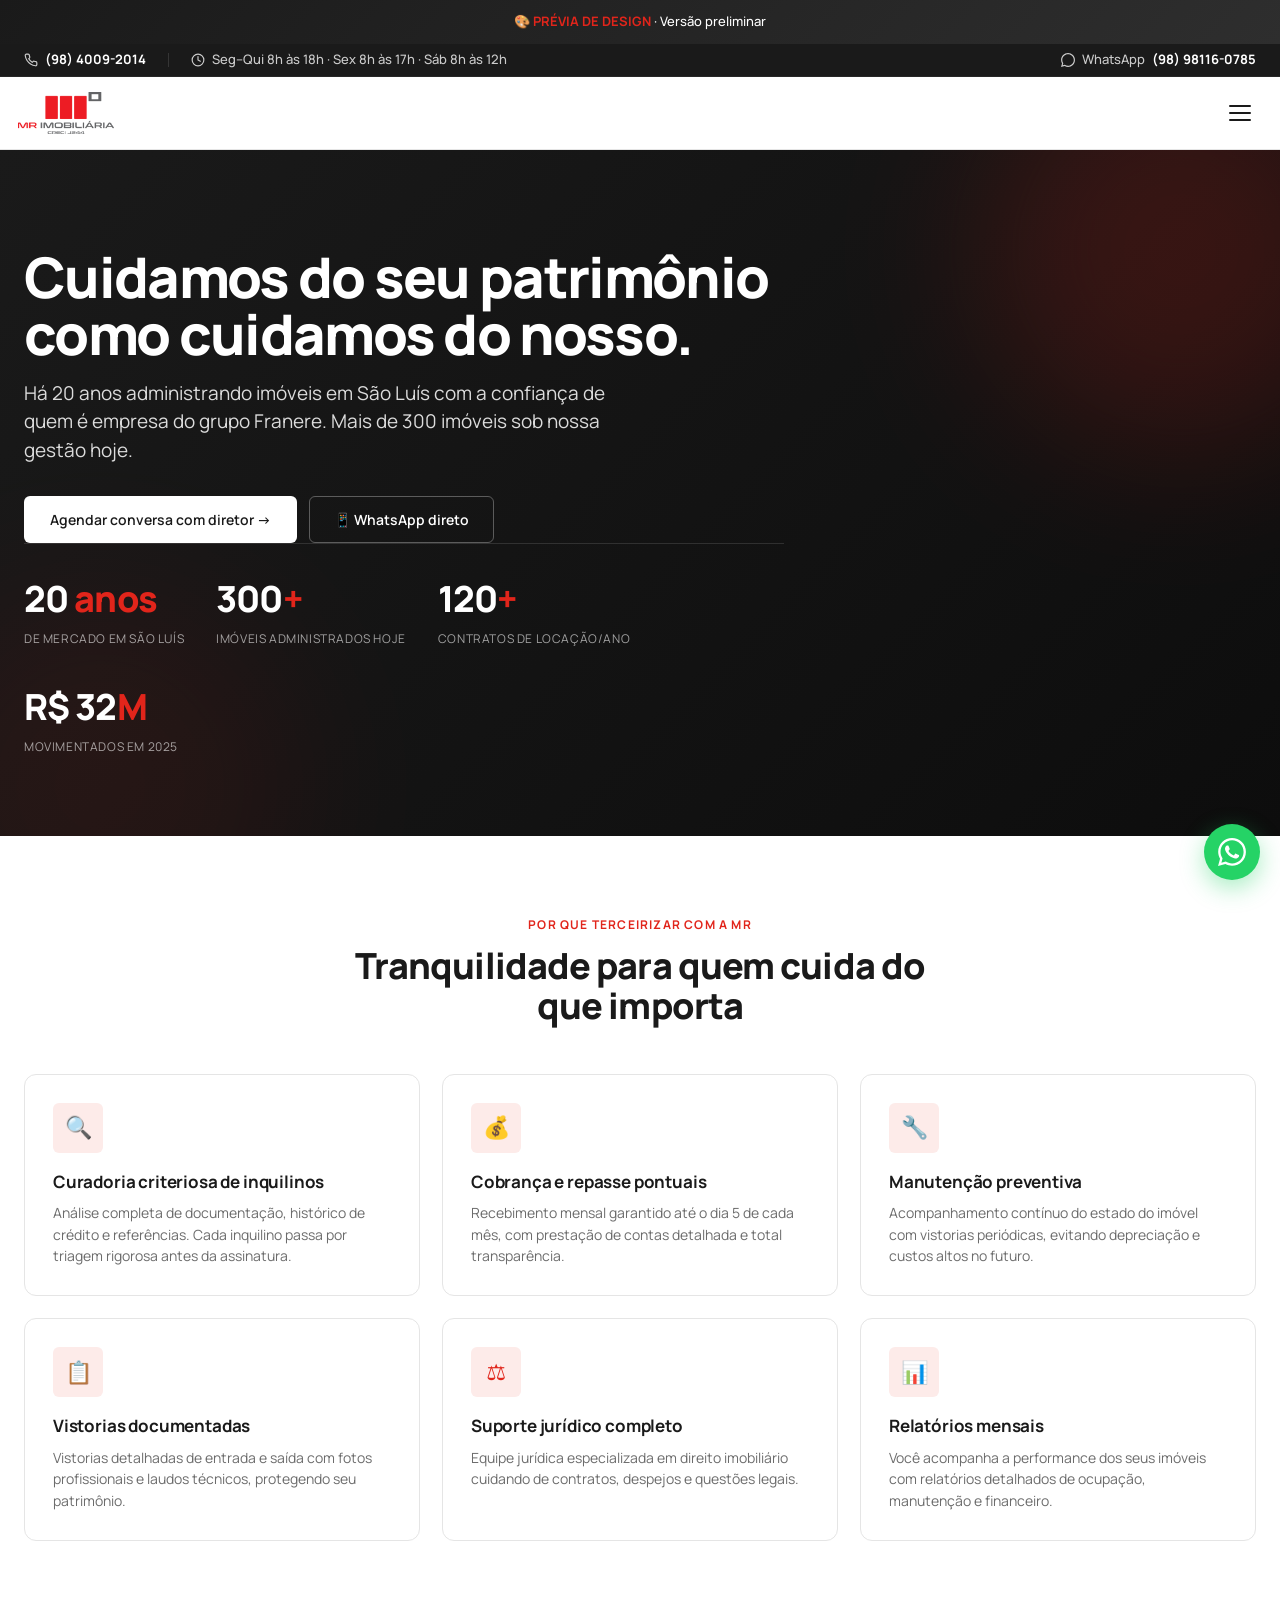
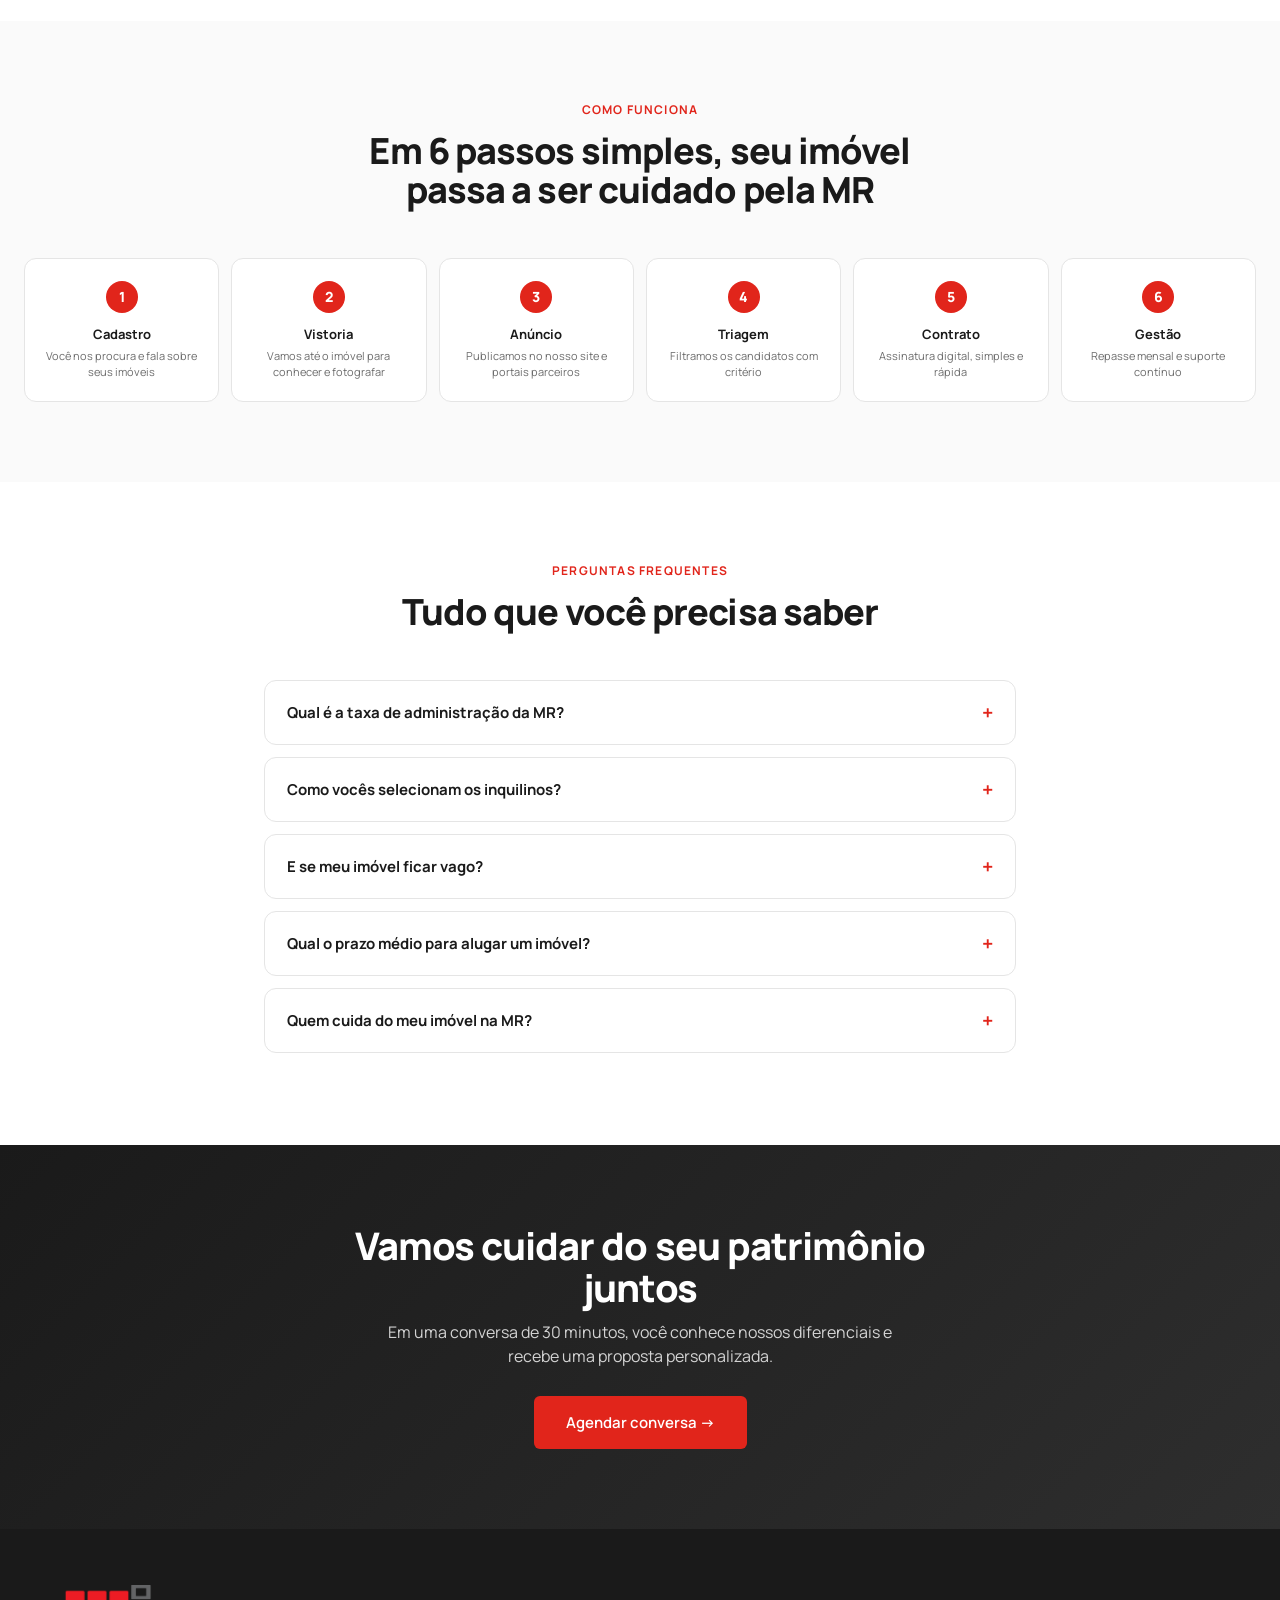
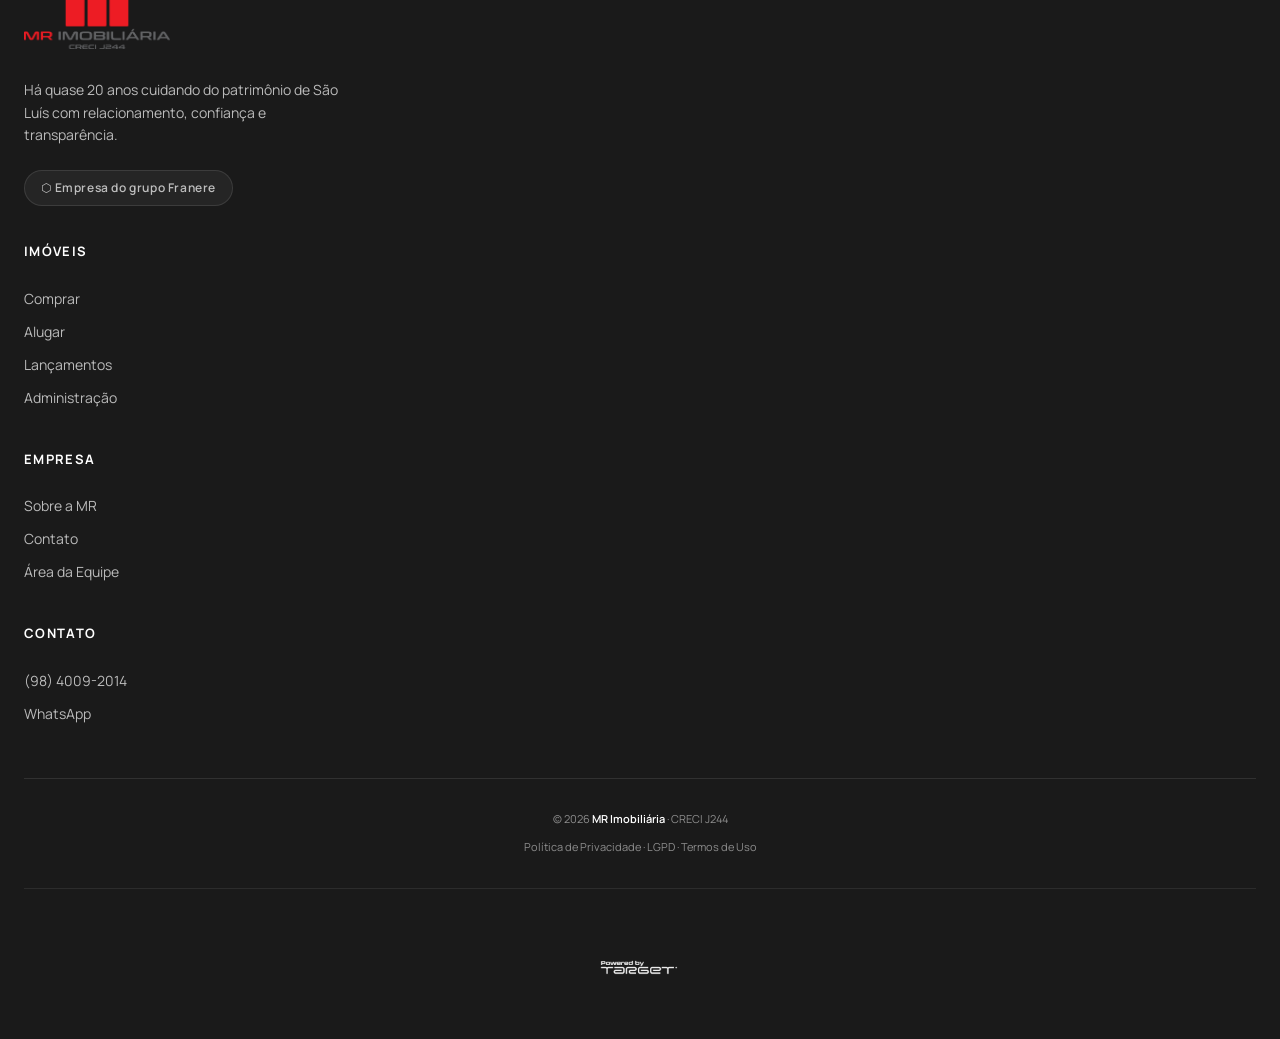
<file: administracao.html>
<!DOCTYPE html>
<html lang="pt-BR">
<head>
  <meta charset="UTF-8">
  <meta name="viewport" content="width=device-width, initial-scale=1.0, viewport-fit=cover">
  <meta name="theme-color" content="#E1251B">
  <title>Administração de Imóveis | MR Imobiliária</title>
  <link rel="preconnect" href="https://fonts.googleapis.com">
  <link rel="preconnect" href="https://fonts.gstatic.com" crossorigin>
  <link href="https://fonts.googleapis.com/css2?family=Manrope:wght@300;400;500;600;700;800&display=swap" rel="stylesheet">
  <link rel="stylesheet" href="shared.css">
  <style>
    .b2b-hero {
      position: relative;
      min-height: 480px;
      background: linear-gradient(135deg, var(--gray-950) 0%, #0d0d0d 100%);
      color: white;
      overflow: hidden;
    }
    .b2b-hero::before, .b2b-hero::after {
      content: ''; position: absolute;
      width: 400px; height: 400px;
      border-radius: 50%; filter: blur(80px);
      pointer-events: none;
    }
    .b2b-hero::before { top: -100px; right: -100px; background: var(--mr-red); opacity: 0.18; }
    .b2b-hero::after { bottom: -150px; left: -100px; background: var(--mr-red); opacity: 0.08; }
    .b2b-hero .container { position: relative; z-index: 2; padding: 80px 24px; }
    .b2b-hero .breadcrumb a, .b2b-hero .breadcrumb span { color: rgba(255,255,255,0.7); }
    .b2b-hero h1 {
      font-size: 56px; font-weight: 800;
      letter-spacing: -0.03em;
      line-height: 1.03;
      max-width: 760px;
      margin: 18px 0 16px;
    }
    .b2b-hero .sub {
      font-size: 19px;
      color: rgba(255,255,255,0.85);
      max-width: 620px;
      margin-bottom: 32px;
    }
    .b2b-hero .stats {
      display: flex; flex-wrap: wrap; gap: 32px;
      padding-top: 28px;
      border-top: 1px solid rgba(255,255,255,0.12);
      max-width: 760px;
    }
    .b2b-hero .stat {
      display: flex; flex-direction: column;
    }
    .b2b-hero .stat strong {
      font-size: 36px; font-weight: 800;
      letter-spacing: -0.025em;
    }
    .b2b-hero .stat strong span { color: var(--mr-red); }
    .b2b-hero .stat small {
      font-size: 12px;
      color: rgba(255,255,255,0.6);
      letter-spacing: 0.05em;
      text-transform: uppercase;
      margin-top: 4px;
    }
    .b2b-hero .cta-row { display: flex; gap: 12px; flex-wrap: wrap; margin-top: 32px; }
    .b2b-hero .btn-white-cta { background: white; color: var(--gray-950); padding: 14px 26px; }
    .b2b-hero .btn-white-cta:hover { transform: translateY(-2px); }

    .b2b-benefits { padding: 80px 0; }
    .b2b-grid {
      display: grid;
      grid-template-columns: repeat(3, 1fr);
      gap: 22px;
    }
    .b2b-card {
      background: white;
      border: 1px solid var(--gray-200);
      border-radius: var(--radius-md);
      padding: 28px;
      transition: all .3s;
    }
    .b2b-card:hover { border-color: var(--mr-red); transform: translateY(-4px); box-shadow: var(--shadow-md); }
    .b2b-card .icon {
      width: 50px; height: 50px;
      border-radius: var(--radius-sm);
      background: var(--mr-red-soft);
      color: var(--mr-red);
      display: flex; align-items: center; justify-content: center;
      font-size: 22px;
      margin-bottom: 16px;
    }
    .b2b-card h3 { font-size: 17px; font-weight: 700; letter-spacing: -0.01em; margin-bottom: 8px; }
    .b2b-card p { font-size: 14px; color: var(--gray-600); line-height: 1.55; }

    .b2b-process { background: var(--gray-50); padding: 80px 0; }
    .b2b-section-head { text-align: center; margin-bottom: 48px; }
    .b2b-section-head .sub { color: var(--mr-red); font-size: 12px; font-weight: 700; letter-spacing: 0.1em; text-transform: uppercase; margin-bottom: 12px; }
    .b2b-section-head h2 { font-size: 36px; font-weight: 800; letter-spacing: -0.025em; line-height: 1.1; max-width: 640px; margin: 0 auto; }

    .steps-row {
      display: grid;
      grid-template-columns: repeat(6, 1fr);
      gap: 12px;
    }
    .step-box {
      background: white;
      border: 1px solid var(--gray-200);
      border-radius: var(--radius-md);
      padding: 22px 18px;
      text-align: center;
      position: relative;
    }
    .step-box .num {
      width: 32px; height: 32px;
      border-radius: 50%;
      background: var(--mr-red); color: white;
      display: flex; align-items: center; justify-content: center;
      font-weight: 800; font-size: 14px;
      margin: 0 auto 12px;
    }
    .step-box strong { display: block; font-size: 13px; font-weight: 700; margin-bottom: 4px; }
    .step-box small { font-size: 11px; color: var(--gray-600); line-height: 1.4; display: block; }

    .b2b-faq { padding: 80px 0; }
    .faq-item {
      border: 1px solid var(--gray-200);
      border-radius: var(--radius-md);
      margin-bottom: 12px;
      overflow: hidden;
      background: white;
    }
    .faq-q {
      padding: 18px 22px;
      width: 100%; text-align: left;
      font-size: 15px; font-weight: 700;
      color: var(--gray-950);
      cursor: pointer;
      background: transparent;
      display: flex; justify-content: space-between; align-items: center;
      gap: 12px;
    }
    .faq-q::after { content: '+'; font-size: 20px; color: var(--mr-red); }
    .faq-item.open .faq-q::after { content: '−'; }
    .faq-a {
      padding: 0 22px;
      max-height: 0;
      overflow: hidden;
      transition: all .3s ease;
      font-size: 14px;
      color: var(--gray-700);
      line-height: 1.6;
    }
    .faq-item.open .faq-a {
      padding: 0 22px 18px;
      max-height: 500px;
    }

    .b2b-final-cta {
      background: linear-gradient(135deg, var(--gray-950), #2E2E2E);
      color: white;
      padding: 80px 0;
      text-align: center;
    }
    .b2b-final-cta h2 { font-size: 38px; font-weight: 800; letter-spacing: -0.025em; line-height: 1.1; margin-bottom: 12px; max-width: 640px; margin-left: auto; margin-right: auto; }
    .b2b-final-cta p { font-size: 16px; color: rgba(255,255,255,0.8); margin-bottom: 28px; max-width: 540px; margin-left: auto; margin-right: auto; }

    @media (max-width: 1024px) {
      .b2b-grid { grid-template-columns: repeat(2, 1fr); }
      .steps-row { grid-template-columns: repeat(3, 1fr); }
    }
    @media (max-width: 768px) {
      .b2b-hero .container { padding: 50px 18px; }
      .b2b-hero h1 { font-size: 32px; }
      .b2b-hero .sub { font-size: 15px; }
      .b2b-hero .stats { gap: 20px; padding-top: 22px; }
      .b2b-hero .stat strong { font-size: 26px; }
      .b2b-benefits, .b2b-process, .b2b-faq, .b2b-final-cta { padding: 56px 0; }
      .b2b-section-head h2, .b2b-final-cta h2 { font-size: 26px; }
      .b2b-grid { grid-template-columns: 1fr; }
      .steps-row { grid-template-columns: 1fr 1fr; }
    }
  </style>
</head>
<body>

  <div class="preview-banner">🎨 <strong>PRÉVIA DE DESIGN</strong> · Versão preliminar</div>

  <div class="top-info-bar">
    <div class="top-info-inner">
      <div class="top-info-group">
        <a href="tel:+559840092014" class="top-info-item">
          <svg viewBox="0 0 24 24" fill="none" stroke="currentColor" stroke-width="2" stroke-linecap="round" stroke-linejoin="round"><path d="M22 16.92v3a2 2 0 0 1-2.18 2 19.79 19.79 0 0 1-8.63-3.07 19.5 19.5 0 0 1-6-6 19.79 19.79 0 0 1-3.07-8.67A2 2 0 0 1 4.11 2h3a2 2 0 0 1 2 1.72 12.84 12.84 0 0 0 .7 2.81 2 2 0 0 1-.45 2.11L8.09 9.91a16 16 0 0 0 6 6l1.27-1.27a2 2 0 0 1 2.11-.45 12.84 12.84 0 0 0 2.81.7A2 2 0 0 1 22 16.92z"/></svg>
          <strong>(98) 4009-2014</strong>
        </a>
        <span class="top-info-divider"></span>
        <span class="top-info-item static label-hide-mobile">
          <svg viewBox="0 0 24 24" fill="none" stroke="currentColor" stroke-width="2" stroke-linecap="round" stroke-linejoin="round"><circle cx="12" cy="12" r="10"/><polyline points="12 6 12 12 16 14"/></svg>
          Seg–Qui 8h às 18h · Sex 8h às 17h · Sáb 8h às 12h
        </span>
      </div>
      <div class="top-info-group">
        <a href="https://wa.me/5598981160785" target="_blank" rel="noopener" class="top-info-item">
          <svg viewBox="0 0 24 24" fill="currentColor"><path d="M.057 24l1.687-6.163c-1.041-1.804-1.588-3.849-1.587-5.946.003-6.556 5.338-11.891 11.893-11.891 3.181.001 6.167 1.24 8.413 3.488 2.245 2.248 3.481 5.236 3.48 8.414-.003 6.557-5.338 11.892-11.893 11.892-1.99-.001-3.951-.5-5.688-1.448l-6.305 1.654zm6.597-3.807c1.676.995 3.276 1.591 5.392 1.592 5.448 0 9.886-4.434 9.889-9.885.002-5.462-4.415-9.89-9.881-9.892-5.452 0-9.887 4.434-9.889 9.884-.001 2.225.651 3.891 1.746 5.634l-.999 3.648 3.742-.981z"/></svg>
          WhatsApp <strong>(98) 98116-0785</strong>
        </a>
      </div>
    </div>
  </div>

  <header class="header">
    <div class="header-inner">
      <a href="index.html" class="logo"><img src="logo.png" alt="MR Imobiliária · CRECI J244" class="logo-img"></a>
      <nav id="primary-nav">
        <ul>
          <li><a href="comprar.html">Comprar</a></li>
          <li><a href="alugar.html">Alugar</a></li>
          <li><a href="lancamentos.html">Lançamentos</a></li>
          <li><a href="administracao.html" class="nav-active">Administração</a></li>
          <li><a href="index.html#sobre">Sobre</a></li>
          <li><a href="contato.html">Contato</a></li>
          <li class="mobile-only"><a href="equipe.html">🔒 Área da Equipe</a></li>
          <li class="mobile-cta"><a href="https://wa.me/5598981160785" target="_blank" rel="noopener noreferrer">Fale Conosco</a></li>
        </ul>
      </nav>
      <div class="header-actions">
        <a href="equipe.html" class="btn btn-ghost btn-team">
          <svg width="16" height="16" viewBox="0 0 24 24" fill="none" stroke="currentColor" stroke-width="2" stroke-linecap="round" stroke-linejoin="round"><rect x="3" y="11" width="18" height="11" rx="2"/><path d="M7 11V7a5 5 0 0 1 10 0v4"/></svg>
          <span>Área da Equipe</span>
        </a>
        <a href="https://wa.me/5598981160785" target="_blank" rel="noopener noreferrer" class="btn btn-primary">Fale Conosco</a>
      </div>
      <button class="menu-toggle" aria-label="Abrir menu" aria-expanded="false" aria-controls="primary-nav">
        <span></span><span></span><span></span>
      </button>
    </div>
  </header>
  <div class="mobile-overlay" aria-hidden="true"></div>

  <section class="b2b-hero">
    <div class="container">
      <nav class="breadcrumb">
        <a href="index.html">Início</a>
        <span>›</span>
        <span>Administração de Imóveis</span>
      </nav>
      <h1>Cuidamos do seu patrimônio como cuidamos do nosso.</h1>
      <p class="sub">Há 20 anos administrando imóveis em São Luís com a confiança de quem é empresa do grupo Franere. Mais de 300 imóveis sob nossa gestão hoje.</p>

      <div class="cta-row">
        <button class="btn btn-white-cta" onclick="openLeadModal({context:'b2b'})">Agendar conversa com diretor →</button>
        <a class="btn btn-ghost" style="border-color:rgba(255,255,255,0.3);color:white;" href="https://wa.me/5598981160785?text=Tenho%20interesse%20em%20conhecer%20o%20servi%C3%A7o%20de%20administra%C3%A7%C3%A3o%20de%20im%C3%B3veis%20da%20MR." target="_blank" rel="noopener">📱 WhatsApp direto</a>
      </div>

      <div class="stats">
        <div class="stat"><strong>20<span> anos</span></strong><small>De mercado em São Luís</small></div>
        <div class="stat"><strong>300<span>+</span></strong><small>Imóveis administrados hoje</small></div>
        <div class="stat"><strong>120<span>+</span></strong><small>Contratos de locação/ano</small></div>
        <div class="stat"><strong>R$ 32<span>M</span></strong><small>Movimentados em 2025</small></div>
      </div>
    </div>
  </section>

  <section class="b2b-benefits">
    <div class="container">
      <div class="b2b-section-head">
        <div class="sub">Por que terceirizar com a MR</div>
        <h2>Tranquilidade para quem cuida do que importa</h2>
      </div>

      <div class="b2b-grid">
        <div class="b2b-card">
          <div class="icon">🔍</div>
          <h3>Curadoria criteriosa de inquilinos</h3>
          <p>Análise completa de documentação, histórico de crédito e referências. Cada inquilino passa por triagem rigorosa antes da assinatura.</p>
        </div>
        <div class="b2b-card">
          <div class="icon">💰</div>
          <h3>Cobrança e repasse pontuais</h3>
          <p>Recebimento mensal garantido até o dia 5 de cada mês, com prestação de contas detalhada e total transparência.</p>
        </div>
        <div class="b2b-card">
          <div class="icon">🔧</div>
          <h3>Manutenção preventiva</h3>
          <p>Acompanhamento contínuo do estado do imóvel com vistorias periódicas, evitando depreciação e custos altos no futuro.</p>
        </div>
        <div class="b2b-card">
          <div class="icon">📋</div>
          <h3>Vistorias documentadas</h3>
          <p>Vistorias detalhadas de entrada e saída com fotos profissionais e laudos técnicos, protegendo seu patrimônio.</p>
        </div>
        <div class="b2b-card">
          <div class="icon">⚖</div>
          <h3>Suporte jurídico completo</h3>
          <p>Equipe jurídica especializada em direito imobiliário cuidando de contratos, despejos e questões legais.</p>
        </div>
        <div class="b2b-card">
          <div class="icon">📊</div>
          <h3>Relatórios mensais</h3>
          <p>Você acompanha a performance dos seus imóveis com relatórios detalhados de ocupação, manutenção e financeiro.</p>
        </div>
      </div>
    </div>
  </section>

  <section class="b2b-process">
    <div class="container">
      <div class="b2b-section-head">
        <div class="sub">Como funciona</div>
        <h2>Em 6 passos simples, seu imóvel passa a ser cuidado pela MR</h2>
      </div>

      <div class="steps-row">
        <div class="step-box"><div class="num">1</div><strong>Cadastro</strong><small>Você nos procura e fala sobre seus imóveis</small></div>
        <div class="step-box"><div class="num">2</div><strong>Vistoria</strong><small>Vamos até o imóvel para conhecer e fotografar</small></div>
        <div class="step-box"><div class="num">3</div><strong>Anúncio</strong><small>Publicamos no nosso site e portais parceiros</small></div>
        <div class="step-box"><div class="num">4</div><strong>Triagem</strong><small>Filtramos os candidatos com critério</small></div>
        <div class="step-box"><div class="num">5</div><strong>Contrato</strong><small>Assinatura digital, simples e rápida</small></div>
        <div class="step-box"><div class="num">6</div><strong>Gestão</strong><small>Repasse mensal e suporte contínuo</small></div>
      </div>
    </div>
  </section>

  <section class="b2b-faq">
    <div class="container" style="max-width: 800px;">
      <div class="b2b-section-head">
        <div class="sub">Perguntas frequentes</div>
        <h2>Tudo que você precisa saber</h2>
      </div>

      <div class="faq-item">
        <button class="faq-q" onclick="this.parentElement.classList.toggle('open')">Qual é a taxa de administração da MR?</button>
        <div class="faq-a">A taxa varia conforme o tipo e a quantidade de imóveis sob administração. Para investidores com mais de um imóvel, oferecemos condições especiais. Agende uma conversa com nosso diretor para receber uma proposta personalizada.</div>
      </div>
      <div class="faq-item">
        <button class="faq-q" onclick="this.parentElement.classList.toggle('open')">Como vocês selecionam os inquilinos?</button>
        <div class="faq-a">Fazemos análise completa: documentação pessoal, comprovante de renda (mínimo 3x o valor do aluguel), histórico no SPC/Serasa, referências comerciais e pessoais. Só fechamos contrato com inquilinos aprovados em todos os critérios.</div>
      </div>
      <div class="faq-item">
        <button class="faq-q" onclick="this.parentElement.classList.toggle('open')">E se meu imóvel ficar vago?</button>
        <div class="faq-a">Nossa taxa média de ocupação é de 95%. Caso o imóvel fique vago, trabalhamos ativamente para alugá-lo no menor prazo possível, com publicação em múltiplos canais (nosso site, portais parceiros, WhatsApp da nossa base de clientes).</div>
      </div>
      <div class="faq-item">
        <button class="faq-q" onclick="this.parentElement.classList.toggle('open')">Qual o prazo médio para alugar um imóvel?</button>
        <div class="faq-a">Depende muito do bairro, preço e estado do imóvel. Em bairros como Calhau, Renascença e Ponta D'Areia, o prazo médio é de 15 a 45 dias. Imóveis bem precificados e em bom estado costumam alugar em menos de 30 dias.</div>
      </div>
      <div class="faq-item">
        <button class="faq-q" onclick="this.parentElement.classList.toggle('open')">Quem cuida do meu imóvel na MR?</button>
        <div class="faq-a">Você terá um corretor responsável dedicado, que conhece seu imóvel e cuida pessoalmente de toda a relação. Além disso, você poderá acompanhar tudo via nossa área do cliente online (em desenvolvimento) e ter contato direto com o diretor Caio Regadas.</div>
      </div>
    </div>
  </section>

  <section class="b2b-final-cta">
    <div class="container">
      <h2>Vamos cuidar do seu patrimônio juntos</h2>
      <p>Em uma conversa de 30 minutos, você conhece nossos diferenciais e recebe uma proposta personalizada.</p>
      <button class="btn btn-primary" style="padding: 16px 32px; font-size: 15px;" onclick="openLeadModal({context:'b2b'})">Agendar conversa →</button>
    </div>
  </section>

  <!-- Footer -->
  <footer>
    <div class="container">
      <div class="footer-grid">
        <div class="footer-brand">
          <a href="index.html" class="logo"><img src="logo.png" alt="MR Imobiliária · CRECI J244" class="logo-img"></a>
          <p>Há quase 20 anos cuidando do patrimônio de São Luís com relacionamento, confiança e transparência.</p>
          <div class="footer-franere">⬡ Empresa do grupo Franere</div>
        </div>
        <div class="footer-col">
          <h4>Imóveis</h4>
          <ul>
            <li><a href="comprar.html">Comprar</a></li>
            <li><a href="alugar.html">Alugar</a></li>
            <li><a href="lancamentos.html">Lançamentos</a></li>
            <li><a href="administracao.html">Administração</a></li>
          </ul>
        </div>
        <div class="footer-col">
          <h4>Empresa</h4>
          <ul>
            <li><a href="index.html#sobre">Sobre a MR</a></li>
            <li><a href="contato.html">Contato</a></li>
            <li><a href="equipe.html">Área da Equipe</a></li>
          </ul>
        </div>
        <div class="footer-col">
          <h4>Contato</h4>
          <ul>
            <li><a href="tel:+559840092014">(98) 4009-2014</a></li>
            <li><a href="https://wa.me/5598981160785" target="_blank" rel="noopener">WhatsApp</a></li>
          </ul>
        </div>
      </div>
      <div class="footer-bottom">
        <div>© 2026 <strong>MR Imobiliária</strong> · CRECI J244</div>
        <div>Política de Privacidade · LGPD · Termos de Uso</div>
      </div>
      <div class="footer-credit">
        <a href="https://www.instagram.com/target_midia" target="_blank" rel="noopener noreferrer"><img src="powered-by-target.png" alt="Site desenvolvido por Target"></a>
      </div>
    </div>
  </footer>

  <a href="https://wa.me/5598981160785" target="_blank" rel="noopener noreferrer" class="whatsapp-float">
    <svg viewBox="0 0 24 24"><path d="M.057 24l1.687-6.163c-1.041-1.804-1.588-3.849-1.587-5.946.003-6.556 5.338-11.891 11.893-11.891 3.181.001 6.167 1.24 8.413 3.488 2.245 2.248 3.481 5.236 3.48 8.414-.003 6.557-5.338 11.892-11.893 11.892-1.99-.001-3.951-.5-5.688-1.448l-6.305 1.654zm6.597-3.807c1.676.995 3.276 1.591 5.392 1.592 5.448 0 9.886-4.434 9.889-9.885.002-5.462-4.415-9.89-9.881-9.892-5.452 0-9.887 4.434-9.889 9.884-.001 2.225.651 3.891 1.746 5.634l-.999 3.648 3.742-.981zm11.387-5.464c-.074-.124-.272-.198-.57-.347-.297-.149-1.758-.868-2.031-.967-.272-.099-.47-.149-.669.149-.198.297-.768.967-.941 1.165-.173.198-.347.223-.644.074-.297-.149-1.255-.462-2.39-1.475-.883-.788-1.48-1.761-1.653-2.059-.173-.297-.018-.458.13-.606.134-.133.297-.347.446-.521.149-.174.198-.298.297-.496.099-.198.05-.372-.025-.521-.075-.149-.669-1.612-.916-2.207-.242-.579-.487-.501-.669-.51l-.57-.01c-.198 0-.52.074-.792.372s-1.04 1.016-1.04 2.479 1.065 2.876 1.213 3.074c.149.198 2.095 3.2 5.076 4.487.709.306 1.263.489 1.694.626.712.226 1.36.194 1.872.118.571-.085 1.758-.719 2.006-1.413.248-.694.248-1.289.173-1.413z"/></svg>
  </a>

  <script src="shared.js"></script>
</body>
</html>
</file>
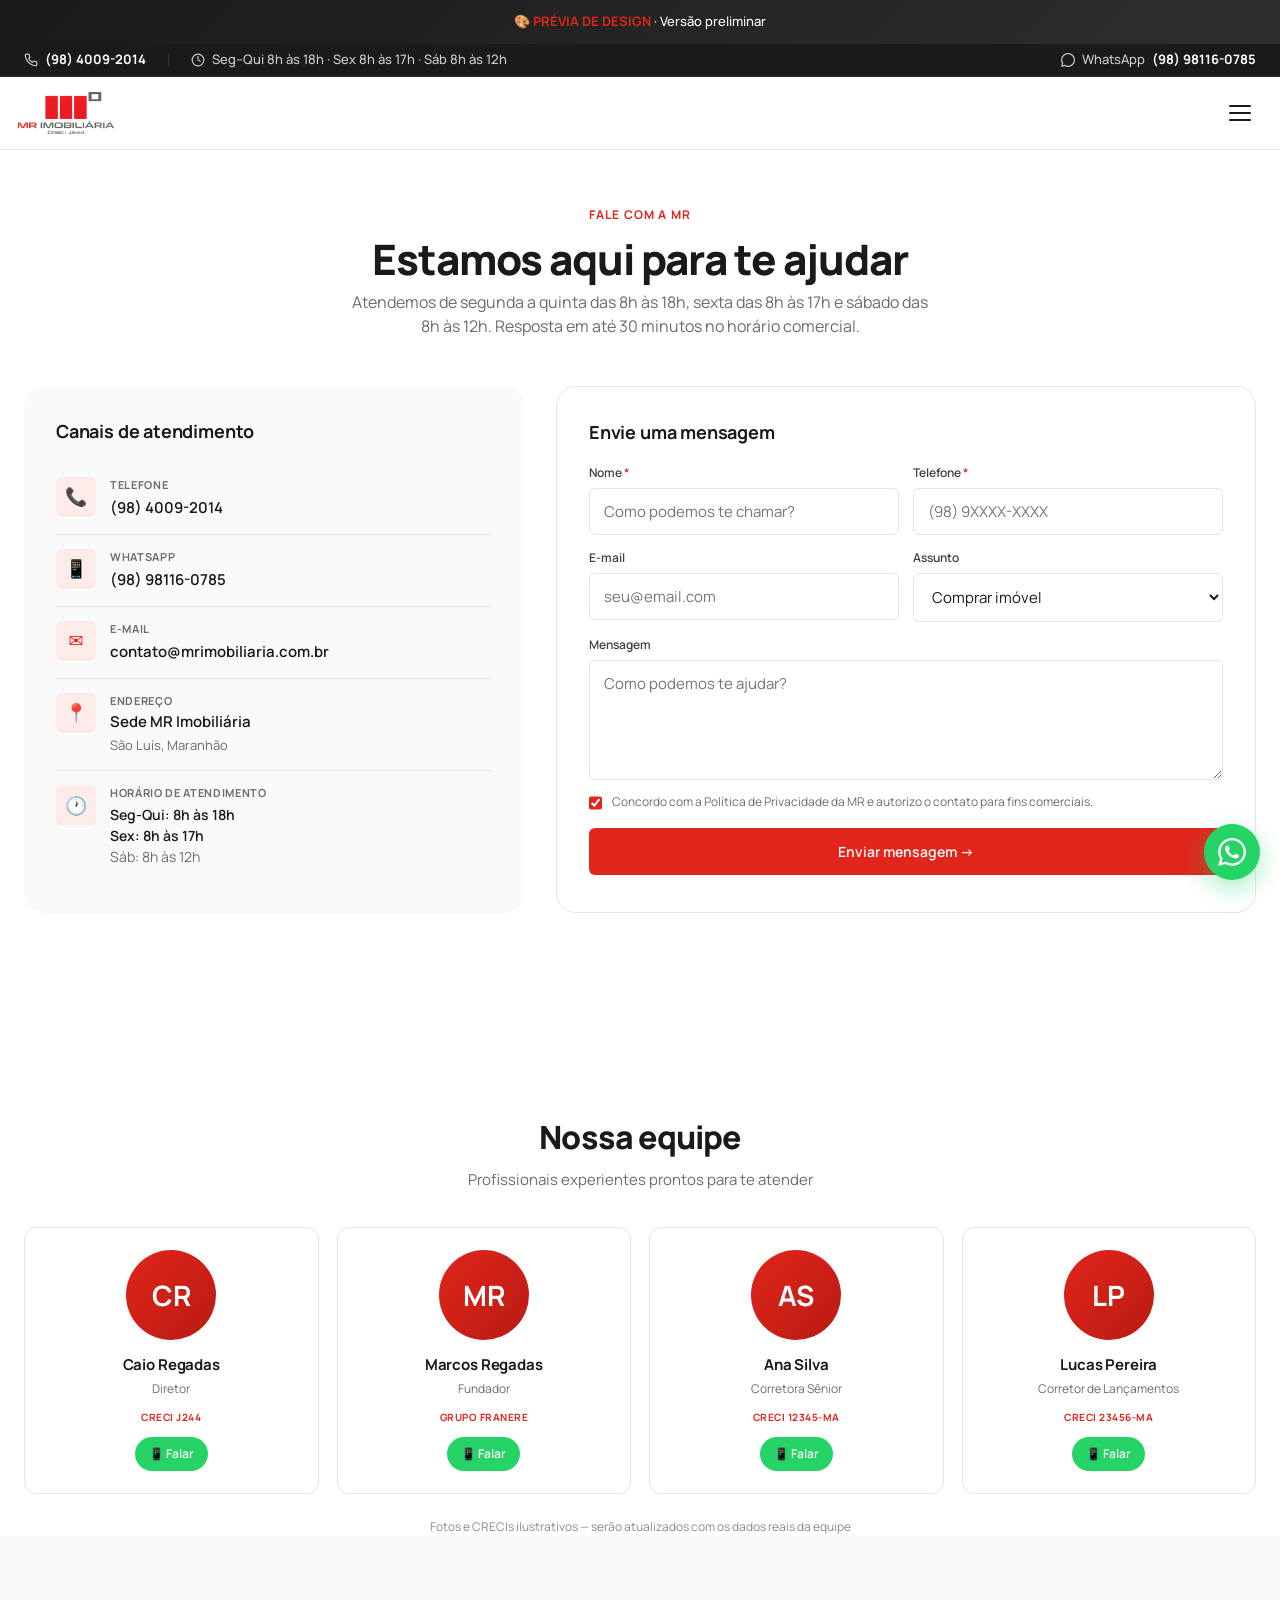
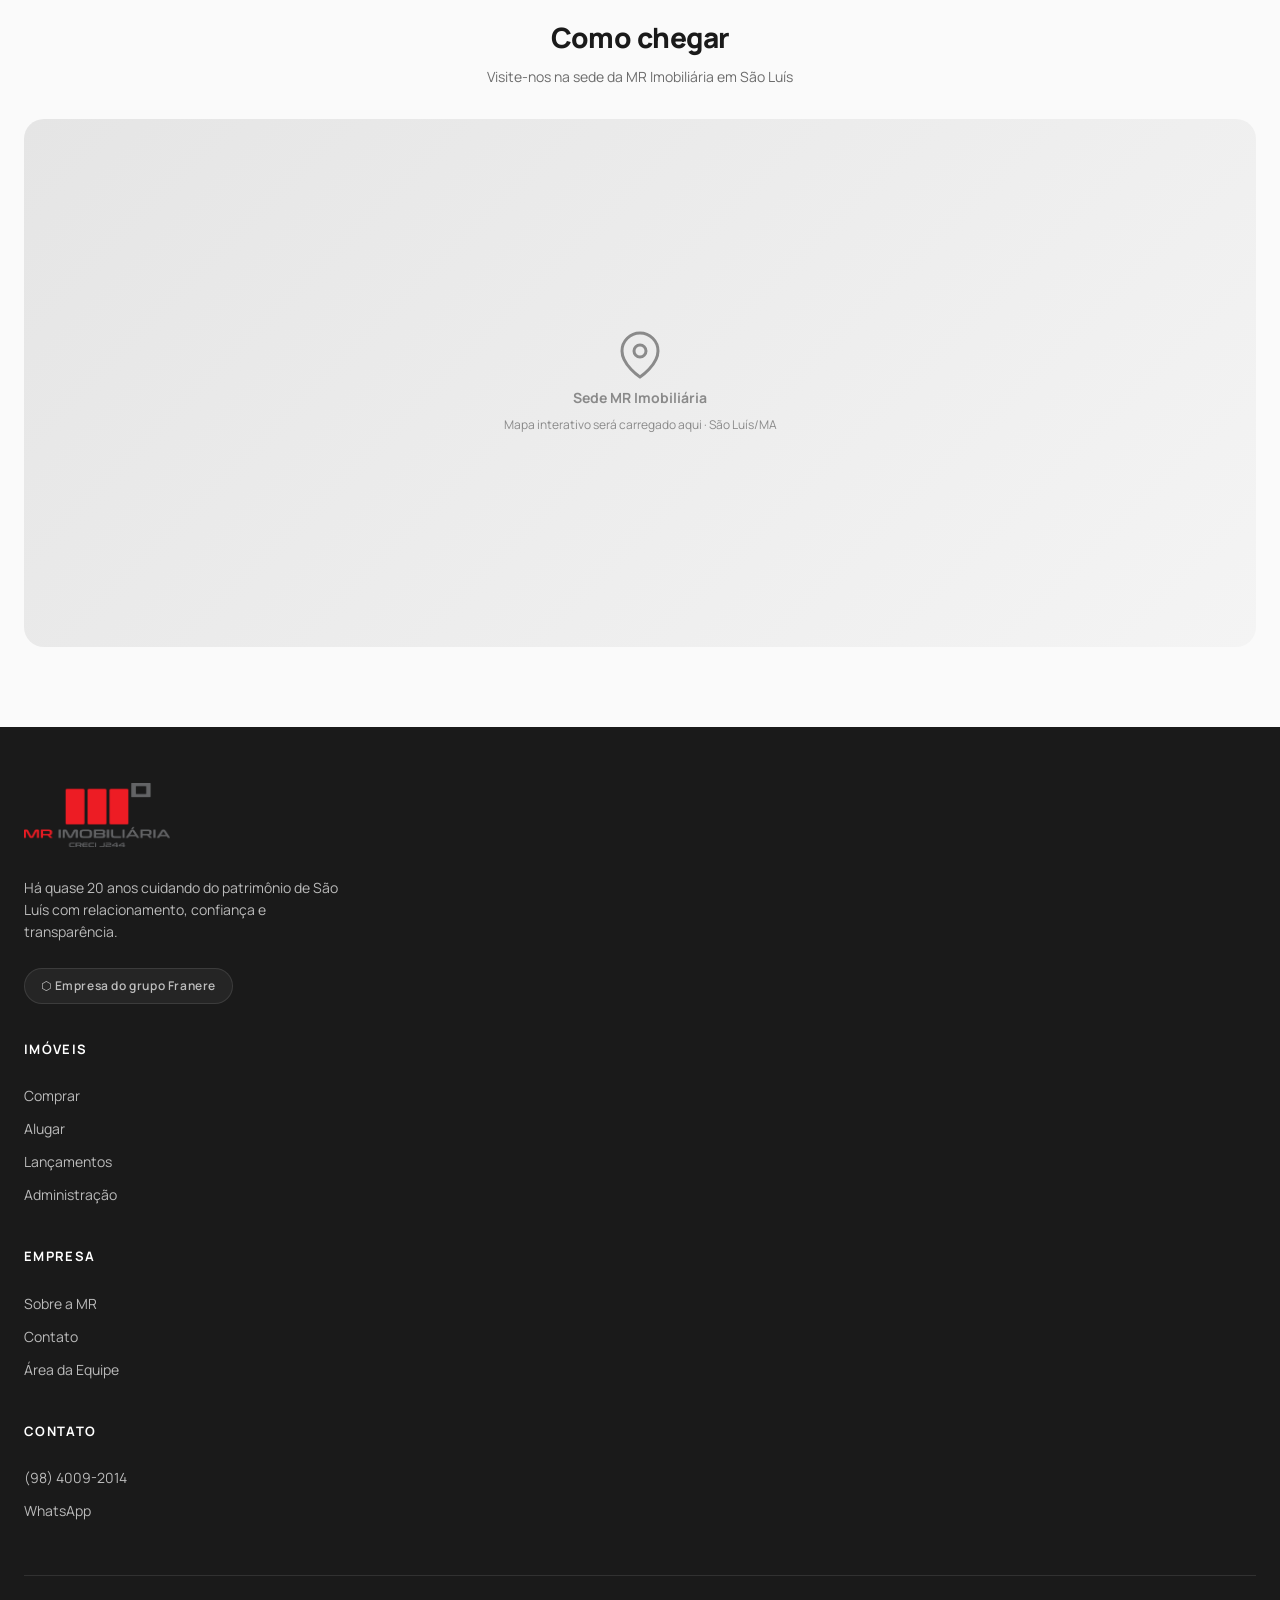
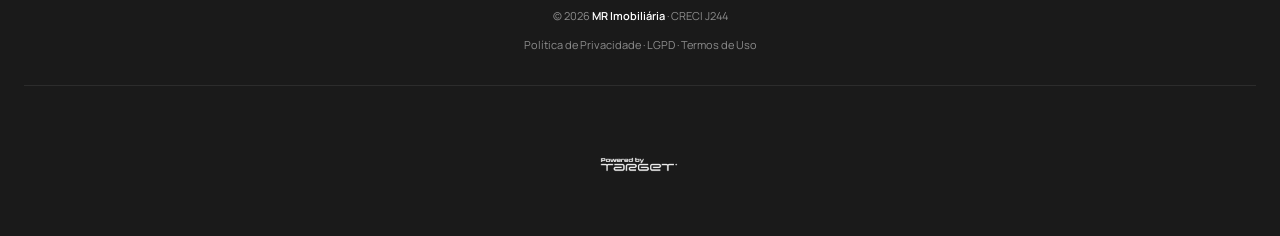
<file: contato.html>
<!DOCTYPE html>
<html lang="pt-BR">
<head>
  <meta charset="UTF-8">
  <meta name="viewport" content="width=device-width, initial-scale=1.0, viewport-fit=cover">
  <meta name="theme-color" content="#E1251B">
  <title>Contato e Equipe | MR Imobiliária</title>
  <link rel="preconnect" href="https://fonts.googleapis.com">
  <link rel="preconnect" href="https://fonts.gstatic.com" crossorigin>
  <link href="https://fonts.googleapis.com/css2?family=Manrope:wght@300;400;500;600;700;800&display=swap" rel="stylesheet">
  <link rel="stylesheet" href="shared.css">
  <style>
    .contato-page { padding: 56px 0 80px; }
    .contato-head { text-align: center; margin-bottom: 48px; }
    .contato-head .sub { color: var(--mr-red); font-size: 12px; font-weight: 700; letter-spacing: 0.1em; text-transform: uppercase; margin-bottom: 12px; }
    .contato-head h1 { font-size: 42px; font-weight: 800; letter-spacing: -0.025em; line-height: 1.1; margin-bottom: 8px; }
    .contato-head p { font-size: 16px; color: var(--gray-600); max-width: 580px; margin: 0 auto; }

    .contato-grid {
      display: grid;
      grid-template-columns: 1fr 1.4fr;
      gap: 32px;
      margin-bottom: 60px;
    }
    .contato-info {
      background: var(--gray-50);
      border-radius: var(--radius-lg);
      padding: 32px;
    }
    .contato-info h3 { font-size: 18px; font-weight: 700; letter-spacing: -0.01em; margin-bottom: 18px; }
    .contato-item {
      display: flex; gap: 14px;
      padding: 14px 0;
      border-bottom: 1px solid var(--gray-200);
    }
    .contato-item:last-of-type { border-bottom: none; }
    .contato-item .icon {
      width: 40px; height: 40px;
      border-radius: var(--radius-sm);
      background: var(--mr-red-soft);
      color: var(--mr-red);
      display: flex; align-items: center; justify-content: center;
      font-size: 18px; flex-shrink: 0;
    }
    .contato-item .info { flex: 1; min-width: 0; }
    .contato-item .label { font-size: 11px; font-weight: 700; color: var(--gray-600); letter-spacing: 0.06em; text-transform: uppercase; margin-bottom: 2px; }
    .contato-item .value { font-size: 15px; font-weight: 600; color: var(--gray-950); }
    .contato-item a.value:hover { color: var(--mr-red); }

    .contato-form-card {
      background: white;
      border: 1px solid var(--gray-200);
      border-radius: var(--radius-lg);
      padding: 32px;
    }
    .contato-form-card h3 { font-size: 18px; font-weight: 700; letter-spacing: -0.01em; margin-bottom: 18px; }
    .form-row {
      display: grid;
      grid-template-columns: 1fr 1fr;
      gap: 14px;
      margin-bottom: 14px;
    }
    .form-group-c { display: flex; flex-direction: column; gap: 6px; }
    .form-group-c label { font-size: 12px; font-weight: 600; color: var(--gray-700); }
    .form-group-c .req { color: var(--mr-red); }
    .form-input-c {
      padding: 12px 14px;
      font-size: 15px;
      border: 1px solid var(--gray-200);
      border-radius: var(--radius-sm);
      background: white;
      color: var(--gray-950);
      transition: all .2s;
      font-family: inherit;
      width: 100%;
    }
    .form-input-c:focus { outline: none; border-color: var(--mr-red); box-shadow: 0 0 0 3px rgba(225,37,27,0.12); }
    textarea.form-input-c { min-height: 120px; resize: vertical; }
    .form-row-full { margin-bottom: 14px; }
    .form-row-full .form-group-c { display: flex; }

    .team-section { padding: 60px 0 0; }
    .team-section h2 { font-size: 32px; font-weight: 800; letter-spacing: -0.025em; text-align: center; margin-bottom: 8px; }
    .team-section .sub-team { text-align: center; font-size: 15px; color: var(--gray-600); margin-bottom: 36px; }
    .team-grid {
      display: grid;
      grid-template-columns: repeat(4, 1fr);
      gap: 18px;
    }
    .team-card {
      text-align: center;
      padding: 22px 18px;
      background: white;
      border: 1px solid var(--gray-200);
      border-radius: var(--radius-md);
      transition: all .2s;
    }
    .team-card:hover { border-color: var(--mr-red); box-shadow: var(--shadow-md); transform: translateY(-3px); }
    .team-avatar {
      width: 90px; height: 90px;
      border-radius: 50%;
      background: linear-gradient(135deg, var(--mr-red), #b81b13);
      color: white;
      display: flex; align-items: center; justify-content: center;
      font-weight: 700;
      font-size: 28px;
      margin: 0 auto 14px;
    }
    .team-name { font-size: 15px; font-weight: 700; letter-spacing: -0.01em; margin-bottom: 3px; }
    .team-role { font-size: 12px; color: var(--gray-600); margin-bottom: 12px; }
    .team-creci { font-size: 10px; font-weight: 700; color: var(--mr-red); letter-spacing: 0.05em; text-transform: uppercase; margin-bottom: 12px; }
    .team-whatsapp {
      display: inline-flex; align-items: center; gap: 6px;
      padding: 8px 14px;
      background: #25D366; color: white;
      border-radius: 100px;
      font-size: 12px; font-weight: 600;
      transition: all .2s;
    }
    .team-whatsapp:hover { background: #1faa55; }

    .map-section { padding: 80px 0; background: var(--gray-50); }
    .map-section h2 { font-size: 28px; font-weight: 800; letter-spacing: -0.02em; text-align: center; margin-bottom: 8px; }
    .map-section p { text-align: center; color: var(--gray-600); margin-bottom: 32px; font-size: 14px; }
    .map-box {
      aspect-ratio: 21/9;
      background: linear-gradient(135deg, var(--gray-200), var(--gray-100));
      border-radius: var(--radius-lg);
      display: flex; flex-direction: column; align-items: center; justify-content: center;
      color: var(--gray-500);
      font-size: 14px;
      gap: 8px;
    }
    .map-box svg { width: 48px; height: 48px; }

    @media (max-width: 1024px) {
      .team-grid { grid-template-columns: repeat(2, 1fr); }
      .contato-grid { grid-template-columns: 1fr; }
    }
    @media (max-width: 768px) {
      .contato-head h1 { font-size: 28px; }
      .contato-info, .contato-form-card { padding: 22px; }
      .form-row { grid-template-columns: 1fr; }
      .form-input-c { font-size: 16px; padding: 13px 14px; }
      .team-section h2 { font-size: 24px; }
      .team-grid { grid-template-columns: 1fr 1fr; gap: 12px; }
      .team-card { padding: 18px 14px; }
      .team-avatar { width: 72px; height: 72px; font-size: 22px; }
      .team-name { font-size: 14px; }
      .map-box { aspect-ratio: 4/3; }
    }
    @media (max-width: 480px) {
      .team-grid { grid-template-columns: 1fr; }
    }
  </style>
</head>
<body>

  <div class="preview-banner">🎨 <strong>PRÉVIA DE DESIGN</strong> · Versão preliminar</div>

  <div class="top-info-bar">
    <div class="top-info-inner">
      <div class="top-info-group">
        <a href="tel:+559840092014" class="top-info-item">
          <svg viewBox="0 0 24 24" fill="none" stroke="currentColor" stroke-width="2" stroke-linecap="round" stroke-linejoin="round"><path d="M22 16.92v3a2 2 0 0 1-2.18 2 19.79 19.79 0 0 1-8.63-3.07 19.5 19.5 0 0 1-6-6 19.79 19.79 0 0 1-3.07-8.67A2 2 0 0 1 4.11 2h3a2 2 0 0 1 2 1.72 12.84 12.84 0 0 0 .7 2.81 2 2 0 0 1-.45 2.11L8.09 9.91a16 16 0 0 0 6 6l1.27-1.27a2 2 0 0 1 2.11-.45 12.84 12.84 0 0 0 2.81.7A2 2 0 0 1 22 16.92z"/></svg>
          <strong>(98) 4009-2014</strong>
        </a>
        <span class="top-info-divider"></span>
        <span class="top-info-item static label-hide-mobile">
          <svg viewBox="0 0 24 24" fill="none" stroke="currentColor" stroke-width="2" stroke-linecap="round" stroke-linejoin="round"><circle cx="12" cy="12" r="10"/><polyline points="12 6 12 12 16 14"/></svg>
          Seg–Qui 8h às 18h · Sex 8h às 17h · Sáb 8h às 12h
        </span>
      </div>
      <div class="top-info-group">
        <a href="https://wa.me/5598981160785" target="_blank" rel="noopener" class="top-info-item">
          <svg viewBox="0 0 24 24" fill="currentColor"><path d="M.057 24l1.687-6.163c-1.041-1.804-1.588-3.849-1.587-5.946.003-6.556 5.338-11.891 11.893-11.891 3.181.001 6.167 1.24 8.413 3.488 2.245 2.248 3.481 5.236 3.48 8.414-.003 6.557-5.338 11.892-11.893 11.892-1.99-.001-3.951-.5-5.688-1.448l-6.305 1.654zm6.597-3.807c1.676.995 3.276 1.591 5.392 1.592 5.448 0 9.886-4.434 9.889-9.885.002-5.462-4.415-9.89-9.881-9.892-5.452 0-9.887 4.434-9.889 9.884-.001 2.225.651 3.891 1.746 5.634l-.999 3.648 3.742-.981z"/></svg>
          WhatsApp <strong>(98) 98116-0785</strong>
        </a>
      </div>
    </div>
  </div>

  <header class="header">
    <div class="header-inner">
      <a href="index.html" class="logo"><img src="logo.png" alt="MR Imobiliária · CRECI J244" class="logo-img"></a>
      <nav id="primary-nav">
        <ul>
          <li><a href="comprar.html">Comprar</a></li>
          <li><a href="alugar.html">Alugar</a></li>
          <li><a href="lancamentos.html">Lançamentos</a></li>
          <li><a href="administracao.html">Administração</a></li>
          <li><a href="index.html#sobre">Sobre</a></li>
          <li><a href="contato.html" class="nav-active">Contato</a></li>
          <li class="mobile-only"><a href="equipe.html">🔒 Área da Equipe</a></li>
          <li class="mobile-cta"><a href="https://wa.me/5598981160785" target="_blank" rel="noopener noreferrer">Fale Conosco</a></li>
        </ul>
      </nav>
      <div class="header-actions">
        <a href="equipe.html" class="btn btn-ghost btn-team">
          <svg width="16" height="16" viewBox="0 0 24 24" fill="none" stroke="currentColor" stroke-width="2" stroke-linecap="round" stroke-linejoin="round"><rect x="3" y="11" width="18" height="11" rx="2"/><path d="M7 11V7a5 5 0 0 1 10 0v4"/></svg>
          <span>Área da Equipe</span>
        </a>
        <a href="https://wa.me/5598981160785" target="_blank" rel="noopener noreferrer" class="btn btn-primary">Fale Conosco</a>
      </div>
      <button class="menu-toggle" aria-label="Abrir menu" aria-expanded="false" aria-controls="primary-nav">
        <span></span><span></span><span></span>
      </button>
    </div>
  </header>
  <div class="mobile-overlay" aria-hidden="true"></div>

  <section class="contato-page">
    <div class="container">
      <div class="contato-head">
        <div class="sub">Fale com a MR</div>
        <h1>Estamos aqui para te ajudar</h1>
        <p>Atendemos de segunda a quinta das 8h às 18h, sexta das 8h às 17h e sábado das 8h às 12h. Resposta em até 30 minutos no horário comercial.</p>
      </div>

      <div class="contato-grid">
        <div class="contato-info">
          <h3>Canais de atendimento</h3>

          <div class="contato-item">
            <div class="icon">📞</div>
            <div class="info">
              <div class="label">Telefone</div>
              <a class="value" href="tel:+559840092014">(98) 4009-2014</a>
            </div>
          </div>

          <div class="contato-item">
            <div class="icon">📱</div>
            <div class="info">
              <div class="label">WhatsApp</div>
              <a class="value" href="https://wa.me/5598981160785" target="_blank" rel="noopener">(98) 98116-0785</a>
            </div>
          </div>

          <div class="contato-item">
            <div class="icon">✉</div>
            <div class="info">
              <div class="label">E-mail</div>
              <a class="value" href="mailto:contato@mrimobiliaria.com.br">contato@mrimobiliaria.com.br</a>
            </div>
          </div>

          <div class="contato-item">
            <div class="icon">📍</div>
            <div class="info">
              <div class="label">Endereço</div>
              <div class="value">Sede MR Imobiliária<br><span style="font-weight:400;color:var(--gray-600);font-size:13px;">São Luís, Maranhão</span></div>
            </div>
          </div>

          <div class="contato-item">
            <div class="icon">🕐</div>
            <div class="info">
              <div class="label">Horário de atendimento</div>
              <div class="value" style="font-size:14px;">
                Seg-Qui: 8h às 18h<br>
                Sex: 8h às 17h<br>
                <span style="font-weight:400;color:var(--gray-600);">Sáb: 8h às 12h</span>
              </div>
            </div>
          </div>
        </div>

        <div class="contato-form-card">
          <h3>Envie uma mensagem</h3>
          <form id="contatoForm" onsubmit="return submitContato(event)">
            <div class="form-row">
              <div class="form-group-c">
                <label>Nome <span class="req">*</span></label>
                <input class="form-input-c" type="text" id="cNome" placeholder="Como podemos te chamar?" required>
              </div>
              <div class="form-group-c">
                <label>Telefone <span class="req">*</span></label>
                <input class="form-input-c" type="tel" id="cPhone" placeholder="(98) 9XXXX-XXXX" required>
              </div>
            </div>
            <div class="form-row">
              <div class="form-group-c">
                <label>E-mail</label>
                <input class="form-input-c" type="email" id="cEmail" placeholder="seu@email.com">
              </div>
              <div class="form-group-c">
                <label>Assunto</label>
                <select class="form-input-c" id="cAssunto">
                  <option>Comprar imóvel</option>
                  <option>Alugar imóvel</option>
                  <option>Cadastrar meu imóvel</option>
                  <option>Lançamentos</option>
                  <option>Trabalhar conosco</option>
                  <option>Outros</option>
                </select>
              </div>
            </div>
            <div class="form-row-full">
              <div class="form-group-c">
                <label>Mensagem</label>
                <textarea class="form-input-c" id="cMsg" placeholder="Como podemos te ajudar?"></textarea>
              </div>
            </div>
            <label class="lead-modal-consent" style="margin-bottom:18px;">
              <input type="checkbox" id="cConsent" checked>
              <span>Concordo com a Política de Privacidade da MR e autorizo o contato para fins comerciais.</span>
            </label>
            <button type="submit" class="btn btn-primary" style="width:100%; justify-content:center; padding:14px;">Enviar mensagem →</button>
          </form>
        </div>
      </div>
    </div>
  </section>

  <section class="team-section">
    <div class="container">
      <h2>Nossa equipe</h2>
      <p class="sub-team">Profissionais experientes prontos para te atender</p>

      <div class="team-grid">
        <div class="team-card">
          <div class="team-avatar">CR</div>
          <div class="team-name">Caio Regadas</div>
          <div class="team-role">Diretor</div>
          <div class="team-creci">CRECI J244</div>
          <a class="team-whatsapp" href="https://wa.me/5598981160785" target="_blank" rel="noopener">📱 Falar</a>
        </div>
        <div class="team-card">
          <div class="team-avatar">MR</div>
          <div class="team-name">Marcos Regadas</div>
          <div class="team-role">Fundador</div>
          <div class="team-creci">Grupo Franere</div>
          <a class="team-whatsapp" href="https://wa.me/5598981160785" target="_blank" rel="noopener">📱 Falar</a>
        </div>
        <div class="team-card">
          <div class="team-avatar">AS</div>
          <div class="team-name">Ana Silva</div>
          <div class="team-role">Corretora Sênior</div>
          <div class="team-creci">CRECI 12345-MA</div>
          <a class="team-whatsapp" href="https://wa.me/5598981160785" target="_blank" rel="noopener">📱 Falar</a>
        </div>
        <div class="team-card">
          <div class="team-avatar">LP</div>
          <div class="team-name">Lucas Pereira</div>
          <div class="team-role">Corretor de Lançamentos</div>
          <div class="team-creci">CRECI 23456-MA</div>
          <a class="team-whatsapp" href="https://wa.me/5598981160785" target="_blank" rel="noopener">📱 Falar</a>
        </div>
      </div>
      <p style="text-align:center; color:var(--gray-500); font-size:12px; margin-top:24px;">Fotos e CRECIs ilustrativos — serão atualizados com os dados reais da equipe</p>
    </div>
  </section>

  <section class="map-section">
    <div class="container">
      <h2>Como chegar</h2>
      <p>Visite-nos na sede da MR Imobiliária em São Luís</p>
      <div class="map-box">
        <svg viewBox="0 0 24 24" fill="none" stroke="currentColor" stroke-width="1.5"><path d="M21 10c0 7-9 13-9 13s-9-6-9-13a9 9 0 0 1 18 0z"/><circle cx="12" cy="10" r="3"/></svg>
        <div><strong>Sede MR Imobiliária</strong></div>
        <div style="font-size:12px;">Mapa interativo será carregado aqui · São Luís/MA</div>
      </div>
    </div>
  </section>

  <!-- Footer -->
  <footer>
    <div class="container">
      <div class="footer-grid">
        <div class="footer-brand">
          <a href="index.html" class="logo"><img src="logo.png" alt="MR Imobiliária · CRECI J244" class="logo-img"></a>
          <p>Há quase 20 anos cuidando do patrimônio de São Luís com relacionamento, confiança e transparência.</p>
          <div class="footer-franere">⬡ Empresa do grupo Franere</div>
        </div>
        <div class="footer-col">
          <h4>Imóveis</h4>
          <ul>
            <li><a href="comprar.html">Comprar</a></li>
            <li><a href="alugar.html">Alugar</a></li>
            <li><a href="lancamentos.html">Lançamentos</a></li>
            <li><a href="administracao.html">Administração</a></li>
          </ul>
        </div>
        <div class="footer-col">
          <h4>Empresa</h4>
          <ul>
            <li><a href="index.html#sobre">Sobre a MR</a></li>
            <li><a href="contato.html">Contato</a></li>
            <li><a href="equipe.html">Área da Equipe</a></li>
          </ul>
        </div>
        <div class="footer-col">
          <h4>Contato</h4>
          <ul>
            <li><a href="tel:+559840092014">(98) 4009-2014</a></li>
            <li><a href="https://wa.me/5598981160785" target="_blank" rel="noopener">WhatsApp</a></li>
          </ul>
        </div>
      </div>
      <div class="footer-bottom">
        <div>© 2026 <strong>MR Imobiliária</strong> · CRECI J244</div>
        <div>Política de Privacidade · LGPD · Termos de Uso</div>
      </div>
      <div class="footer-credit">
        <a href="https://www.instagram.com/target_midia" target="_blank" rel="noopener noreferrer"><img src="powered-by-target.png" alt="Site desenvolvido por Target"></a>
      </div>
    </div>
  </footer>

  <a href="https://wa.me/5598981160785" target="_blank" rel="noopener noreferrer" class="whatsapp-float">
    <svg viewBox="0 0 24 24"><path d="M.057 24l1.687-6.163c-1.041-1.804-1.588-3.849-1.587-5.946.003-6.556 5.338-11.891 11.893-11.891 3.181.001 6.167 1.24 8.413 3.488 2.245 2.248 3.481 5.236 3.48 8.414-.003 6.557-5.338 11.892-11.893 11.892-1.99-.001-3.951-.5-5.688-1.448l-6.305 1.654zm6.597-3.807c1.676.995 3.276 1.591 5.392 1.592 5.448 0 9.886-4.434 9.889-9.885.002-5.462-4.415-9.89-9.881-9.892-5.452 0-9.887 4.434-9.889 9.884-.001 2.225.651 3.891 1.746 5.634l-.999 3.648 3.742-.981zm11.387-5.464c-.074-.124-.272-.198-.57-.347-.297-.149-1.758-.868-2.031-.967-.272-.099-.47-.149-.669.149-.198.297-.768.967-.941 1.165-.173.198-.347.223-.644.074-.297-.149-1.255-.462-2.39-1.475-.883-.788-1.48-1.761-1.653-2.059-.173-.297-.018-.458.13-.606.134-.133.297-.347.446-.521.149-.174.198-.298.297-.496.099-.198.05-.372-.025-.521-.075-.149-.669-1.612-.916-2.207-.242-.579-.487-.501-.669-.51l-.57-.01c-.198 0-.52.074-.792.372s-1.04 1.016-1.04 2.479 1.065 2.876 1.213 3.074c.149.198 2.095 3.2 5.076 4.487.709.306 1.263.489 1.694.626.712.226 1.36.194 1.872.118.571-.085 1.758-.719 2.006-1.413.248-.694.248-1.289.173-1.413z"/></svg>
  </a>

  <div class="site-toast" id="siteToast"></div>

  <script src="shared.js"></script>
  <script>
    function submitContato(e) {
      e.preventDefault();
      const nome = document.getElementById('cNome').value.trim();
      const phone = document.getElementById('cPhone').value.trim();
      const email = document.getElementById('cEmail').value.trim();
      const assunto = document.getElementById('cAssunto').value;
      const msg = document.getElementById('cMsg').value.trim();
      const consent = document.getElementById('cConsent').checked;

      if (!nome || !phone) { alert('Preencha nome e telefone.'); return false; }
      if (!consent) { alert('Você precisa concordar com a Política de Privacidade.'); return false; }

      const lead = {
        id: Date.now(),
        nome: nome,
        contato: phone,
        email: email || '—',
        imovel: 'Contato geral · ' + assunto,
        origem: 'Site (Página Contato)',
        recebido: 'agora mesmo',
        recebidoEm: new Date().toISOString(),
        status: 'new',
        mensagem: msg || '(sem mensagem)',
        lido: false
      };
      const leads = JSON.parse(localStorage.getItem('mr_leads') || '[]');
      leads.unshift(lead);
      localStorage.setItem('mr_leads', JSON.stringify(leads));
      window.dispatchEvent(new CustomEvent('mr-new-lead', { detail: lead }));

      // Mostra toast e limpa form
      const toast = document.getElementById('siteToast');
      toast.textContent = '✓ Mensagem enviada! Vamos retornar em breve.';
      toast.classList.add('show', 'success');
      setTimeout(() => toast.classList.remove('show'), 4000);

      document.getElementById('contatoForm').reset();
      document.getElementById('cConsent').checked = true;
      return false;
    }
  </script>
</body>
</html>
</file>
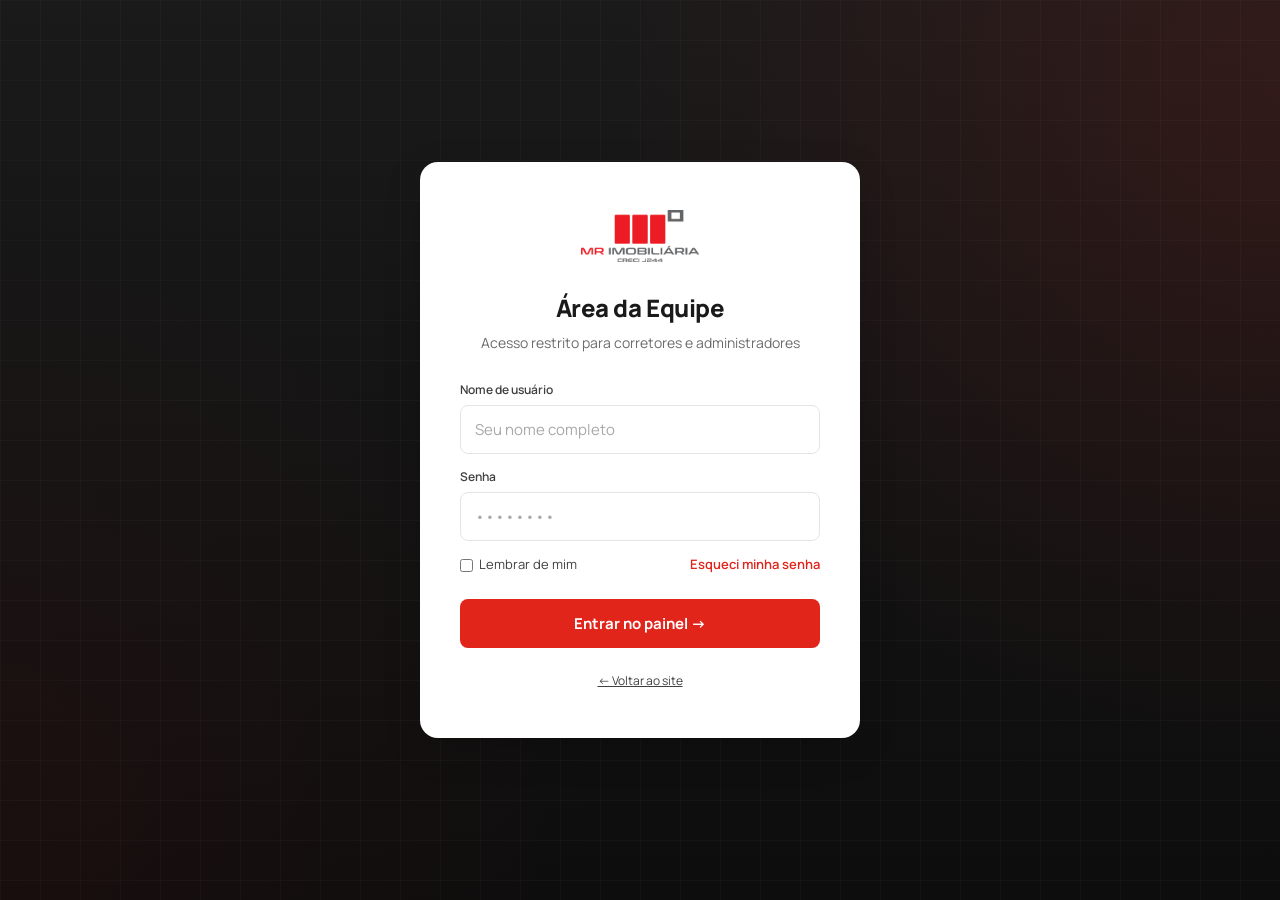
<file: equipe.html>
<!DOCTYPE html>
<html lang="pt-BR">
<head>
  <meta charset="UTF-8">
  <meta name="viewport" content="width=device-width, initial-scale=1.0, viewport-fit=cover">
  <meta name="theme-color" content="#E1251B">
  <meta name="robots" content="noindex, nofollow">
  <title>Área da Equipe | MR Imobiliária</title>
  <link rel="preconnect" href="https://fonts.googleapis.com">
  <link rel="preconnect" href="https://fonts.gstatic.com" crossorigin>
  <link href="https://fonts.googleapis.com/css2?family=Manrope:wght@300;400;500;600;700;800&display=swap" rel="stylesheet">
  <style>
    :root {
      --mr-red: #E1251B;
      --mr-red-hover: #C71F16;
      --mr-red-soft: #FDEBE9;
      --gray-950: #1A1A1A;
      --gray-900: #232323;
      --gray-800: #2E2E2E;
      --gray-700: #404040;
      --gray-600: #6C6C6C;
      --gray-500: #8A8A8A;
      --gray-400: #A8A8A8;
      --gray-300: #CFCFCF;
      --gray-200: #E5E5E5;
      --gray-100: #F4F4F4;
      --gray-50: #FAFAFA;
      --white: #FFFFFF;
      --success: #2D7A4F;
      --success-soft: #E6F4ED;
      --warning: #B58200;
      --warning-soft: #FFF4D9;
      --info: #1F6FB3;
      --info-soft: #E5F0FA;
      --radius-sm: 8px;
      --radius-md: 12px;
      --radius-lg: 18px;
      --shadow-sm: 0 1px 2px rgba(0,0,0,0.04);
      --shadow-md: 0 4px 16px rgba(0,0,0,0.06);
      --shadow-lg: 0 12px 40px rgba(0,0,0,0.12);
      --shadow-xl: 0 24px 70px rgba(0,0,0,0.20);
    }

    * { box-sizing: border-box; margin: 0; padding: 0; }
    html { scroll-behavior: smooth; }
    body {
      font-family: 'Manrope', system-ui, sans-serif;
      color: var(--gray-950);
      background: var(--gray-50);
      line-height: 1.5;
      -webkit-font-smoothing: antialiased;
    }
    a { color: inherit; text-decoration: none; }
    button { font-family: inherit; cursor: pointer; border: none; background: none; }
    img { max-width: 100%; display: block; }
    input, select, textarea { font-family: inherit; }
    [hidden] { display: none !important; }

    /* ===== LOGIN ===== */
    .login-screen {
      min-height: 100vh; min-height: 100dvh;
      display: flex; align-items: center; justify-content: center;
      padding: 24px;
      background:
        radial-gradient(circle at 100% 10%, rgba(225,37,27,0.12) 0%, transparent 45%),
        radial-gradient(circle at 0% 90%, rgba(225,37,27,0.06) 0%, transparent 40%),
        linear-gradient(180deg, var(--gray-950) 0%, #0d0d0d 100%);
      position: relative; overflow: hidden;
    }
    .login-screen::before {
      content: ''; position: absolute; inset: 0;
      background-image:
        linear-gradient(rgba(255,255,255,0.025) 1px, transparent 1px),
        linear-gradient(90deg, rgba(255,255,255,0.025) 1px, transparent 1px);
      background-size: 40px 40px;
      pointer-events: none;
    }
    .login-card {
      background: white;
      border-radius: var(--radius-lg);
      padding: 48px 40px;
      width: 100%; max-width: 440px;
      box-shadow: var(--shadow-lg);
      position: relative; z-index: 1;
    }
    .login-logo { display: flex; justify-content: center; margin-bottom: 28px; }
    .login-logo img { height: 52px; }
    .login-title {
      font-size: 24px; font-weight: 800;
      letter-spacing: -0.02em;
      text-align: center;
      margin-bottom: 6px;
    }
    .login-subtitle {
      font-size: 14px; color: var(--gray-600);
      text-align: center; margin-bottom: 28px;
    }
    .login-form { display: flex; flex-direction: column; gap: 14px; }
    .input-group { display: flex; flex-direction: column; gap: 6px; }
    .input-group label {
      font-size: 12px; font-weight: 600;
      color: var(--gray-700);
    }
    .input {
      padding: 13px 14px;
      font-size: 15px;
      border: 1px solid var(--gray-200);
      border-radius: var(--radius-sm);
      background: white;
      color: var(--gray-950);
      transition: all .2s;
      width: 100%;
    }
    .input::placeholder { color: var(--gray-400); }
    .input:focus {
      outline: none;
      border-color: var(--mr-red);
      box-shadow: 0 0 0 3px rgba(225,37,27,0.12);
    }
    .login-error {
      background: var(--mr-red-soft);
      color: var(--mr-red);
      padding: 10px 14px;
      border-radius: var(--radius-sm);
      font-size: 13px; font-weight: 600;
      text-align: center;
      display: none;
    }
    .login-error.show { display: block; }
    .login-options {
      display: flex; justify-content: space-between; align-items: center;
      font-size: 13px;
    }
    .login-options label {
      display: flex; align-items: center; gap: 6px;
      cursor: pointer; color: var(--gray-700);
    }
    .login-options a { color: var(--mr-red); font-weight: 600; }
    .login-options a:hover { text-decoration: underline; }
    .btn-login {
      background: var(--mr-red); color: white;
      padding: 14px; border-radius: var(--radius-sm);
      font-weight: 700; font-size: 15px;
      margin-top: 10px;
      transition: all .2s;
    }
    .btn-login:hover { background: var(--mr-red-hover); }
    .btn-login:active { transform: scale(0.98); }
    .login-footer {
      margin-top: 24px; text-align: center;
      font-size: 12px; color: var(--gray-500);
    }
    .login-footer a { color: var(--gray-700); text-decoration: underline; }

    /* ===== APP LAYOUT ===== */
    .app { display: none; }
    .app.is-active {
      display: grid;
      grid-template-columns: 244px 1fr;
      min-height: 100vh; min-height: 100dvh;
    }

    /* ===== SIDEBAR ===== */
    .sidebar {
      background: white;
      border-right: 1px solid var(--gray-200);
      display: flex; flex-direction: column;
      position: sticky; top: 0;
      height: 100vh; height: 100dvh;
    }
    .sidebar-header { padding: 22px 20px; border-bottom: 1px solid var(--gray-200); }
    .sidebar-logo img { height: 42px; }
    .sidebar-nav {
      flex: 1; padding: 14px 12px;
      display: flex; flex-direction: column;
      gap: 1px; overflow-y: auto;
    }
    .sidebar-nav-section {
      font-size: 10px; font-weight: 700;
      letter-spacing: 0.12em; text-transform: uppercase;
      color: var(--gray-500);
      padding: 14px 12px 6px;
    }
    .nav-item {
      display: flex; align-items: center; gap: 12px;
      padding: 10px 12px;
      border-radius: var(--radius-sm);
      font-size: 14px; font-weight: 500;
      color: var(--gray-700);
      cursor: pointer;
      transition: all .15s;
      width: 100%; text-align: left;
    }
    .nav-item:hover { background: var(--gray-100); color: var(--gray-950); }
    .nav-item.is-active {
      background: var(--mr-red-soft);
      color: var(--mr-red);
      font-weight: 600;
    }
    .nav-item svg { width: 18px; height: 18px; flex-shrink: 0; }
    .nav-item .badge {
      margin-left: auto;
      background: var(--mr-red); color: white;
      font-size: 10px; font-weight: 700;
      padding: 2px 7px; border-radius: 100px;
      min-width: 22px; text-align: center;
    }
    .sidebar-user {
      border-top: 1px solid var(--gray-200);
      padding: 14px;
      display: flex; align-items: center; gap: 12px;
    }
    .user-avatar {
      width: 40px; height: 40px;
      border-radius: 50%;
      background: linear-gradient(135deg, var(--mr-red), #b81b13);
      color: white;
      display: flex; align-items: center; justify-content: center;
      font-weight: 700; font-size: 14px;
      flex-shrink: 0;
      overflow: hidden;
      background-size: cover;
      background-position: center;
    }
    .user-info { min-width: 0; flex: 1; }
    .user-name {
      font-size: 13px; font-weight: 600;
      color: var(--gray-950);
      white-space: nowrap; overflow: hidden; text-overflow: ellipsis;
    }
    .user-role { font-size: 11px; color: var(--gray-500); }
    .btn-logout {
      width: 32px; height: 32px;
      border-radius: var(--radius-sm);
      color: var(--gray-500);
      display: flex; align-items: center; justify-content: center;
      transition: all .15s;
    }
    .btn-logout:hover { background: var(--gray-100); color: var(--mr-red); }

    /* ===== MAIN ===== */
    .main { min-width: 0; }
    .topbar {
      background: white;
      border-bottom: 1px solid var(--gray-200);
      padding: 14px 28px;
      display: flex; align-items: center; justify-content: space-between;
      gap: 16px;
      position: sticky; top: 0;
      z-index: 30;
    }
    .topbar-left { display: flex; align-items: center; gap: 14px; flex: 1; min-width: 0; }
    .topbar-title {
      font-size: 14px; color: var(--gray-600);
      white-space: nowrap; overflow: hidden; text-overflow: ellipsis;
    }
    .topbar-title strong { color: var(--gray-950); font-weight: 700; }
    .topbar-actions { display: flex; align-items: center; gap: 10px; position: relative; }
    .icon-btn {
      width: 38px; height: 38px;
      border-radius: var(--radius-sm);
      background: var(--gray-100); color: var(--gray-700);
      display: flex; align-items: center; justify-content: center;
      transition: all .15s;
      position: relative;
    }
    .icon-btn:hover { background: var(--gray-200); }
    .icon-btn .dot {
      position: absolute; top: 8px; right: 8px;
      width: 8px; height: 8px; border-radius: 50%;
      background: var(--mr-red);
      border: 2px solid white;
    }

    /* Dropdown notificações */
    .notif-panel {
      position: absolute; top: calc(100% + 8px); right: 0;
      width: 360px;
      background: white;
      border: 1px solid var(--gray-200);
      border-radius: var(--radius-md);
      box-shadow: var(--shadow-xl);
      display: none;
      z-index: 50;
      overflow: hidden;
    }
    .notif-panel.show { display: block; }
    .notif-head {
      padding: 16px;
      border-bottom: 1px solid var(--gray-100);
      display: flex; justify-content: space-between; align-items: center;
    }
    .notif-head h3 { font-size: 14px; font-weight: 700; }
    .notif-head .mark-read { font-size: 12px; color: var(--mr-red); cursor: pointer; font-weight: 600; }
    .notif-list { max-height: 380px; overflow-y: auto; }
    .notif-item {
      padding: 14px 16px;
      border-bottom: 1px solid var(--gray-100);
      display: flex; gap: 12px;
      cursor: pointer; transition: background .15s;
    }
    .notif-item:hover { background: var(--gray-50); }
    .notif-item.unread { background: rgba(225,37,27,0.04); }
    .notif-icon {
      width: 32px; height: 32px;
      border-radius: var(--radius-sm);
      background: var(--mr-red-soft); color: var(--mr-red);
      display: flex; align-items: center; justify-content: center;
      flex-shrink: 0; font-size: 14px;
    }
    .notif-icon.blue { background: var(--info-soft); color: var(--info); }
    .notif-icon.green { background: var(--success-soft); color: var(--success); }
    .notif-body { font-size: 13px; color: var(--gray-800); }
    .notif-body strong { color: var(--gray-950); font-weight: 600; }
    .notif-time { font-size: 11px; color: var(--gray-500); margin-top: 3px; }

    .content { padding: 28px; }
    .page { display: none; }
    .page.is-active { display: block; animation: fadeIn .3s ease; }
    @keyframes fadeIn { from { opacity: 0; transform: translateY(8px); } to { opacity: 1; transform: translateY(0); } }

    .page-header {
      display: flex; align-items: flex-start; justify-content: space-between;
      gap: 16px; margin-bottom: 28px; flex-wrap: wrap;
    }
    .page-title {
      font-size: 28px; font-weight: 800;
      letter-spacing: -0.02em; line-height: 1.1;
      margin-bottom: 6px;
    }
    .page-subtitle { font-size: 14px; color: var(--gray-600); }

    /* Botões */
    .btn {
      display: inline-flex; align-items: center; gap: 8px;
      padding: 10px 16px;
      border-radius: var(--radius-sm);
      font-weight: 600; font-size: 14px;
      transition: all .15s;
      white-space: nowrap;
    }
    .btn-primary { background: var(--mr-red); color: white; }
    .btn-primary:hover { background: var(--mr-red-hover); }
    .btn-secondary { background: var(--gray-100); color: var(--gray-800); }
    .btn-secondary:hover { background: var(--gray-200); }
    .btn-outline { background: transparent; color: var(--gray-700); border: 1px solid var(--gray-300); }
    .btn-outline:hover { border-color: var(--gray-950); color: var(--gray-950); }
    .btn-danger { background: transparent; color: var(--mr-red); }
    .btn-danger:hover { background: var(--mr-red-soft); }
    .btn-success { background: var(--success); color: white; }
    .btn-success:hover { opacity: 0.9; }

    /* Stats */
    .stats-grid {
      display: grid;
      grid-template-columns: repeat(4, 1fr);
      gap: 14px;
      margin-bottom: 24px;
    }
    .stat-card {
      background: white;
      border: 1px solid var(--gray-200);
      border-radius: var(--radius-md);
      padding: 18px;
      transition: all .2s;
    }
    .stat-card:hover { border-color: var(--gray-300); box-shadow: var(--shadow-md); transform: translateY(-2px); }
    .stat-label {
      font-size: 11px; font-weight: 600;
      color: var(--gray-600);
      letter-spacing: 0.05em; text-transform: uppercase;
      margin-bottom: 10px;
      display: flex; align-items: center; gap: 7px;
    }
    .stat-label svg { width: 14px; height: 14px; color: var(--mr-red); }
    .stat-value {
      font-size: 30px; font-weight: 800;
      letter-spacing: -0.02em; color: var(--gray-950);
      line-height: 1; margin-bottom: 6px;
    }
    .stat-delta {
      font-size: 11px; font-weight: 600;
      display: flex; align-items: center; gap: 4px;
    }
    .stat-delta.up { color: var(--success); }
    .stat-delta.down { color: var(--mr-red); }
    .stat-delta.neutral { color: var(--gray-500); }

    /* Cards */
    .grid-2col {
      display: grid;
      grid-template-columns: 2fr 1fr;
      gap: 18px;
      margin-bottom: 24px;
    }
    .card {
      background: white;
      border: 1px solid var(--gray-200);
      border-radius: var(--radius-md);
      padding: 22px;
    }
    .card-header {
      display: flex; align-items: center; justify-content: space-between;
      margin-bottom: 16px; gap: 16px;
    }
    .card-title { font-size: 15px; font-weight: 700; letter-spacing: -0.01em; }
    .card-link { font-size: 13px; color: var(--mr-red); font-weight: 600; }
    .card-link:hover { text-decoration: underline; }

    /* Gráfico de barras (leads por dia) */
    .chart {
      display: flex; align-items: flex-end;
      gap: 12px; height: 200px;
      padding: 8px 0;
    }
    .bar-col {
      flex: 1;
      display: flex; flex-direction: column;
      align-items: center; gap: 8px;
      height: 100%;
    }
    .bar-wrap {
      flex: 1; width: 100%;
      display: flex; align-items: flex-end;
      position: relative;
    }
    .bar {
      width: 100%;
      background: linear-gradient(180deg, var(--mr-red), #b81b13);
      border-radius: 6px 6px 0 0;
      transition: all .3s ease;
      position: relative;
      min-height: 4px;
    }
    .bar:hover { opacity: 0.85; transform: translateY(-3px); }
    .bar-value {
      position: absolute; top: -22px;
      left: 50%; transform: translateX(-50%);
      font-size: 12px; font-weight: 700;
      color: var(--gray-950);
    }
    .bar-label {
      font-size: 11px; font-weight: 600;
      color: var(--gray-600);
      text-transform: uppercase;
      letter-spacing: 0.05em;
    }

    /* Atividade */
    .activity-list { display: flex; flex-direction: column; }
    .activity-item {
      display: flex; align-items: center; gap: 12px;
      padding: 12px 0;
      border-bottom: 1px solid var(--gray-100);
    }
    .activity-item:last-child { border-bottom: none; }
    .activity-icon {
      width: 36px; height: 36px;
      border-radius: var(--radius-sm);
      background: var(--gray-100);
      display: flex; align-items: center; justify-content: center;
      flex-shrink: 0; font-size: 15px;
    }
    .activity-icon.red { background: var(--mr-red-soft); color: var(--mr-red); }
    .activity-icon.green { background: var(--success-soft); color: var(--success); }
    .activity-icon.blue { background: var(--info-soft); color: var(--info); }
    .activity-content { flex: 1; min-width: 0; }
    .activity-text { font-size: 13.5px; color: var(--gray-800); }
    .activity-text strong { color: var(--gray-950); font-weight: 600; }
    .activity-time { font-size: 11px; color: var(--gray-500); margin-top: 2px; }

    /* Quick actions */
    .quick-actions {
      display: grid;
      grid-template-columns: repeat(2, 1fr);
      gap: 10px;
    }
    .quick-card {
      padding: 16px;
      border-radius: var(--radius-sm);
      border: 1px solid var(--gray-200);
      background: white;
      cursor: pointer;
      transition: all .15s;
      text-align: left;
      display: flex; flex-direction: column; gap: 6px;
    }
    .quick-card:hover {
      border-color: var(--mr-red);
      background: var(--mr-red-soft);
      transform: translateY(-2px);
    }
    .quick-card .icon { font-size: 22px; }
    .quick-card .label { font-size: 13px; font-weight: 600; color: var(--gray-950); }

    /* Steps formulário */
    .steps-bar {
      display: flex; gap: 4px;
      background: white;
      padding: 6px;
      border-radius: var(--radius-md);
      border: 1px solid var(--gray-200);
      margin-bottom: 22px;
      overflow-x: auto;
    }
    .step {
      flex: 1; min-width: 130px;
      padding: 10px 12px;
      border-radius: var(--radius-sm);
      cursor: pointer;
      transition: all .15s;
      display: flex; align-items: center; gap: 10px;
      font-size: 13px;
      color: var(--gray-600);
      font-weight: 500;
    }
    .step:hover { background: var(--gray-100); color: var(--gray-950); }
    .step.is-active {
      background: var(--mr-red-soft);
      color: var(--mr-red);
      font-weight: 700;
    }
    .step.is-completed { color: var(--success); }
    .step-num {
      width: 24px; height: 24px;
      border-radius: 50%;
      background: var(--gray-200); color: var(--gray-700);
      display: flex; align-items: center; justify-content: center;
      font-size: 11px; font-weight: 700;
      flex-shrink: 0;
      transition: all .15s;
    }
    .step.is-active .step-num { background: var(--mr-red); color: white; }
    .step.is-completed .step-num { background: var(--success); color: white; }
    .step-label { white-space: nowrap; overflow: hidden; text-overflow: ellipsis; }

    .step-content { display: none; }
    .step-content.is-active { display: block; }

    .step-content h3 { font-size: 18px; font-weight: 700; margin-bottom: 6px; }
    .step-content .step-desc { font-size: 13px; color: var(--gray-600); margin-bottom: 20px; }

    .form-grid {
      display: grid;
      grid-template-columns: repeat(2, 1fr);
      gap: 16px;
    }
    .form-grid.cols-3 { grid-template-columns: repeat(3, 1fr); }
    .form-grid.cols-4 { grid-template-columns: repeat(4, 1fr); }
    .form-full { grid-column: 1 / -1; }

    .form-group { display: flex; flex-direction: column; gap: 6px; }
    .form-group label { font-size: 12px; font-weight: 600; color: var(--gray-700); }
    .form-group label .required { color: var(--mr-red); }
    .form-group .helper { font-size: 11px; color: var(--gray-500); }

    .form-subhead {
      font-size: 12px; font-weight: 700;
      color: var(--gray-700);
      text-transform: uppercase; letter-spacing: 0.06em;
      margin-top: 6px; margin-bottom: 12px;
    }

    .radio-grid {
      display: grid;
      grid-template-columns: repeat(auto-fit, minmax(130px, 1fr));
      gap: 10px;
    }
    .radio-card {
      position: relative;
      padding: 14px 12px;
      border: 2px solid var(--gray-200);
      border-radius: var(--radius-sm);
      cursor: pointer;
      transition: all .15s;
      text-align: center;
    }
    .radio-card:hover { border-color: var(--gray-400); }
    .radio-card input { position: absolute; opacity: 0; pointer-events: none; }
    .radio-card:has(input:checked) {
      border-color: var(--mr-red);
      background: var(--mr-red-soft);
    }
    .radio-card .icon { font-size: 22px; margin-bottom: 4px; }
    .radio-card .label { font-size: 13px; font-weight: 600; color: var(--gray-950); }

    .checkbox-grid {
      display: grid;
      grid-template-columns: repeat(auto-fill, minmax(170px, 1fr));
      gap: 8px;
    }
    .checkbox-item {
      display: flex; align-items: center; gap: 10px;
      padding: 10px 12px;
      border: 1px solid var(--gray-200);
      border-radius: var(--radius-sm);
      cursor: pointer;
      transition: all .15s;
      font-size: 13px;
      color: var(--gray-800);
    }
    .checkbox-item:hover { border-color: var(--gray-400); background: var(--gray-50); }
    .checkbox-item input { accent-color: var(--mr-red); width: 16px; height: 16px; }
    .checkbox-item:has(input:checked) {
      border-color: var(--mr-red);
      background: var(--mr-red-soft);
      color: var(--mr-red);
      font-weight: 600;
    }

    .upload-zone {
      border: 2px dashed var(--gray-300);
      border-radius: var(--radius-md);
      padding: 32px 20px;
      text-align: center;
      cursor: pointer;
      transition: all .2s;
      background: var(--gray-50);
    }
    .upload-zone:hover { border-color: var(--mr-red); background: var(--mr-red-soft); }
    .upload-zone .icon { font-size: 34px; margin-bottom: 8px; }
    .upload-zone .title { font-size: 14px; font-weight: 700; color: var(--gray-950); margin-bottom: 4px; }
    .upload-zone .hint { font-size: 12px; color: var(--gray-500); }
    .photo-preview-grid {
      display: grid;
      grid-template-columns: repeat(auto-fill, minmax(130px, 1fr));
      gap: 10px; margin-top: 14px;
    }
    .photo-preview {
      position: relative; aspect-ratio: 4/3;
      border-radius: var(--radius-sm);
      overflow: hidden;
      background: var(--gray-100);
    }
    .photo-preview img { width: 100%; height: 100%; object-fit: cover; }
    .photo-preview .remove {
      position: absolute; top: 6px; right: 6px;
      width: 26px; height: 26px;
      background: rgba(0,0,0,0.7); color: white;
      border-radius: 50%;
      display: flex; align-items: center; justify-content: center;
      font-size: 14px; cursor: pointer;
    }
    .photo-preview .badge-cover {
      position: absolute; bottom: 6px; left: 6px;
      background: var(--mr-red); color: white;
      font-size: 10px; font-weight: 700;
      padding: 3px 8px; border-radius: 100px;
      text-transform: uppercase; letter-spacing: 0.05em;
    }
    textarea.input { min-height: 120px; resize: vertical; line-height: 1.55; }

    .form-footer {
      display: flex; justify-content: space-between;
      gap: 12px; margin-top: 24px;
      padding-top: 22px;
      border-top: 1px solid var(--gray-200);
    }
    .form-footer-right { display: flex; gap: 10px; }

    /* Imóveis */
    .filters-bar {
      display: flex; gap: 10px;
      flex-wrap: wrap;
      margin-bottom: 18px;
      background: white;
      padding: 12px;
      border-radius: var(--radius-md);
      border: 1px solid var(--gray-200);
      align-items: center;
    }
    .filter-chip {
      padding: 7px 13px;
      border-radius: 100px;
      border: 1px solid var(--gray-200);
      background: white;
      font-size: 13px;
      color: var(--gray-700);
      cursor: pointer;
      transition: all .15s;
    }
    .filter-chip:hover { border-color: var(--gray-400); }
    .filter-chip.is-active {
      background: var(--gray-950); color: white;
      border-color: var(--gray-950);
    }
    .search-mini {
      flex: 1; min-width: 200px;
      padding: 8px 14px;
      font-size: 13px;
      border: 1px solid var(--gray-200);
      border-radius: var(--radius-sm);
      background: white;
    }
    .search-mini:focus { outline: none; border-color: var(--mr-red); }

    .imoveis-grid {
      display: grid;
      grid-template-columns: repeat(auto-fill, minmax(280px, 1fr));
      gap: 16px;
    }
    .imovel-card {
      background: white;
      border: 1px solid var(--gray-200);
      border-radius: var(--radius-md);
      overflow: hidden;
      transition: all .2s;
    }
    .imovel-card:hover { border-color: var(--gray-300); box-shadow: var(--shadow-md); }
    .imovel-img {
      position: relative; aspect-ratio: 4/3;
      background: var(--gray-100);
    }
    .imovel-img img { width: 100%; height: 100%; object-fit: cover; }
    .imovel-status {
      position: absolute; top: 10px; left: 10px;
      padding: 4px 10px;
      border-radius: 100px;
      font-size: 10px; font-weight: 700;
      letter-spacing: 0.05em; text-transform: uppercase;
      background: var(--success); color: white;
    }
    .imovel-status.draft { background: var(--gray-500); }
    .imovel-status.paused { background: var(--warning); }
    .imovel-status.sold { background: var(--gray-950); }
    .imovel-body { padding: 14px; }
    .imovel-code {
      font-size: 11px; font-weight: 600;
      color: var(--gray-500);
      letter-spacing: 0.05em; text-transform: uppercase;
      margin-bottom: 4px;
    }
    .imovel-title {
      font-size: 14px; font-weight: 700;
      color: var(--gray-950);
      margin-bottom: 6px;
      line-height: 1.3;
    }
    .imovel-loc { font-size: 12px; color: var(--gray-600); margin-bottom: 10px; }
    .imovel-meta {
      display: flex; gap: 10px;
      font-size: 11px; color: var(--gray-600);
      padding-top: 10px;
      border-top: 1px solid var(--gray-200);
      margin-bottom: 12px;
    }
    .imovel-price {
      font-size: 17px; font-weight: 800;
      color: var(--gray-950);
      letter-spacing: -0.01em;
      margin-bottom: 10px;
    }
    .imovel-actions { display: flex; gap: 6px; flex-wrap: wrap; }
    .imovel-actions .btn { padding: 6px 12px; font-size: 12px; }

    /* Empty state */
    .empty-state {
      text-align: center; padding: 60px 20px;
      background: white;
      border: 2px dashed var(--gray-200);
      border-radius: var(--radius-md);
    }
    .empty-state .icon { font-size: 48px; margin-bottom: 14px; opacity: 0.6; }
    .empty-state h3 { font-size: 17px; font-weight: 700; margin-bottom: 6px; }
    .empty-state p { font-size: 14px; color: var(--gray-600); margin-bottom: 16px; }

    /* Tabela leads */
    .table-wrapper {
      background: white;
      border: 1px solid var(--gray-200);
      border-radius: var(--radius-md);
      overflow: hidden;
    }
    .leads-table { width: 100%; border-collapse: collapse; }
    .leads-table th {
      text-align: left;
      padding: 13px 16px;
      font-size: 11px; font-weight: 700;
      color: var(--gray-600);
      letter-spacing: 0.08em; text-transform: uppercase;
      background: var(--gray-50);
      border-bottom: 1px solid var(--gray-200);
    }
    .leads-table td {
      padding: 13px 16px;
      font-size: 14px;
      border-bottom: 1px solid var(--gray-100);
      color: var(--gray-800);
    }
    .leads-table tr:last-child td { border-bottom: none; }
    .leads-table tr { cursor: pointer; transition: background .15s; }
    .leads-table tbody tr:hover { background: var(--gray-50); }
    .lead-status {
      display: inline-block;
      padding: 3px 10px;
      border-radius: 100px;
      font-size: 11px; font-weight: 600;
      letter-spacing: 0.03em;
    }
    .lead-status.new { background: var(--mr-red-soft); color: var(--mr-red); }
    .lead-status.contact { background: var(--warning-soft); color: var(--warning); }
    .lead-status.visit { background: var(--info-soft); color: var(--info); }
    .lead-status.converted { background: var(--success-soft); color: var(--success); }
    .lead-status.lost { background: var(--gray-200); color: var(--gray-600); }

    /* Modal */
    .modal-backdrop {
      position: fixed; inset: 0;
      background: rgba(0,0,0,0.6);
      z-index: 200;
      display: none;
      align-items: center; justify-content: center;
      padding: 20px;
    }
    .modal-backdrop.show { display: flex; }
    .modal {
      background: white;
      border-radius: var(--radius-lg);
      width: 100%; max-width: 540px;
      max-height: 90vh;
      overflow-y: auto;
      box-shadow: var(--shadow-xl);
      animation: modalIn .25s ease;
    }
    @keyframes modalIn { from { transform: scale(0.95); opacity: 0; } to { transform: scale(1); opacity: 1; } }
    .modal-head {
      padding: 22px 24px;
      border-bottom: 1px solid var(--gray-200);
      display: flex; justify-content: space-between; align-items: flex-start;
      gap: 16px;
    }
    .modal-title { font-size: 18px; font-weight: 700; letter-spacing: -0.01em; }
    .modal-subtitle { font-size: 13px; color: var(--gray-600); margin-top: 3px; }
    .modal-close {
      width: 32px; height: 32px;
      border-radius: var(--radius-sm);
      color: var(--gray-600);
      display: flex; align-items: center; justify-content: center;
      transition: all .15s;
      flex-shrink: 0;
    }
    .modal-close:hover { background: var(--gray-100); color: var(--gray-950); }
    .modal-body { padding: 22px 24px; }
    .modal-footer {
      padding: 16px 24px;
      border-top: 1px solid var(--gray-200);
      display: flex; gap: 10px; justify-content: flex-end;
    }
    .modal-row {
      padding: 12px 0;
      border-bottom: 1px solid var(--gray-100);
      display: flex; gap: 12px;
    }
    .modal-row:last-child { border-bottom: none; }
    .modal-row .lbl { font-size: 12px; color: var(--gray-500); min-width: 140px; }
    .modal-row .val { font-size: 14px; color: var(--gray-950); font-weight: 600; }

    /* Calendário */
    .calendar {
      background: white;
      border: 1px solid var(--gray-200);
      border-radius: var(--radius-md);
      padding: 22px;
    }
    .cal-head {
      display: flex; align-items: center; justify-content: space-between;
      margin-bottom: 18px;
    }
    .cal-title { font-size: 18px; font-weight: 800; letter-spacing: -0.01em; }
    .cal-nav { display: flex; gap: 6px; }
    .cal-nav button {
      width: 36px; height: 36px;
      border-radius: var(--radius-sm);
      background: var(--gray-100); color: var(--gray-800);
      display: flex; align-items: center; justify-content: center;
      transition: all .15s;
    }
    .cal-nav button:hover { background: var(--gray-200); }
    .cal-grid {
      display: grid;
      grid-template-columns: repeat(7, 1fr);
      gap: 4px;
    }
    .cal-day-name {
      text-align: center;
      padding: 8px 4px;
      font-size: 10px; font-weight: 700;
      color: var(--gray-600);
      letter-spacing: 0.08em; text-transform: uppercase;
    }
    .cal-cell {
      aspect-ratio: 1;
      border-radius: var(--radius-sm);
      padding: 6px;
      font-size: 13px;
      color: var(--gray-800);
      transition: all .15s;
      cursor: pointer;
      position: relative;
      display: flex; flex-direction: column;
    }
    .cal-cell:hover { background: var(--gray-100); }
    .cal-cell.empty { background: transparent; cursor: default; }
    .cal-cell.today {
      background: var(--mr-red-soft);
      color: var(--mr-red);
      font-weight: 700;
    }
    .cal-cell.has-event::after {
      content: '';
      position: absolute; bottom: 6px; left: 50%;
      transform: translateX(-50%);
      width: 6px; height: 6px;
      border-radius: 50%;
      background: var(--mr-red);
    }
    .cal-cell .num { font-weight: 600; }
    .cal-events { display: flex; flex-direction: column; gap: 4px; margin-top: 4px; }
    .cal-event-dot {
      font-size: 9px;
      background: var(--mr-red);
      color: white;
      padding: 1px 4px;
      border-radius: 4px;
      white-space: nowrap;
      overflow: hidden;
      text-overflow: ellipsis;
    }

    /* Perfil */
    .profile-card {
      background: white;
      border: 1px solid var(--gray-200);
      border-radius: var(--radius-md);
      padding: 26px;
      margin-bottom: 18px;
    }
    .profile-head {
      display: flex; align-items: center; gap: 22px;
      margin-bottom: 26px; flex-wrap: wrap;
    }
    .avatar-lg {
      width: 88px; height: 88px;
      border-radius: 50%;
      background: linear-gradient(135deg, var(--mr-red), #b81b13);
      color: white;
      display: flex; align-items: center; justify-content: center;
      font-weight: 800; font-size: 30px;
      flex-shrink: 0;
      background-size: cover;
      background-position: center;
    }
    .profile-info h2 { font-size: 20px; font-weight: 800; letter-spacing: -0.02em; }
    .profile-info p { font-size: 14px; color: var(--gray-600); margin-top: 3px; }

    /* Hint banner */
    .hint-banner {
      background: linear-gradient(135deg, #1A1A1A, #2E2E2E);
      color: white;
      padding: 14px 18px;
      border-radius: var(--radius-md);
      margin-bottom: 20px;
      display: flex; align-items: center; gap: 14px;
      font-size: 13px;
    }
    .hint-banner .pill {
      background: var(--mr-red); color: white;
      font-size: 10px; font-weight: 700;
      padding: 4px 10px; border-radius: 100px;
      letter-spacing: 0.05em; text-transform: uppercase;
      flex-shrink: 0;
    }

    /* Toast */
    .toast-area {
      position: fixed; bottom: 24px; right: 24px;
      z-index: 300;
      display: flex; flex-direction: column;
      gap: 10px;
    }
    .toast {
      background: var(--gray-950); color: white;
      padding: 14px 20px;
      border-radius: var(--radius-md);
      font-size: 14px; font-weight: 500;
      box-shadow: var(--shadow-xl);
      max-width: 360px;
      display: flex; align-items: center; gap: 10px;
      animation: toastIn .3s ease;
    }
    @keyframes toastIn { from { transform: translateX(120%); } to { transform: translateX(0); } }
    @keyframes shake {
      0%, 100% { transform: translateX(0) rotate(0deg); }
      10%, 30%, 50%, 70%, 90% { transform: translateX(-3px) rotate(-8deg); }
      20%, 40%, 60%, 80% { transform: translateX(3px) rotate(8deg); }
    }
    .toast.success { background: var(--success); }
    .toast.error { background: var(--mr-red); }
    .toast .icon { font-size: 18px; }

    /* ===== RESPONSIVE ===== */
    .topbar-menu-btn {
      display: none;
      width: 38px; height: 38px;
      border-radius: var(--radius-sm);
      background: var(--gray-100);
      align-items: center; justify-content: center;
      color: var(--gray-800);
    }
    .sidebar-overlay {
      position: fixed; inset: 0;
      background: rgba(0,0,0,0.5);
      z-index: 95;
      opacity: 0; pointer-events: none;
      transition: opacity .3s;
    }
    .sidebar-overlay.is-open { opacity: 1; pointer-events: auto; }

    @media (max-width: 1100px) {
      .stats-grid { grid-template-columns: repeat(2, 1fr); }
      .grid-2col { grid-template-columns: 1fr; }
      .form-grid.cols-3, .form-grid.cols-4 { grid-template-columns: repeat(2, 1fr); }
    }

    @media (max-width: 768px) {
      .login-card { padding: 36px 24px; }
      .login-title { font-size: 22px; }
      .login-subtitle { font-size: 13px; }
      .login-form .input { font-size: 16px; padding: 14px; }

      .app.is-active { grid-template-columns: 1fr; }
      .sidebar {
        position: fixed; top: 0; left: -100%;
        width: 280px; height: 100vh; height: 100dvh;
        z-index: 100;
        transition: left .3s ease;
        box-shadow: 8px 0 32px rgba(0,0,0,0.15);
      }
      .sidebar.is-open { left: 0; }
      .sidebar-header { padding: 18px 18px; }
      .sidebar-logo img { height: 38px; }

      .topbar {
        padding: 10px 14px;
        gap: 8px;
      }
      .topbar-left { gap: 10px; }
      .topbar-menu-btn { display: flex; width: 40px; height: 40px; flex-shrink: 0; }
      .topbar-title {
        font-size: 13px;
        white-space: nowrap;
        overflow: hidden;
        text-overflow: ellipsis;
      }
      .topbar-title strong { font-size: 14px; }
      .topbar-actions { gap: 6px; }
      .icon-btn { width: 40px; height: 40px; flex-shrink: 0; }

      .content { padding: 16px; }
      .stats-grid { grid-template-columns: repeat(2, 1fr); gap: 10px; }
      .stat-card { padding: 14px; }
      .stat-value { font-size: 24px; }
      .stat-label { font-size: 10px; }
      .stat-delta { font-size: 10px; }

      .form-grid, .form-grid.cols-3, .form-grid.cols-4 { grid-template-columns: 1fr; gap: 14px; }
      .page-header {
        flex-direction: column;
        align-items: stretch;
        gap: 12px;
        margin-bottom: 20px;
      }
      .page-header > div:last-child { display: flex; gap: 8px; flex-wrap: wrap; }
      .page-header .btn { flex: 1; justify-content: center; min-width: 0; }
      .page-title { font-size: 22px; }
      .page-subtitle { font-size: 13px; }

      .card { padding: 16px; }
      .card-title { font-size: 14px; }
      .grid-2col { grid-template-columns: 1fr; gap: 14px; }

      .chart { height: 160px; gap: 6px; }
      .bar-label { font-size: 10px; }
      .bar-value { font-size: 11px; top: -18px; }

      .quick-actions { grid-template-columns: repeat(2, 1fr); gap: 8px; }
      .quick-card { padding: 14px; }
      .quick-card .icon { font-size: 20px; }
      .quick-card .label { font-size: 12px; }

      .steps-bar {
        padding: 4px;
        gap: 2px;
        scroll-snap-type: x mandatory;
      }
      .step {
        min-width: 92px;
        padding: 8px 8px;
        font-size: 11px;
        scroll-snap-align: start;
      }
      .step-num { width: 22px; height: 22px; font-size: 10px; }
      .step-content h3 { font-size: 16px; }
      .step-content .step-desc { font-size: 12px; margin-bottom: 16px; }
      .form-subhead { font-size: 11px; margin-bottom: 8px; }

      .radio-grid { grid-template-columns: repeat(2, 1fr); gap: 8px; }
      .radio-card { padding: 12px 8px; }
      .radio-card .icon { font-size: 20px; }
      .radio-card .label { font-size: 12px; }
      .checkbox-grid { grid-template-columns: 1fr; gap: 6px; }
      .checkbox-item { font-size: 12px; padding: 9px 11px; }

      .upload-zone { padding: 24px 16px; }
      .upload-zone .icon { font-size: 28px; }
      .upload-zone .title { font-size: 13px; }
      .upload-zone .hint { font-size: 11px; }
      .photo-preview-grid { grid-template-columns: repeat(2, 1fr); gap: 8px; }

      .form-footer {
        flex-direction: column-reverse;
        gap: 8px;
        margin-top: 20px;
        padding-top: 18px;
      }
      .form-footer-right {
        width: 100%;
        flex-direction: column-reverse;
        gap: 8px;
      }
      .form-footer .btn {
        width: 100%;
        justify-content: center;
        padding: 13px;
      }

      .imoveis-grid { grid-template-columns: 1fr; gap: 14px; }
      .imovel-card .imovel-body { padding: 14px; }
      .imovel-actions { gap: 8px; }
      .imovel-actions .btn { padding: 8px 12px; font-size: 12px; flex: 1; min-width: auto; }

      .filters-bar { padding: 10px; gap: 6px; }
      .filter-chip { padding: 6px 12px; font-size: 12px; }
      .search-mini { width: 100%; min-width: auto; flex-basis: 100%; }

      .table-wrapper { overflow-x: auto; -webkit-overflow-scrolling: touch; }
      .leads-table { min-width: 640px; }
      .leads-table th { font-size: 10px; padding: 10px 12px; }
      .leads-table td { font-size: 13px; padding: 12px; }

      .notif-panel { width: calc(100vw - 28px); right: -8px; max-width: 360px; }
      .notif-item { padding: 12px; }
      .notif-icon { width: 30px; height: 30px; font-size: 13px; }
      .notif-body { font-size: 12px; }
      .notif-time { font-size: 10px; }

      .calendar { padding: 16px; }
      .cal-head { margin-bottom: 14px; }
      .cal-title { font-size: 16px; }
      .cal-nav button { width: 32px; height: 32px; }
      .cal-cell { padding: 4px; font-size: 11px; }
      .cal-day-name { padding: 6px 2px; font-size: 9px; }
      .cal-event-dot { font-size: 8px; padding: 1px 3px; }

      .profile-card { padding: 18px; }
      .profile-head { gap: 16px; margin-bottom: 20px; }
      .avatar-lg { width: 72px; height: 72px; font-size: 24px; }
      .profile-info h2 { font-size: 17px; }
      .profile-info p { font-size: 12px; }

      .modal { border-radius: 18px 18px 0 0; max-width: 100%; }
      .modal-backdrop { padding: 0; align-items: flex-end; }
      .modal-head { padding: 18px 20px; }
      .modal-title { font-size: 16px; }
      .modal-subtitle { font-size: 12px; }
      .modal-body { padding: 18px 20px; }
      .modal-footer {
        padding: 14px 20px 22px;
        flex-direction: column;
        gap: 8px;
      }
      .modal-footer .btn { width: 100%; justify-content: center; }
      .modal-row .lbl { min-width: 110px; font-size: 11px; }
      .modal-row .val { font-size: 13px; }

      .hint-banner { font-size: 12px; padding: 12px 14px; }
      .hint-banner .pill { font-size: 9px; padding: 3px 8px; }

      .toast-area { left: 16px; right: 16px; bottom: 16px; }
      .toast { max-width: 100%; font-size: 13px; padding: 12px 16px; }
    }

    @media (max-width: 480px) {
      .stats-grid { grid-template-columns: 1fr; }
      .quick-actions { grid-template-columns: 1fr; }
      .radio-grid { grid-template-columns: 1fr; }
      .photo-preview-grid { grid-template-columns: 1fr; }
      .step { min-width: 80px; padding: 7px 6px; font-size: 10px; }
      .step-label { font-size: 10px; }
      .step-num { width: 20px; height: 20px; font-size: 9px; }
      .page-title { font-size: 20px; }
      .stat-value { font-size: 22px; }
      .topbar-title { display: none; }
      .login-card { padding: 28px 20px; }
      .login-logo img { height: 44px; }
      .login-title { font-size: 20px; }
    }

    a:focus-visible, button:focus-visible, input:focus-visible, select:focus-visible, textarea:focus-visible {
      outline: 2px solid var(--mr-red);
      outline-offset: 2px;
    }
  </style>
</head>
<body>

  <!-- ============ LOGIN ============ -->
  <div class="login-screen" id="loginScreen">
    <div class="login-card">
      <div class="login-logo">
        <img src="logo.png" alt="MR Imobiliária">
      </div>
      <h1 class="login-title">Área da Equipe</h1>
      <p class="login-subtitle">Acesso restrito para corretores e administradores</p>

      <form class="login-form" onsubmit="event.preventDefault(); doLogin();">
        <div class="input-group">
          <label for="nome">Nome de usuário</label>
          <input class="input" type="text" id="nome" placeholder="Seu nome completo" autocomplete="username" autocapitalize="words" required>
        </div>
        <div class="input-group">
          <label for="senha">Senha</label>
          <input class="input" type="password" id="senha" placeholder="••••••••" autocomplete="current-password" required>
        </div>
        <div class="login-error" id="loginError">Nome de usuário ou senha incorretos. Tente novamente.</div>
        <div class="login-options">
          <label><input type="checkbox" id="remember"> Lembrar de mim</label>
          <a href="#" onclick="event.preventDefault(); alert('Entre em contato com a administração para redefinir sua senha.');">Esqueci minha senha</a>
        </div>
        <button type="submit" class="btn-login">Entrar no painel →</button>
      </form>

      <div class="login-footer">
        <a href="index.html">← Voltar ao site</a>
      </div>
    </div>
  </div>

  <!-- ============ APP ============ -->
  <div class="app" id="app">

    <!-- SIDEBAR -->
    <aside class="sidebar" id="sidebar">
      <div class="sidebar-header">
        <a href="index.html" class="sidebar-logo" title="Voltar ao site">
          <img src="logo.png" alt="MR Imobiliária">
        </a>
      </div>

      <nav class="sidebar-nav">
        <div class="sidebar-nav-section">Menu principal</div>
        <button class="nav-item is-active" data-page="dashboard">
          <svg viewBox="0 0 24 24" fill="none" stroke="currentColor" stroke-width="2" stroke-linecap="round" stroke-linejoin="round"><rect x="3" y="3" width="7" height="7"/><rect x="14" y="3" width="7" height="7"/><rect x="14" y="14" width="7" height="7"/><rect x="3" y="14" width="7" height="7"/></svg>
          Visão geral
        </button>
        <button class="nav-item" data-page="cadastrar">
          <svg viewBox="0 0 24 24" fill="none" stroke="currentColor" stroke-width="2" stroke-linecap="round" stroke-linejoin="round"><line x1="12" y1="5" x2="12" y2="19"/><line x1="5" y1="12" x2="19" y2="12"/></svg>
          Cadastrar imóvel
        </button>
        <button class="nav-item" data-page="imoveis">
          <svg viewBox="0 0 24 24" fill="none" stroke="currentColor" stroke-width="2" stroke-linecap="round" stroke-linejoin="round"><path d="M3 9l9-7 9 7v11a2 2 0 0 1-2 2H5a2 2 0 0 1-2-2z"/><path d="M9 22V12h6v10"/></svg>
          Meus imóveis
          <span class="badge" id="badge-imoveis">12</span>
        </button>
        <button class="nav-item" data-page="leads">
          <svg viewBox="0 0 24 24" fill="none" stroke="currentColor" stroke-width="2" stroke-linecap="round" stroke-linejoin="round"><path d="M17 21v-2a4 4 0 0 0-4-4H5a4 4 0 0 0-4 4v2"/><circle cx="9" cy="7" r="4"/><path d="M23 21v-2a4 4 0 0 0-3-3.87"/><path d="M16 3.13a4 4 0 0 1 0 7.75"/></svg>
          Leads
          <span class="badge" id="badge-leads">0</span>
        </button>
        <button class="nav-item" data-page="agenda">
          <svg viewBox="0 0 24 24" fill="none" stroke="currentColor" stroke-width="2" stroke-linecap="round" stroke-linejoin="round"><rect x="3" y="4" width="18" height="18" rx="2"/><line x1="16" y1="2" x2="16" y2="6"/><line x1="8" y1="2" x2="8" y2="6"/><line x1="3" y1="10" x2="21" y2="10"/></svg>
          Agenda
        </button>

        <div class="sidebar-nav-section">Configurações</div>
        <button class="nav-item" data-page="perfil">
          <svg viewBox="0 0 24 24" fill="none" stroke="currentColor" stroke-width="2" stroke-linecap="round" stroke-linejoin="round"><path d="M20 21v-2a4 4 0 0 0-4-4H8a4 4 0 0 0-4 4v2"/><circle cx="12" cy="7" r="4"/></svg>
          Meu perfil
        </button>
        <button class="nav-item" data-page="config">
          <svg viewBox="0 0 24 24" fill="none" stroke="currentColor" stroke-width="2" stroke-linecap="round" stroke-linejoin="round"><circle cx="12" cy="12" r="3"/><path d="M19.4 15a1.65 1.65 0 0 0 .33 1.82l.06.06a2 2 0 0 1 0 2.83 2 2 0 0 1-2.83 0l-.06-.06a1.65 1.65 0 0 0-1.82-.33 1.65 1.65 0 0 0-1 1.51V21a2 2 0 0 1-2 2 2 2 0 0 1-2-2v-.09A1.65 1.65 0 0 0 9 19.4a1.65 1.65 0 0 0-1.82.33l-.06.06a2 2 0 0 1-2.83 0 2 2 0 0 1 0-2.83l.06-.06a1.65 1.65 0 0 0 .33-1.82 1.65 1.65 0 0 0-1.51-1H3a2 2 0 0 1-2-2 2 2 0 0 1 2-2h.09A1.65 1.65 0 0 0 4.6 9a1.65 1.65 0 0 0-.33-1.82l-.06-.06a2 2 0 0 1 0-2.83 2 2 0 0 1 2.83 0l.06.06a1.65 1.65 0 0 0 1.82.33H9a1.65 1.65 0 0 0 1-1.51V3a2 2 0 0 1 2-2 2 2 0 0 1 2 2v.09a1.65 1.65 0 0 0 1 1.51 1.65 1.65 0 0 0 1.82-.33l.06-.06a2 2 0 0 1 2.83 0 2 2 0 0 1 0 2.83l-.06.06a1.65 1.65 0 0 0-.33 1.82V9a1.65 1.65 0 0 0 1.51 1H21a2 2 0 0 1 2 2 2 2 0 0 1-2 2h-.09a1.65 1.65 0 0 0-1.51 1z"/></svg>
          Preferências
        </button>
      </nav>

      <div class="sidebar-user">
        <div class="user-avatar" id="userAvatarSide">CR</div>
        <div class="user-info">
          <div class="user-name" id="userNameSide">Caio Regadas</div>
          <div class="user-role">Diretor</div>
        </div>
        <button class="btn-logout" onclick="doLogout()" title="Sair">
          <svg width="18" height="18" viewBox="0 0 24 24" fill="none" stroke="currentColor" stroke-width="2" stroke-linecap="round" stroke-linejoin="round"><path d="M9 21H5a2 2 0 0 1-2-2V5a2 2 0 0 1 2-2h4"/><polyline points="16 17 21 12 16 7"/><line x1="21" y1="12" x2="9" y2="12"/></svg>
        </button>
      </div>
    </aside>

    <div class="sidebar-overlay" id="sidebarOverlay"></div>

    <!-- MAIN -->
    <main class="main">
      <header class="topbar">
        <div class="topbar-left">
          <button class="topbar-menu-btn" id="topbarMenu" aria-label="Abrir menu">
            <svg width="20" height="20" viewBox="0 0 24 24" fill="none" stroke="currentColor" stroke-width="2"><line x1="3" y1="6" x2="21" y2="6"/><line x1="3" y1="12" x2="21" y2="12"/><line x1="3" y1="18" x2="21" y2="18"/></svg>
          </button>
          <div class="topbar-title">Olá, <strong id="greetName">Caio</strong> 👋 <span id="greetTime">— bom dia</span></div>
        </div>
        <div class="topbar-actions">
          <button class="icon-btn" id="btnNotif" aria-label="Notificações">
            <svg width="18" height="18" viewBox="0 0 24 24" fill="none" stroke="currentColor" stroke-width="2" stroke-linecap="round" stroke-linejoin="round"><path d="M18 8A6 6 0 0 0 6 8c0 7-3 9-3 9h18s-3-2-3-9"/><path d="M13.73 21a2 2 0 0 1-3.46 0"/></svg>
            <span class="dot" id="notifDot"></span>
          </button>
          <div class="notif-panel" id="notifPanel">
            <div class="notif-head">
              <h3>Notificações</h3>
              <span class="mark-read" onclick="markAllRead()">Marcar todas como lidas</span>
            </div>
            <div class="notif-list" id="notifList"></div>
          </div>
        </div>
      </header>

      <div class="content">

        <!-- ============ VISÃO GERAL ============ -->
        <section class="page is-active" id="page-dashboard">
          <div class="page-header">
            <div>
              <h1 class="page-title">Visão geral</h1>
              <p class="page-subtitle">Resumo da sua atividade na MR Imobiliária</p>
            </div>
            <div style="display:flex;gap:8px;flex-wrap:wrap;">
              <button class="btn btn-outline" onclick="simulateNewLead()" title="Simular chegada de um lead para demonstração">
                🎬 Simular lead
              </button>
              <button class="btn btn-primary" onclick="goToPage('cadastrar')">
                <svg width="16" height="16" viewBox="0 0 24 24" fill="none" stroke="currentColor" stroke-width="2.4" stroke-linecap="round"><line x1="12" y1="5" x2="12" y2="19"/><line x1="5" y1="12" x2="19" y2="12"/></svg>
                Cadastrar imóvel
              </button>
            </div>
          </div>

          <div class="stats-grid">
            <div class="stat-card">
              <div class="stat-label">
                <svg viewBox="0 0 24 24" fill="none" stroke="currentColor" stroke-width="2"><path d="M3 9l9-7 9 7v11a2 2 0 0 1-2 2H5a2 2 0 0 1-2-2z"/></svg>
                Imóveis ativos
              </div>
              <div class="stat-value" id="statImoveis">12</div>
              <div class="stat-delta up">↑ 2 a mais este mês</div>
            </div>
            <div class="stat-card">
              <div class="stat-label">
                <svg viewBox="0 0 24 24" fill="none" stroke="currentColor" stroke-width="2"><path d="M17 21v-2a4 4 0 0 0-4-4H5a4 4 0 0 0-4 4v2"/><circle cx="9" cy="7" r="4"/></svg>
                Leads do mês
              </div>
              <div class="stat-value" id="statLeads">0</div>
              <div class="stat-delta neutral">— aguardando primeiros leads</div>
            </div>
            <div class="stat-card">
              <div class="stat-label">
                <svg viewBox="0 0 24 24" fill="none" stroke="currentColor" stroke-width="2"><rect x="3" y="4" width="18" height="18" rx="2"/></svg>
                Visitas agendadas
              </div>
              <div class="stat-value">0</div>
              <div class="stat-delta neutral">— nenhuma agendada</div>
            </div>
            <div class="stat-card">
              <div class="stat-label">
                <svg viewBox="0 0 24 24" fill="none" stroke="currentColor" stroke-width="2"><polyline points="22 12 18 12 15 21 9 3 6 12 2 12"/></svg>
                Conversões
              </div>
              <div class="stat-value">0</div>
              <div class="stat-delta neutral">— sem conversões no mês</div>
            </div>
          </div>

          <div class="grid-2col">
            <div class="card">
              <div class="card-header">
                <h2 class="card-title">Leads nos últimos 7 dias</h2>
                <span style="font-size: 12px; color: var(--gray-500);" id="chartTotal">total: 0 leads</span>
              </div>
              <div class="chart" id="chartLeads"></div>
            </div>

            <div class="card">
              <h2 class="card-title" style="margin-bottom: 14px;">Atalhos rápidos</h2>
              <div class="quick-actions">
                <button class="quick-card" onclick="goToPage('cadastrar')">
                  <span class="icon">➕</span>
                  <span class="label">Novo imóvel</span>
                </button>
                <button class="quick-card" onclick="goToPage('leads')">
                  <span class="icon">📥</span>
                  <span class="label">Ver leads</span>
                </button>
                <button class="quick-card" onclick="goToPage('agenda')">
                  <span class="icon">📅</span>
                  <span class="label">Agendar visita</span>
                </button>
                <button class="quick-card" onclick="goToPage('imoveis')">
                  <span class="icon">🏢</span>
                  <span class="label">Meus imóveis</span>
                </button>
              </div>
            </div>
          </div>

          <div class="card">
            <div class="card-header">
              <h2 class="card-title">Atividade recente</h2>
            </div>
            <div style="text-align:center;padding:40px 20px;color:var(--gray-500);">
              <div style="font-size:36px;margin-bottom:10px;opacity:0.5;">📋</div>
              <p style="font-size:14px;">Sem atividades recentes.<br><span style="font-size:12px;color:var(--gray-500);">Seus leads, visitas e ações aparecerão aqui.</span></p>
            </div>
          </div>
        </section>

        <!-- ============ CADASTRAR / EDITAR ============ -->
        <section class="page" id="page-cadastrar">
          <div class="page-header">
            <div>
              <h1 class="page-title" id="cadastrarTitle">Cadastrar novo imóvel</h1>
              <p class="page-subtitle" id="cadastrarSubtitle">Preencha as 6 etapas. Você pode salvar como rascunho a qualquer momento.</p>
            </div>
            <button class="btn btn-outline" id="btnCancelEdit" onclick="cancelEdit()" style="display:none;">✕ Cancelar edição</button>
          </div>

          <div class="hint-banner">
            <span class="pill">Dica</span>
            <span>Quanto mais informações, mais qualificado será o lead. Capriche nas fotos!</span>
          </div>

          <div class="steps-bar" id="stepsBar">
            <div class="step is-active" data-step="1"><div class="step-num">1</div><div class="step-label">Tipo</div></div>
            <div class="step" data-step="2"><div class="step-num">2</div><div class="step-label">Localização</div></div>
            <div class="step" data-step="3"><div class="step-num">3</div><div class="step-label">Características</div></div>
            <div class="step" data-step="4"><div class="step-num">4</div><div class="step-label">Comodidades</div></div>
            <div class="step" data-step="5"><div class="step-num">5</div><div class="step-label">Fotos</div></div>
            <div class="step" data-step="6"><div class="step-num">6</div><div class="step-label">Valores</div></div>
          </div>

          <div class="card">
            <!-- STEP 1 -->
            <div class="step-content is-active" data-step-content="1">
              <h3>Sobre o imóvel</h3>
              <p class="step-desc">Comece definindo a finalidade e o tipo</p>

              <div class="form-subhead">Finalidade *</div>
              <div class="radio-grid" style="margin-bottom:22px;">
                <label class="radio-card"><input type="radio" name="finalidade" value="Venda" checked><div class="icon">🛒</div><div class="label">Venda</div></label>
                <label class="radio-card"><input type="radio" name="finalidade" value="Locação"><div class="icon">🔑</div><div class="label">Locação</div></label>
                <label class="radio-card"><input type="radio" name="finalidade" value="Lançamento"><div class="icon">🏗️</div><div class="label">Lançamento</div></label>
                <label class="radio-card"><input type="radio" name="finalidade" value="Venda + Locação"><div class="icon">⚡</div><div class="label">Venda + Locação</div></label>
              </div>

              <div class="form-subhead">Tipo *</div>
              <div class="radio-grid" style="margin-bottom:22px;">
                <label class="radio-card"><input type="radio" name="tipo" value="Apartamento" checked><div class="icon">🏢</div><div class="label">Apartamento</div></label>
                <label class="radio-card"><input type="radio" name="tipo" value="Casa"><div class="icon">🏠</div><div class="label">Casa</div></label>
                <label class="radio-card"><input type="radio" name="tipo" value="Cobertura"><div class="icon">🌆</div><div class="label">Cobertura</div></label>
                <label class="radio-card"><input type="radio" name="tipo" value="Comercial"><div class="icon">🏬</div><div class="label">Comercial</div></label>
                <label class="radio-card"><input type="radio" name="tipo" value="Terreno"><div class="icon">🌳</div><div class="label">Terreno</div></label>
                <label class="radio-card"><input type="radio" name="tipo" value="Rural"><div class="icon">🌾</div><div class="label">Rural</div></label>
              </div>

              <div class="form-grid">
                <div class="form-group">
                  <label>Código interno</label>
                  <input class="input" type="text" id="f-codigo" readonly>
                  <span class="helper">Gerado automaticamente</span>
                </div>
                <div class="form-group">
                  <label>Título de divulgação <span class="required">*</span></label>
                  <input class="input" type="text" id="f-titulo" placeholder="Ex: Apartamento de 142m² no Calhau">
                </div>
              </div>
            </div>

            <!-- STEP 2 -->
            <div class="step-content" data-step-content="2">
              <h3>Onde fica o imóvel?</h3>
              <p class="step-desc">Endereço e localização</p>

              <div class="form-grid">
                <div class="form-group">
                  <label>CEP <span class="required">*</span></label>
                  <input class="input" type="text" id="f-cep" placeholder="00000-000" maxlength="9">
                </div>
                <div class="form-group">
                  <label>Cidade <span class="required">*</span></label>
                  <input class="input" type="text" id="f-cidade" value="São Luís">
                </div>
              </div>
              <div class="form-grid" style="margin-top:16px;">
                <div class="form-group">
                  <label>Bairro <span class="required">*</span></label>
                  <select class="input" id="f-bairro">
                    <option value="">Selecione...</option>
                    <option>Calhau</option><option>Renascença</option><option>Ponta D'Areia</option><option>Olho D'Água</option><option>Península</option><option>Cohama</option><option>Cohatrac</option><option>São Francisco</option><option>Centro</option><option>Vinhais</option><option>Turu</option><option>Outro</option>
                  </select>
                </div>
                <div class="form-group">
                  <label>Rua / Avenida <span class="required">*</span></label>
                  <input class="input" type="text" id="f-rua" placeholder="Ex: Avenida dos Holandeses">
                </div>
              </div>
              <div class="form-grid cols-3" style="margin-top:16px;">
                <div class="form-group"><label>Número</label><input class="input" type="text" id="f-numero" placeholder="1234"></div>
                <div class="form-group"><label>Complemento</label><input class="input" type="text" id="f-complemento" placeholder="Edifício, bloco"></div>
                <div class="form-group">
                  <label>Visibilidade do endereço</label>
                  <select class="input" id="f-visibilidade">
                    <option>Apenas bairro e cidade</option>
                    <option>Endereço completo</option>
                    <option>Apenas mapa aproximado</option>
                  </select>
                </div>
              </div>
            </div>

            <!-- STEP 3 -->
            <div class="step-content" data-step-content="3">
              <h3>Características do imóvel</h3>
              <p class="step-desc">Medidas, cômodos e detalhes técnicos</p>

              <div class="form-grid cols-4">
                <div class="form-group"><label>Área útil (m²) <span class="required">*</span></label><input class="input" type="number" id="f-area" placeholder="142"></div>
                <div class="form-group"><label>Área total (m²)</label><input class="input" type="number" id="f-areaTotal" placeholder="160"></div>
                <div class="form-group"><label>Quartos <span class="required">*</span></label><input class="input" type="number" id="f-quartos" placeholder="3" min="0"></div>
                <div class="form-group"><label>Suítes</label><input class="input" type="number" id="f-suites" placeholder="1" min="0"></div>
              </div>
              <div class="form-grid cols-4" style="margin-top:16px;">
                <div class="form-group"><label>Banheiros</label><input class="input" type="number" id="f-banheiros" placeholder="3" min="0"></div>
                <div class="form-group"><label>Vagas</label><input class="input" type="number" id="f-vagas" placeholder="2" min="0"></div>
                <div class="form-group"><label>Andar</label><input class="input" type="text" id="f-andar" placeholder="8º"></div>
                <div class="form-group">
                  <label>Orientação solar</label>
                  <select class="input" id="f-orientacao">
                    <option>Selecione...</option><option>Nascente</option><option>Poente</option><option>Norte</option><option>Sul</option>
                  </select>
                </div>
              </div>
              <div class="form-grid" style="margin-top:16px;">
                <div class="form-group"><label>Ano de construção</label><input class="input" type="number" id="f-ano" placeholder="2020"></div>
                <div class="form-group">
                  <label>Estado de conservação</label>
                  <select class="input" id="f-conservacao">
                    <option>Pronto para morar</option><option>Em construção</option><option>Na planta</option><option>Reforma necessária</option>
                  </select>
                </div>
              </div>
            </div>

            <!-- STEP 4 -->
            <div class="step-content" data-step-content="4">
              <h3>Comodidades</h3>
              <p class="step-desc">Marque tudo que o imóvel e o condomínio oferecem</p>

              <div class="form-subhead">Do imóvel</div>
              <div class="checkbox-grid" style="margin-bottom:22px;">
                <label class="checkbox-item"><input type="checkbox" name="amenity" value="Sacada"> Sacada</label>
                <label class="checkbox-item"><input type="checkbox" name="amenity" value="Sacada gourmet"> Sacada gourmet</label>
                <label class="checkbox-item"><input type="checkbox" name="amenity" value="Ar condicionado"> Ar condicionado</label>
                <label class="checkbox-item"><input type="checkbox" name="amenity" value="Armários planejados"> Armários planejados</label>
                <label class="checkbox-item"><input type="checkbox" name="amenity" value="Cozinha americana"> Cozinha americana</label>
                <label class="checkbox-item"><input type="checkbox" name="amenity" value="Escritório"> Escritório</label>
                <label class="checkbox-item"><input type="checkbox" name="amenity" value="Dep. empregada"> Dep. empregada</label>
                <label class="checkbox-item"><input type="checkbox" name="amenity" value="Mobiliado"> Mobiliado</label>
                <label class="checkbox-item"><input type="checkbox" name="amenity" value="Semimobiliado"> Semimobiliado</label>
                <label class="checkbox-item"><input type="checkbox" name="amenity" value="Vista mar"> Vista mar</label>
                <label class="checkbox-item"><input type="checkbox" name="amenity" value="Aceita pet"> Aceita pet</label>
              </div>

              <div class="form-subhead">Do condomínio</div>
              <div class="checkbox-grid" style="margin-bottom:22px;">
                <label class="checkbox-item"><input type="checkbox" name="amenity" value="Piscina"> Piscina</label>
                <label class="checkbox-item"><input type="checkbox" name="amenity" value="Academia"> Academia</label>
                <label class="checkbox-item"><input type="checkbox" name="amenity" value="Espaço gourmet"> Espaço gourmet</label>
                <label class="checkbox-item"><input type="checkbox" name="amenity" value="Salão de festas"> Salão de festas</label>
                <label class="checkbox-item"><input type="checkbox" name="amenity" value="Playground"> Playground</label>
                <label class="checkbox-item"><input type="checkbox" name="amenity" value="Brinquedoteca"> Brinquedoteca</label>
                <label class="checkbox-item"><input type="checkbox" name="amenity" value="Quadra"> Quadra</label>
                <label class="checkbox-item"><input type="checkbox" name="amenity" value="Coworking"> Coworking</label>
                <label class="checkbox-item"><input type="checkbox" name="amenity" value="Pet place"> Pet place</label>
                <label class="checkbox-item"><input type="checkbox" name="amenity" value="Portaria 24h"> Portaria 24h</label>
                <label class="checkbox-item"><input type="checkbox" name="amenity" value="Elevador"> Elevador</label>
                <label class="checkbox-item"><input type="checkbox" name="amenity" value="Gerador"> Gerador</label>
              </div>

              <div class="form-subhead">Financiamento</div>
              <div class="checkbox-grid">
                <label class="checkbox-item"><input type="checkbox" name="financia" value="Aceita FGTS"> Aceita FGTS</label>
                <label class="checkbox-item"><input type="checkbox" name="financia" value="Aceita financiamento"> Aceita financiamento</label>
                <label class="checkbox-item"><input type="checkbox" name="financia" value="Casa Verde Amarela"> Casa Verde Amarela</label>
                <label class="checkbox-item"><input type="checkbox" name="financia" value="Aceita permuta"> Aceita permuta</label>
              </div>
            </div>

            <!-- STEP 5 -->
            <div class="step-content" data-step-content="5">
              <h3>Fotos do imóvel</h3>
              <p class="step-desc">A primeira foto será a capa. Mínimo 5 fotos. Resolução ideal: 1920×1280px.</p>

              <label class="upload-zone" for="photo-upload">
                <div class="icon">📸</div>
                <div class="title">Arraste fotos aqui ou clique para selecionar</div>
                <div class="hint">JPG, PNG ou WebP — Máx 30 fotos · 8MB cada</div>
                <input type="file" id="photo-upload" accept="image/*" multiple style="display:none;" onchange="handlePhotoUpload(this)">
              </label>

              <div class="photo-preview-grid" id="photoPreviewGrid"></div>
            </div>

            <!-- STEP 6 -->
            <div class="step-content" data-step-content="6">
              <h3>Descrição e valores</h3>
              <p class="step-desc">Última etapa, finalize com descrição rica e valores</p>

              <div class="form-group" style="margin-bottom:22px;">
                <label>Descrição completa</label>
                <textarea class="input" id="f-descricao" placeholder="Descreva o imóvel destacando diferenciais, vizinhança e qualquer informação relevante."></textarea>
                <span class="helper">Recomendado: 150 a 400 palavras. Use parágrafos curtos.</span>
              </div>

              <div class="form-subhead">Valores</div>
              <div class="form-grid cols-3">
                <div class="form-group"><label>Venda (R$)</label><input class="input" type="text" id="f-valorVenda" placeholder="1.450.000"></div>
                <div class="form-group"><label>Aluguel (R$/mês)</label><input class="input" type="text" id="f-valorAluguel" placeholder="—"></div>
                <div class="form-group"><label>Condomínio (R$/mês)</label><input class="input" type="text" id="f-condominio" placeholder="980"></div>
                <div class="form-group"><label>IPTU (R$/mês)</label><input class="input" type="text" id="f-iptu" placeholder="410"></div>
                <div class="form-group"><label>Comissão MR (%)</label><input class="input" type="text" id="f-comissao" placeholder="6"></div>
                <div class="form-group">
                  <label>Status da publicação</label>
                  <select class="input" id="f-statusPub">
                    <option value="publicado">Publicar imediatamente</option>
                    <option value="rascunho">Salvar como rascunho</option>
                  </select>
                </div>
              </div>
            </div>

            <div class="form-footer">
              <button class="btn btn-outline" id="btnAnterior" onclick="prevStep()">← Anterior</button>
              <div class="form-footer-right">
                <button class="btn btn-secondary" onclick="saveAsDraft()">Salvar rascunho</button>
                <button class="btn btn-primary" id="btnProximo" onclick="nextStep()">Próximo →</button>
              </div>
            </div>
          </div>
        </section>

        <!-- ============ MEUS IMÓVEIS ============ -->
        <section class="page" id="page-imoveis">
          <div class="page-header">
            <div>
              <h1 class="page-title">Meus imóveis</h1>
              <p class="page-subtitle" id="imoveisSubtitle">Carregando...</p>
            </div>
            <button class="btn btn-primary" onclick="goToPage('cadastrar')">
              <svg width="16" height="16" viewBox="0 0 24 24" fill="none" stroke="currentColor" stroke-width="2.4" stroke-linecap="round"><line x1="12" y1="5" x2="12" y2="19"/><line x1="5" y1="12" x2="19" y2="12"/></svg>
              Novo imóvel
            </button>
          </div>

          <div class="filters-bar">
            <button class="filter-chip is-active" data-filter="all">Todos</button>
            <button class="filter-chip" data-filter="publicado">Publicados</button>
            <button class="filter-chip" data-filter="rascunho">Rascunhos</button>
            <button class="filter-chip" data-filter="pausado">Pausados</button>
            <button class="filter-chip" data-filter="vendido">Vendidos</button>
            <input class="search-mini" type="search" id="searchImoveis" placeholder="🔍 Buscar por código, bairro ou título...">
          </div>

          <div id="imoveisContainer"></div>
        </section>

        <!-- ============ LEADS ============ -->
        <section class="page" id="page-leads">
          <div class="page-header">
            <div>
              <h1 class="page-title">Leads recebidos</h1>
              <p class="page-subtitle">Nenhum lead recebido até o momento</p>
            </div>
            <button class="btn btn-outline" onclick="showToast('Exportação iniciada. Você receberá o arquivo por e-mail.', 'success')">
              📥 Exportar CSV
            </button>
          </div>

          <div class="filters-bar">
            <button class="filter-chip is-active" data-leadfilter="all">Todos (0)</button>
            <button class="filter-chip" data-leadfilter="new">Novos (0)</button>
            <button class="filter-chip" data-leadfilter="contact">Em contato (0)</button>
            <button class="filter-chip" data-leadfilter="visit">Visitas (0)</button>
            <button class="filter-chip" data-leadfilter="converted">Convertidos (0)</button>
            <button class="filter-chip" data-leadfilter="lost">Perdidos (0)</button>
          </div>

          <div class="table-wrapper">
            <table class="leads-table">
              <thead>
                <tr>
                  <th>Cliente</th>
                  <th>Imóvel</th>
                  <th>Origem</th>
                  <th>Recebido</th>
                  <th>Status</th>
                </tr>
              </thead>
              <tbody id="leadsBody"></tbody>
            </table>
          </div>
        </section>

        <!-- ============ AGENDA ============ -->
        <section class="page" id="page-agenda">
          <div class="page-header">
            <div>
              <h1 class="page-title">Agenda</h1>
              <p class="page-subtitle">Suas visitas e compromissos</p>
            </div>
            <button class="btn btn-primary" onclick="showToast('Funcionalidade em construção. Use o WhatsApp do cliente para agendar.', 'success')">
              + Agendar visita
            </button>
          </div>

          <div class="grid-2col">
            <div class="calendar">
              <div class="cal-head">
                <h2 class="cal-title" id="calTitle">Maio 2026</h2>
                <div class="cal-nav">
                  <button onclick="changeMonth(-1)">←</button>
                  <button onclick="changeMonth(1)">→</button>
                </div>
              </div>
              <div class="cal-grid" id="calGrid"></div>
            </div>

            <div>
              <div class="card">
                <div class="card-header"><h2 class="card-title">Próximas visitas</h2><span style="font-size:12px;color:var(--gray-500);">0 agendadas</span></div>
                <div style="text-align:center;padding:36px 16px;color:var(--gray-500);">
                  <div style="font-size:32px;margin-bottom:10px;opacity:0.5;">📅</div>
                  <p style="font-size:13px;">Nenhuma visita agendada.<br><span style="font-size:11px;color:var(--gray-500);">Suas próximas visitas aparecerão aqui.</span></p>
                </div>
              </div>
            </div>
          </div>
        </section>

        <!-- ============ PERFIL ============ -->
        <section class="page" id="page-perfil">
          <div class="page-header">
            <div>
              <h1 class="page-title">Meu perfil</h1>
              <p class="page-subtitle">Gerencie suas informações pessoais e profissionais</p>
            </div>
          </div>

          <div class="profile-card">
            <div class="profile-head">
              <div class="avatar-lg" id="profileAvatar">CR</div>
              <div class="profile-info">
                <h2 id="profileName">Caio Regadas</h2>
                <p>Diretor · CRECI J244 (gerencial) · <span id="profileEmail">caio@mrimobiliaria.com.br</span></p>
                <button class="btn btn-outline" style="margin-top:10px;padding:7px 14px;font-size:12px;" onclick="document.getElementById('avatarInput').click()">📷 Alterar foto</button>
                <input type="file" id="avatarInput" accept="image/*" style="display:none;" onchange="handleAvatarChange(this)">
              </div>
            </div>

            <div class="form-grid">
              <div class="form-group"><label>Nome completo</label><input class="input" type="text" id="p-nome" value="Caio Regadas"></div>
              <div class="form-group"><label>E-mail corporativo</label><input class="input" type="email" id="p-email" value="caio@mrimobiliaria.com.br"></div>
              <div class="form-group"><label>Telefone</label><input class="input" type="tel" id="p-tel" value="(98) 98116-0785"></div>
              <div class="form-group"><label>Cargo</label><input class="input" type="text" id="p-cargo" value="Diretor"></div>
              <div class="form-group"><label>CRECI</label><input class="input" type="text" id="p-creci" value="J244"></div>
              <div class="form-group"><label>Instagram</label><input class="input" type="text" id="p-insta" value="@caio.regadas"></div>
              <div class="form-group form-full"><label>Bio profissional</label><textarea class="input" id="p-bio" placeholder="Conte um pouco sobre sua experiência..."></textarea></div>
            </div>

            <div style="margin-top:24px;padding-top:22px;border-top:1px solid var(--gray-200);display:flex;gap:8px;flex-wrap:wrap;">
              <button class="btn btn-primary" onclick="saveProfile()">Salvar alterações</button>
              <button class="btn btn-outline" onclick="showToast('Use a senha atual para gerar uma nova senha. Em construção.', 'success')">🔒 Alterar senha</button>
            </div>
          </div>
        </section>

        <!-- ============ PREFERÊNCIAS ============ -->
        <section class="page" id="page-config">
          <div class="page-header">
            <div>
              <h1 class="page-title">Preferências</h1>
              <p class="page-subtitle">Personalize sua experiência no painel</p>
            </div>
          </div>

          <div class="card">
            <h3 style="font-size:16px;font-weight:700;margin-bottom:14px;">Notificações</h3>
            <label class="checkbox-item" style="margin-bottom:8px;"><input type="checkbox" checked> Receber notificação de novos leads</label>
            <label class="checkbox-item" style="margin-bottom:8px;"><input type="checkbox" checked> Lembrete 1h antes de visitas agendadas</label>
            <label class="checkbox-item" style="margin-bottom:8px;"><input type="checkbox"> Resumo diário por e-mail (08h)</label>
            <label class="checkbox-item"><input type="checkbox" checked> Notificar quando imóvel for visualizado 10+ vezes</label>
          </div>

          <div class="card">
            <h3 style="font-size:16px;font-weight:700;margin-bottom:14px;">Privacidade</h3>
            <label class="checkbox-item" style="margin-bottom:8px;"><input type="checkbox" checked> Mostrar meu nome nos imóveis cadastrados</label>
            <label class="checkbox-item" style="margin-bottom:8px;"><input type="checkbox" checked> Exibir meu WhatsApp aos clientes</label>
            <label class="checkbox-item"><input type="checkbox"> Permitir que outros corretores vejam meus leads</label>
          </div>

          <div class="card">
            <h3 style="font-size:16px;font-weight:700;margin-bottom:14px;">Sessão</h3>
            <button class="btn btn-outline" onclick="if(confirm('Encerrar sessão em todos os dispositivos?')) { doLogout(); }">Encerrar sessão em todos os dispositivos</button>
          </div>
        </section>

      </div>
    </main>
  </div>

  <!-- Modal Lead -->
  <div class="modal-backdrop" id="leadModal">
    <div class="modal">
      <div class="modal-head">
        <div>
          <div class="modal-title" id="leadModalName">—</div>
          <div class="modal-subtitle" id="leadModalRef">—</div>
        </div>
        <button class="modal-close" onclick="closeLeadModal()">✕</button>
      </div>
      <div class="modal-body" id="leadModalBody"></div>
      <div class="modal-footer">
        <button class="btn btn-outline" onclick="closeLeadModal()">Fechar</button>
        <button class="btn btn-success" id="btnContactLead">📱 Contatar via WhatsApp</button>
      </div>
    </div>
  </div>

  <!-- Toasts -->
  <div class="toast-area" id="toastArea"></div>

  <script>
  // ===============================================
  // CONFIG E ESTADO
  // ===============================================
  const VALID_USERS = [
    { nome: 'Caio Regadas', senha: 'C@iocorretor#1234' }
  ];

  // Mock imóveis (sempre presentes na primeira execução)
  const MOCK_IMOVEIS = [
    { id: 'mock-1', codigo: 'MR-2847', titulo: 'Edifício Mirante · Apartamento de 142m²', tipo: 'Apartamento', finalidade: 'Venda', bairro: 'Calhau', cidade: 'São Luís', quartos: 3, vagas: 2, area: 142, valorVenda: '1.450.000', valorAluguel: '', status: 'publicado', foto: 'https://picsum.photos/seed/imv1/600/450' },
    { id: 'mock-2', codigo: 'MR-2812', titulo: 'Cobertura Duplex vista mar · 280m²', tipo: 'Cobertura', finalidade: 'Venda', bairro: 'Renascença', cidade: 'São Luís', quartos: 4, vagas: 4, area: 280, valorVenda: '3.890.000', valorAluguel: '', status: 'publicado', foto: 'https://picsum.photos/seed/imv2/600/450' },
    { id: 'mock-3', codigo: 'MR-2839', titulo: 'Apartamento alto padrão · 178m²', tipo: 'Apartamento', finalidade: 'Venda', bairro: 'Ponta D\'Areia', cidade: 'São Luís', quartos: 3, vagas: 3, area: 178, valorVenda: '2.180.000', valorAluguel: '', status: 'publicado', foto: 'https://picsum.photos/seed/imv3/600/450' },
    { id: 'mock-4', codigo: 'MR-2851', titulo: 'Apartamento 3 quartos · 95m²', tipo: 'Apartamento', finalidade: 'Locação', bairro: 'Olho D\'Água', cidade: 'São Luís', quartos: 3, vagas: 2, area: 95, valorVenda: '', valorAluguel: '3.500', status: 'rascunho', foto: 'https://picsum.photos/seed/imv4/600/450' },
    { id: 'mock-5', codigo: 'MR-2790', titulo: 'Casa em condomínio · 380m²', tipo: 'Casa', finalidade: 'Venda', bairro: 'Cohama', cidade: 'São Luís', quartos: 4, vagas: 4, area: 380, valorVenda: '2.890.000', valorAluguel: '', status: 'pausado', foto: 'https://picsum.photos/seed/imv5/600/450' },
    { id: 'mock-6', codigo: 'MR-2848', titulo: 'Sala comercial mobiliada · 45m²', tipo: 'Comercial', finalidade: 'Locação', bairro: 'Renascença', cidade: 'São Luís', quartos: 0, vagas: 1, area: 45, valorVenda: '', valorAluguel: '2.200', status: 'publicado', foto: 'https://picsum.photos/seed/imv6/600/450' }
  ];

  // Leads e notificações lêem do localStorage (compartilhado com o site)
  function getLeads() {
    return JSON.parse(localStorage.getItem('mr_leads') || '[]');
  }
  function saveLeads(leads) {
    localStorage.setItem('mr_leads', JSON.stringify(leads));
  }
  function updateLeadStatus(id, status) {
    const leads = getLeads();
    const idx = leads.findIndex(l => l.id === id);
    if (idx >= 0) {
      leads[idx].status = status;
      saveLeads(leads);
    }
  }
  function markLeadRead(id) {
    const leads = getLeads();
    const idx = leads.findIndex(l => l.id === id);
    if (idx >= 0 && !leads[idx].lido) {
      leads[idx].lido = true;
      saveLeads(leads);
    }
  }

  function getNotifications() {
    return JSON.parse(localStorage.getItem('mr_notifications') || '[]');
  }
  function saveNotifications(notifs) {
    localStorage.setItem('mr_notifications', JSON.stringify(notifs));
  }
  function addNotification(notif) {
    const notifs = getNotifications();
    notif.id = Date.now() + Math.random();
    notif.unread = true;
    notifs.unshift(notif);
    saveNotifications(notifs.slice(0, 20)); // Mantém só 20
  }

  // ===============================================
  // LOGIN
  // ===============================================
  function doLogin() {
    const nome = document.getElementById('nome').value.trim();
    const senha = document.getElementById('senha').value;
    const errorBox = document.getElementById('loginError');

    const isValid = VALID_USERS.some(u =>
      u.nome.toLowerCase() === nome.toLowerCase() && u.senha === senha
    );

    if (isValid) {
      errorBox.classList.remove('show');
      sessionStorage.setItem('mr_logged', '1');
      sessionStorage.setItem('mr_user', nome);
      showApp();
    } else {
      errorBox.classList.add('show');
      document.getElementById('senha').value = '';
      document.getElementById('senha').focus();
    }
  }

  function doLogout() {
    sessionStorage.removeItem('mr_logged');
    sessionStorage.removeItem('mr_user');
    document.getElementById('loginScreen').style.display = 'flex';
    document.getElementById('app').classList.remove('is-active');
    document.getElementById('nome').value = '';
    document.getElementById('senha').value = '';
    document.getElementById('loginError').classList.remove('show');
  }

  function showApp() {
    document.getElementById('loginScreen').style.display = 'none';
    document.getElementById('app').classList.add('is-active');
    initApp();
  }

  // ===============================================
  // NAVEGAÇÃO
  // ===============================================
  function goToPage(pageId) {
    document.querySelectorAll('.nav-item').forEach(b => b.classList.remove('is-active'));
    document.querySelectorAll('.page').forEach(p => p.classList.remove('is-active'));
    const navBtn = document.querySelector('.nav-item[data-page="' + pageId + '"]');
    const pageEl = document.getElementById('page-' + pageId);
    if (navBtn) navBtn.classList.add('is-active');
    if (pageEl) pageEl.classList.add('is-active');
    closeSidebar();
    window.scrollTo({ top: 0, behavior: 'smooth' });
    if (pageId === 'imoveis') renderImoveis();
    if (pageId === 'leads') renderLeads();
    if (pageId === 'dashboard') { renderChart(); updateBadges(); }
    if (pageId === 'agenda') renderCalendar();
  }

  // Sidebar mobile
  const sidebar = document.getElementById('sidebar');
  const sidebarOverlay = document.getElementById('sidebarOverlay');
  function openSidebar() { sidebar.classList.add('is-open'); sidebarOverlay.classList.add('is-open'); }
  function closeSidebar() { sidebar.classList.remove('is-open'); sidebarOverlay.classList.remove('is-open'); }

  // ===============================================
  // SAUDAÇÃO POR HORÁRIO
  // ===============================================
  function setGreeting() {
    const h = new Date().getHours();
    let saudacao = 'bom dia';
    if (h >= 12 && h < 18) saudacao = 'boa tarde';
    else if (h >= 18 || h < 5) saudacao = 'boa noite';
    document.getElementById('greetTime').textContent = '— ' + saudacao;
  }

  // ===============================================
  // STORAGE DE IMÓVEIS
  // ===============================================
  function getImoveis() {
    const custom = JSON.parse(localStorage.getItem('mr_imoveis') || '[]');
    return [...custom, ...MOCK_IMOVEIS];
  }
  function saveImoveis(custom) {
    localStorage.setItem('mr_imoveis', JSON.stringify(custom));
  }
  function addImovel(imovel) {
    const custom = JSON.parse(localStorage.getItem('mr_imoveis') || '[]');
    custom.unshift(imovel);
    saveImoveis(custom);
    updateBadges();
  }
  function updateImovel(id, changes) {
    let custom = JSON.parse(localStorage.getItem('mr_imoveis') || '[]');
    custom = custom.map(im => im.id === id ? { ...im, ...changes } : im);
    saveImoveis(custom);

    // Para mocks: salvar mudanças num override
    if (id.startsWith('mock-')) {
      const overrides = JSON.parse(localStorage.getItem('mr_mock_overrides') || '{}');
      overrides[id] = { ...(overrides[id] || {}), ...changes };
      localStorage.setItem('mr_mock_overrides', JSON.stringify(overrides));
    }
    updateBadges();
  }
  function removeImovel(id) {
    if (id.startsWith('mock-')) {
      const deleted = JSON.parse(localStorage.getItem('mr_mock_deleted') || '[]');
      if (!deleted.includes(id)) deleted.push(id);
      localStorage.setItem('mr_mock_deleted', JSON.stringify(deleted));
    } else {
      let custom = JSON.parse(localStorage.getItem('mr_imoveis') || '[]');
      custom = custom.filter(im => im.id !== id);
      saveImoveis(custom);
    }
    updateBadges();
  }

  function getAllImoveis() {
    const custom = JSON.parse(localStorage.getItem('mr_imoveis') || '[]');
    const overrides = JSON.parse(localStorage.getItem('mr_mock_overrides') || '{}');
    const deleted = JSON.parse(localStorage.getItem('mr_mock_deleted') || '[]');

    const mocks = MOCK_IMOVEIS
      .filter(m => !deleted.includes(m.id))
      .map(m => ({ ...m, ...(overrides[m.id] || {}) }));

    return [...custom, ...mocks];
  }

  // ===============================================
  // RENDERIZAR IMÓVEIS
  // ===============================================
  let currentImoveisFilter = 'all';
  let currentImoveisSearch = '';

  function renderImoveis() {
    const all = getAllImoveis();
    const container = document.getElementById('imoveisContainer');

    const counts = {
      all: all.length,
      publicado: all.filter(im => im.status === 'publicado').length,
      rascunho: all.filter(im => im.status === 'rascunho').length,
      pausado: all.filter(im => im.status === 'pausado').length,
      vendido: all.filter(im => im.status === 'vendido').length
    };

    document.getElementById('imoveisSubtitle').textContent =
      `${counts.all} imóveis cadastrados · ${counts.publicado} publicados · ${counts.rascunho} rascunhos · ${counts.pausado} pausados`;

    document.querySelectorAll('[data-filter]').forEach(chip => {
      const f = chip.dataset.filter;
      const label = chip.textContent.split('(')[0].trim();
      chip.textContent = `${label} (${counts[f] || 0})`;
    });

    let filtered = all;
    if (currentImoveisFilter !== 'all') {
      filtered = filtered.filter(im => im.status === currentImoveisFilter);
    }
    if (currentImoveisSearch) {
      const s = currentImoveisSearch.toLowerCase();
      filtered = filtered.filter(im =>
        (im.codigo || '').toLowerCase().includes(s) ||
        (im.titulo || '').toLowerCase().includes(s) ||
        (im.bairro || '').toLowerCase().includes(s)
      );
    }

    if (filtered.length === 0) {
      container.innerHTML = `
        <div class="empty-state">
          <div class="icon">🏠</div>
          <h3>Nenhum imóvel encontrado</h3>
          <p>${currentImoveisSearch ? 'Tente outra busca' : 'Cadastre seu primeiro imóvel agora'}</p>
          <button class="btn btn-primary" onclick="goToPage('cadastrar')">+ Cadastrar imóvel</button>
        </div>
      `;
      return;
    }

    container.innerHTML = '<div class="imoveis-grid">' + filtered.map(im => {
      const statusLabel = {
        publicado: 'Publicado',
        rascunho: 'Rascunho',
        pausado: 'Pausado',
        vendido: 'Vendido'
      }[im.status] || im.status;

      const valorTexto = im.valorVenda
        ? `R$ ${im.valorVenda}`
        : (im.valorAluguel ? `R$ ${im.valorAluguel}/mês` : '—');

      let actions = '';
      if (im.status === 'rascunho') {
        actions += `<button class="btn btn-primary" onclick="changeStatus('${im.id}', 'publicado')">📤 Publicar</button>`;
      }
      if (im.status === 'publicado') {
        actions += `<button class="btn btn-outline" onclick="changeStatus('${im.id}', 'pausado')">⏸ Pausar</button>`;
      }
      if (im.status === 'pausado') {
        actions += `<button class="btn btn-primary" onclick="changeStatus('${im.id}', 'publicado')">▶ Reativar</button>`;
      }
      actions += `<button class="btn btn-secondary" onclick="editImovel('${im.id}')">✏ Editar</button>`;
      actions += `<button class="btn btn-danger" onclick="deleteImovel('${im.id}', '${im.codigo}')">🗑</button>`;

      return `
        <div class="imovel-card">
          <div class="imovel-img">
            <img src="${im.foto || 'https://picsum.photos/seed/' + im.id + '/600/450'}" alt="">
            <span class="imovel-status ${im.status === 'publicado' ? '' : im.status}">${statusLabel}</span>
          </div>
          <div class="imovel-body">
            <div class="imovel-code">${im.codigo} · ${im.finalidade}</div>
            <h3 class="imovel-title">${im.titulo}</h3>
            <div class="imovel-loc">${im.bairro} · ${im.cidade}</div>
            <div class="imovel-meta">
              ${im.quartos ? `<span>🛏 ${im.quartos}q</span>` : ''}
              ${im.vagas ? `<span>🚗 ${im.vagas}v</span>` : ''}
              ${im.area ? `<span>📐 ${im.area}m²</span>` : ''}
            </div>
            <div class="imovel-price">${valorTexto}</div>
            <div class="imovel-actions">${actions}</div>
          </div>
        </div>
      `;
    }).join('') + '</div>';
  }

  function changeStatus(id, newStatus) {
    updateImovel(id, { status: newStatus });
    showToast(`Imóvel atualizado para "${newStatus}"`, 'success');
    renderImoveis();
  }

  function editImovel(id) {
    const all = getAllImoveis();
    const im = all.find(i => i.id === id);
    if (!im) {
      showToast('Imóvel não encontrado.', 'error');
      return;
    }

    editingImovelId = id;

    // Vai para a página de cadastro/edição
    goToPage('cadastrar');

    // Atualiza títulos e botão final
    document.getElementById('cadastrarTitle').textContent = 'Editar imóvel ' + (im.codigo || '');
    document.getElementById('cadastrarSubtitle').textContent = 'Você está editando um imóvel existente. Altere os campos e salve.';
    document.getElementById('btnCancelEdit').style.display = 'inline-flex';
    document.getElementById('btnProximo').textContent = totalSteps === currentStep ? 'Salvar alterações ✓' : 'Próximo →';

    // Preenche os campos
    document.getElementById('f-codigo').value = im.codigo || '';
    document.getElementById('f-titulo').value = im.titulo || '';
    document.getElementById('f-cidade').value = im.cidade || 'São Luís';
    document.getElementById('f-bairro').value = im.bairro || '';
    document.getElementById('f-rua').value = im.rua || '';
    document.getElementById('f-numero').value = im.numero || '';
    document.getElementById('f-complemento').value = im.complemento || '';
    document.getElementById('f-cep').value = im.cep || '';
    document.getElementById('f-area').value = im.area || '';
    document.getElementById('f-areaTotal').value = im.areaTotal || '';
    document.getElementById('f-quartos').value = im.quartos || '';
    document.getElementById('f-suites').value = im.suites || '';
    document.getElementById('f-banheiros').value = im.banheiros || '';
    document.getElementById('f-vagas').value = im.vagas || '';
    document.getElementById('f-andar').value = im.andar || '';
    document.getElementById('f-orientacao').value = im.orientacao || 'Selecione...';
    document.getElementById('f-ano').value = im.ano || '';
    document.getElementById('f-conservacao').value = im.conservacao || 'Pronto para morar';
    document.getElementById('f-descricao').value = im.descricao || '';
    document.getElementById('f-valorVenda').value = im.valorVenda || '';
    document.getElementById('f-valorAluguel').value = im.valorAluguel || '';
    document.getElementById('f-condominio').value = im.condominio || '';
    document.getElementById('f-iptu').value = im.iptu || '';
    document.getElementById('f-comissao').value = im.comissao || '';
    document.getElementById('f-statusPub').value = im.status || 'publicado';
    document.getElementById('f-visibilidade').value = im.visibilidade || 'Apenas bairro e cidade';

    // Finalidade (radio)
    document.querySelectorAll('input[name="finalidade"]').forEach(r => {
      r.checked = r.value === (im.finalidade || 'Venda');
    });
    // Tipo (radio)
    document.querySelectorAll('input[name="tipo"]').forEach(r => {
      r.checked = r.value === (im.tipo || 'Apartamento');
    });
    // Comodidades (checkbox)
    const amenities = im.amenities || [];
    document.querySelectorAll('input[name="amenity"]').forEach(c => {
      c.checked = amenities.includes(c.value);
    });
    // Financiamento
    const financia = im.financia || [];
    document.querySelectorAll('input[name="financia"]').forEach(c => {
      c.checked = financia.includes(c.value);
    });

    // Fotos
    photosUploaded = im.photos && im.photos.length > 0 ? [...im.photos] : (im.foto ? [im.foto] : []);
    renderPhotoPreviews();

    showStep(1);
    window.scrollTo({ top: 0, behavior: 'smooth' });
    showToast('Editando ' + (im.codigo || 'imóvel'), 'success');
  }

  function renderPhotoPreviews() {
    const grid = document.getElementById('photoPreviewGrid');
    grid.innerHTML = photosUploaded.map((url, idx) => `
      <div class="photo-preview">
        <img src="${url}" alt="">
        <button class="remove" title="Remover">✕</button>
        ${idx === 0 ? '<span class="badge-cover">Capa</span>' : ''}
      </div>
    `).join('');
  }

  function cancelEdit() {
    editingImovelId = null;
    resetForm();
    goToPage('imoveis');
    showToast('Edição cancelada — nenhuma alteração foi salva.', 'success');
  }

  function deleteImovel(id, codigo) {
    if (confirm(`Excluir o imóvel ${codigo}? Esta ação não pode ser desfeita.`)) {
      removeImovel(id);
      showToast(`Imóvel ${codigo} excluído.`, 'success');
      renderImoveis();
    }
  }

  function updateBadges() {
    const all = getAllImoveis();
    const badge = document.getElementById('badge-imoveis');
    if (badge) badge.textContent = all.length;
    const stat = document.getElementById('statImoveis');
    if (stat) stat.textContent = all.filter(im => im.status === 'publicado').length;

    const leads = getLeads();
    const newLeads = leads.filter(l => l.status === 'new').length;
    const badgeLeads = document.getElementById('badge-leads');
    if (badgeLeads) badgeLeads.textContent = newLeads;
    const statLeads = document.getElementById('statLeads');
    if (statLeads) statLeads.textContent = leads.length;

    // Visitas agendadas = leads com status 'visit'
    const visits = leads.filter(l => l.status === 'visit').length;
    const statVisits = document.querySelectorAll('#page-dashboard .stat-value')[2];
    if (statVisits) statVisits.textContent = visits;

    // Conversões
    const converted = leads.filter(l => l.status === 'converted').length;
    const statConv = document.querySelectorAll('#page-dashboard .stat-value')[3];
    if (statConv) statConv.textContent = converted;
  }

  // Filtros
  document.querySelectorAll('[data-filter]').forEach(chip => {
    chip.addEventListener('click', () => {
      document.querySelectorAll('[data-filter]').forEach(c => c.classList.remove('is-active'));
      chip.classList.add('is-active');
      currentImoveisFilter = chip.dataset.filter;
      renderImoveis();
    });
  });

  // Search
  document.getElementById('searchImoveis').addEventListener('input', e => {
    currentImoveisSearch = e.target.value;
    renderImoveis();
  });

  // ===============================================
  // FORMULÁRIO DE CADASTRO
  // ===============================================
  let currentStep = 1;
  const totalSteps = 6;
  let photosUploaded = [];
  let editingImovelId = null;

  function showStep(n) {
    currentStep = n;
    document.querySelectorAll('.step').forEach((s, i) => {
      const step = i + 1;
      s.classList.remove('is-active', 'is-completed');
      if (step < currentStep) s.classList.add('is-completed');
      if (step === currentStep) s.classList.add('is-active');
    });
    document.querySelectorAll('.step-content').forEach(c => c.classList.remove('is-active'));
    const content = document.querySelector('[data-step-content="' + n + '"]');
    if (content) content.classList.add('is-active');

    document.getElementById('btnAnterior').style.visibility = n === 1 ? 'hidden' : 'visible';
    const finalLabel = editingImovelId ? 'Salvar alterações ✓' : 'Publicar imóvel ✓';
    document.getElementById('btnProximo').innerHTML = n === totalSteps ? finalLabel : 'Próximo →';
  }

  function nextStep() {
    if (currentStep < totalSteps) {
      showStep(currentStep + 1);
    } else {
      publishImovel();
    }
  }
  function prevStep() { if (currentStep > 1) showStep(currentStep - 1); }

  function publishImovel() {
    const titulo = document.getElementById('f-titulo').value.trim();
    if (!titulo) {
      showToast('Preencha o título do imóvel (etapa 1)', 'error');
      showStep(1);
      return;
    }

    const finalidade = document.querySelector('input[name="finalidade"]:checked').value;
    const tipo = document.querySelector('input[name="tipo"]:checked').value;
    const status = document.getElementById('f-statusPub').value;

    // Coleta amenities e financiamento marcados
    const amenities = Array.from(document.querySelectorAll('input[name="amenity"]:checked')).map(c => c.value);
    const financia = Array.from(document.querySelectorAll('input[name="financia"]:checked')).map(c => c.value);

    const data = {
      codigo: document.getElementById('f-codigo').value,
      titulo: titulo,
      tipo: tipo,
      finalidade: finalidade,
      cep: document.getElementById('f-cep').value,
      bairro: document.getElementById('f-bairro').value || '—',
      cidade: document.getElementById('f-cidade').value || 'São Luís',
      rua: document.getElementById('f-rua').value,
      numero: document.getElementById('f-numero').value,
      complemento: document.getElementById('f-complemento').value,
      visibilidade: document.getElementById('f-visibilidade').value,
      quartos: parseInt(document.getElementById('f-quartos').value || 0),
      suites: parseInt(document.getElementById('f-suites').value || 0),
      banheiros: parseInt(document.getElementById('f-banheiros').value || 0),
      vagas: parseInt(document.getElementById('f-vagas').value || 0),
      area: parseInt(document.getElementById('f-area').value || 0),
      areaTotal: parseInt(document.getElementById('f-areaTotal').value || 0),
      andar: document.getElementById('f-andar').value,
      orientacao: document.getElementById('f-orientacao').value,
      ano: document.getElementById('f-ano').value,
      conservacao: document.getElementById('f-conservacao').value,
      amenities: amenities,
      financia: financia,
      valorVenda: document.getElementById('f-valorVenda').value,
      valorAluguel: document.getElementById('f-valorAluguel').value,
      condominio: document.getElementById('f-condominio').value,
      iptu: document.getElementById('f-iptu').value,
      comissao: document.getElementById('f-comissao').value,
      descricao: document.getElementById('f-descricao').value,
      status: status,
      foto: photosUploaded[0] || 'https://picsum.photos/seed/' + Date.now() + '/600/450',
      photos: photosUploaded
    };

    if (editingImovelId) {
      // Modo edição
      updateImovel(editingImovelId, data);
      showToast('✏️ Alterações salvas com sucesso!', 'success');
      editingImovelId = null;
    } else {
      // Modo criação
      data.id = 'usr-' + Date.now();
      data.criadoEm = new Date().toISOString();
      addImovel(data);
      showToast(status === 'publicado' ? '🎉 Imóvel publicado com sucesso!' : 'Rascunho salvo com sucesso.', 'success');
    }

    resetForm();
    setTimeout(() => goToPage('imoveis'), 600);
  }

  function saveAsDraft() {
    const titulo = document.getElementById('f-titulo').value.trim();
    if (!titulo) {
      showToast('Preencha pelo menos o título do imóvel (etapa 1)', 'error');
      showStep(1);
      return;
    }
    document.getElementById('f-statusPub').value = 'rascunho';
    publishImovel();
  }

  function resetForm() {
    editingImovelId = null;
    document.querySelectorAll('#page-cadastrar .input').forEach(el => {
      if (el.id !== 'f-cidade') el.value = '';
    });
    document.getElementById('f-cidade').value = 'São Luís';
    document.getElementById('f-codigo').value = generateCode();
    document.querySelectorAll('#page-cadastrar input[type="checkbox"]').forEach(c => c.checked = false);
    // Reseta radios para defaults
    const finVenda = document.querySelector('input[name="finalidade"][value="Venda"]');
    if (finVenda) finVenda.checked = true;
    const tipoApto = document.querySelector('input[name="tipo"][value="Apartamento"]');
    if (tipoApto) tipoApto.checked = true;
    photosUploaded = [];
    document.getElementById('photoPreviewGrid').innerHTML = '';

    // Reseta texto do header
    document.getElementById('cadastrarTitle').textContent = 'Cadastrar novo imóvel';
    document.getElementById('cadastrarSubtitle').textContent = 'Preencha as 6 etapas. Você pode salvar como rascunho a qualquer momento.';
    document.getElementById('btnCancelEdit').style.display = 'none';
    showStep(1);
  }

  function generateCode() {
    const num = 2860 + Math.floor(Math.random() * 200);
    return 'MR-' + num;
  }

  // Click nos steps
  document.querySelectorAll('.step[data-step]').forEach(s => {
    s.addEventListener('click', () => showStep(parseInt(s.dataset.step)));
  });

  // Upload de fotos
  function handlePhotoUpload(input) {
    const grid = document.getElementById('photoPreviewGrid');
    Array.from(input.files).forEach(file => {
      const reader = new FileReader();
      reader.onload = e => {
        const url = e.target.result;
        photosUploaded.push(url);
        const div = document.createElement('div');
        div.className = 'photo-preview';
        const isCover = photosUploaded.length === 1;
        div.innerHTML = `<img src="${url}" alt=""><button class="remove" title="Remover">✕</button>${isCover ? '<span class="badge-cover">Capa</span>' : ''}`;
        grid.appendChild(div);
      };
      reader.readAsDataURL(file);
    });
  }
  document.addEventListener('click', e => {
    if (e.target.classList && e.target.classList.contains('remove')) {
      const wrap = e.target.closest('.photo-preview');
      const idx = Array.from(wrap.parentNode.children).indexOf(wrap);
      photosUploaded.splice(idx, 1);
      wrap.remove();
    }
  });

  // ===============================================
  // LEADS
  // ===============================================
  let currentLeadFilter = 'all';

  function renderLeads() {
    const tbody = document.getElementById('leadsBody');

    // Contadores reais por status
    const counts = {
      all: getLeads().length,
      new: getLeads().filter(l => l.status === 'new').length,
      contact: getLeads().filter(l => l.status === 'contact').length,
      visit: getLeads().filter(l => l.status === 'visit').length,
      converted: getLeads().filter(l => l.status === 'converted').length,
      lost: getLeads().filter(l => l.status === 'lost').length
    };

    // Atualizar contadores nos filtros
    document.querySelectorAll('[data-leadfilter]').forEach(chip => {
      const f = chip.dataset.leadfilter;
      const label = chip.textContent.split('(')[0].trim();
      chip.textContent = `${label} (${counts[f] || 0})`;
    });

    // Atualizar subtitle
    const sub = document.querySelector('#page-leads .page-subtitle');
    if (sub) sub.textContent = getLeads().length === 0
      ? 'Nenhum lead recebido até o momento'
      : `${getLeads().length} ${getLeads().length === 1 ? 'lead' : 'leads'} · ${counts.new} ${counts.new === 1 ? 'novo' : 'novos'}`;

    const leadsAll = getLeads();
    const filtered = currentLeadFilter === 'all' ? leadsAll : leadsAll.filter(l => l.status === currentLeadFilter);

    const statusLabel = {
      new: 'Novo',
      contact: 'Em contato',
      visit: 'Visita marcada',
      converted: 'Convertido',
      lost: 'Perdido'
    };

    if (filtered.length === 0) {
      tbody.innerHTML = `
        <tr>
          <td colspan="5" style="padding: 60px 24px; text-align: center;">
            <div style="font-size: 42px; margin-bottom: 12px; opacity: 0.5;">📭</div>
            <h3 style="font-size: 16px; font-weight: 700; margin-bottom: 6px;">Nenhum lead recebido ainda</h3>
            <p style="font-size: 13px; color: var(--gray-600);">Quando alguém entrar em contato pelo site, vai aparecer aqui.</p>
          </td>
        </tr>
      `;
      return;
    }

    tbody.innerHTML = filtered.map(l => `
      <tr onclick="openLeadModal(${l.id})">
        <td><strong>${l.nome}</strong><br><span style="font-size:12px;color:var(--gray-500);">${l.contato}</span></td>
        <td>${l.imovel}</td>
        <td>${l.origem}</td>
        <td>${l.recebido}</td>
        <td><span class="lead-status ${l.status}">${statusLabel[l.status]}</span></td>
      </tr>
    `).join('');
  }

  document.querySelectorAll('[data-leadfilter]').forEach(chip => {
    chip.addEventListener('click', () => {
      document.querySelectorAll('[data-leadfilter]').forEach(c => c.classList.remove('is-active'));
      chip.classList.add('is-active');
      currentLeadFilter = chip.dataset.leadfilter;
      renderLeads();
    });
  });

  function openLeadModal(id) {
    const lead = getLeads().find(l => l.id == id);
    if (!lead) return;
    markLeadRead(id);
    updateBadges();
    document.getElementById('leadModalName').textContent = lead.nome;
    document.getElementById('leadModalRef').textContent = lead.imovel;
    document.getElementById('leadModalBody').innerHTML = `
      <div class="modal-row"><span class="lbl">📱 Telefone</span><span class="val">${lead.contato}</span></div>
      <div class="modal-row"><span class="lbl">✉ E-mail</span><span class="val">${lead.email}</span></div>
      <div class="modal-row"><span class="lbl">🌐 Origem</span><span class="val">${lead.origem}</span></div>
      <div class="modal-row"><span class="lbl">🕐 Recebido</span><span class="val">${lead.recebido}</span></div>
      <div style="margin-top:14px;padding:14px;background:var(--gray-50);border-radius:var(--radius-sm);border-left:3px solid var(--mr-red);">
        <div style="font-size:11px;font-weight:700;color:var(--gray-600);text-transform:uppercase;letter-spacing:0.06em;margin-bottom:6px;">Mensagem do cliente</div>
        <div style="font-size:14px;color:var(--gray-800);line-height:1.5;">"${lead.mensagem}"</div>
      </div>
    `;
    const phone = lead.contato.replace(/\D/g, '');
    const msg = encodeURIComponent('Olá ' + lead.nome.split(' ')[0] + '! Sou da MR Imobiliária. Recebi seu interesse no imóvel ' + lead.imovel + '.');
    document.getElementById('btnContactLead').onclick = () => {
      window.open('https://wa.me/55' + phone + '?text=' + msg, '_blank');
    };
    document.getElementById('leadModal').classList.add('show');
  }
  function closeLeadModal() {
    document.getElementById('leadModal').classList.remove('show');
  }
  document.getElementById('leadModal').addEventListener('click', e => {
    if (e.target.id === 'leadModal') closeLeadModal();
  });

  // ===============================================
  // CALENDÁRIO
  // ===============================================
  const MONTHS = ['Janeiro','Fevereiro','Março','Abril','Maio','Junho','Julho','Agosto','Setembro','Outubro','Novembro','Dezembro'];
  const WEEK = ['Dom','Seg','Ter','Qua','Qui','Sex','Sáb'];
  let calCurrent = new Date();
  calCurrent.setDate(1);

  const CAL_EVENTS = {};
  function eventKey(d) {
    return d.toISOString().split('T')[0];
  }

  function renderCalendar() {
    const year = calCurrent.getFullYear();
    const month = calCurrent.getMonth();
    document.getElementById('calTitle').textContent = MONTHS[month] + ' ' + year;

    const firstDay = new Date(year, month, 1).getDay();
    const daysInMonth = new Date(year, month + 1, 0).getDate();
    const grid = document.getElementById('calGrid');

    let html = WEEK.map(w => `<div class="cal-day-name">${w}</div>`).join('');

    for (let i = 0; i < firstDay; i++) {
      html += '<div class="cal-cell empty"></div>';
    }

    const todayKey = eventKey(new Date());
    for (let d = 1; d <= daysInMonth; d++) {
      const dt = new Date(year, month, d);
      const key = eventKey(dt);
      const events = CAL_EVENTS[key] || [];
      const isToday = key === todayKey;
      const classes = ['cal-cell'];
      if (isToday) classes.push('today');
      if (events.length > 0) classes.push('has-event');

      html += `<div class="${classes.join(' ')}" title="${events.join(', ')}">
        <span class="num">${d}</span>
        ${events.length > 0 ? `<div class="cal-events">${events.slice(0,2).map(e => `<span class="cal-event-dot">${e}</span>`).join('')}</div>` : ''}
      </div>`;
    }
    grid.innerHTML = html;
  }
  function changeMonth(delta) {
    calCurrent.setMonth(calCurrent.getMonth() + delta);
    renderCalendar();
  }

  // ===============================================
  // PERFIL
  // ===============================================
  function saveProfile() {
    const profile = {
      nome: document.getElementById('p-nome').value,
      email: document.getElementById('p-email').value,
      tel: document.getElementById('p-tel').value,
      cargo: document.getElementById('p-cargo').value,
      creci: document.getElementById('p-creci').value,
      insta: document.getElementById('p-insta').value,
      bio: document.getElementById('p-bio').value
    };
    localStorage.setItem('mr_profile', JSON.stringify(profile));
    document.getElementById('profileName').textContent = profile.nome;
    document.getElementById('profileEmail').textContent = profile.email;
    document.getElementById('userNameSide').textContent = profile.nome;
    document.getElementById('greetName').textContent = profile.nome.split(' ')[0];

    const initials = profile.nome.split(' ').map(s => s[0]).join('').slice(0, 2).toUpperCase();
    document.getElementById('userAvatarSide').textContent = initials;
    showToast('Perfil atualizado com sucesso!', 'success');
  }

  function loadProfile() {
    const saved = JSON.parse(localStorage.getItem('mr_profile') || 'null');
    if (saved) {
      document.getElementById('p-nome').value = saved.nome || 'Caio Regadas';
      document.getElementById('p-email').value = saved.email || '';
      document.getElementById('p-tel').value = saved.tel || '';
      document.getElementById('p-cargo').value = saved.cargo || '';
      document.getElementById('p-creci').value = saved.creci || '';
      document.getElementById('p-insta').value = saved.insta || '';
      document.getElementById('p-bio').value = saved.bio || '';
      document.getElementById('profileName').textContent = saved.nome || 'Caio Regadas';
      document.getElementById('profileEmail').textContent = saved.email || '';
      document.getElementById('userNameSide').textContent = saved.nome || 'Caio Regadas';
      document.getElementById('greetName').textContent = (saved.nome || 'Caio').split(' ')[0];
    }

    const photo = localStorage.getItem('mr_avatar');
    if (photo) {
      const url = `url(${photo})`;
      document.getElementById('profileAvatar').style.backgroundImage = url;
      document.getElementById('profileAvatar').textContent = '';
      document.getElementById('userAvatarSide').style.backgroundImage = url;
      document.getElementById('userAvatarSide').textContent = '';
    }
  }

  function handleAvatarChange(input) {
    const file = input.files[0];
    if (!file) return;
    const reader = new FileReader();
    reader.onload = e => {
      const url = e.target.result;
      localStorage.setItem('mr_avatar', url);
      document.getElementById('profileAvatar').style.backgroundImage = `url(${url})`;
      document.getElementById('profileAvatar').textContent = '';
      document.getElementById('userAvatarSide').style.backgroundImage = `url(${url})`;
      document.getElementById('userAvatarSide').textContent = '';
      showToast('Foto atualizada!', 'success');
    };
    reader.readAsDataURL(file);
  }

  // ===============================================
  // NOTIFICAÇÕES
  // ===============================================
  function renderNotifications() {
    const list = document.getElementById('notifList');
    const notifs = getNotifications();

    if (notifs.length === 0) {
      list.innerHTML = `
        <div style="padding:40px 24px;text-align:center;color:var(--gray-500);">
          <div style="font-size:32px;margin-bottom:8px;opacity:0.5;">🔔</div>
          <p style="font-size:13px;">Você não tem novas notificações.</p>
        </div>
      `;
    } else {
      list.innerHTML = notifs.map(n => `
        <div class="notif-item ${n.unread ? 'unread' : ''}">
          <div class="notif-icon ${n.type}">${n.icon}</div>
          <div>
            <div class="notif-body">${n.text}</div>
            <div class="notif-time">${n.time}</div>
          </div>
        </div>
      `).join('');
    }

    const unread = notifs.filter(n => n.unread).length;
    document.getElementById('notifDot').style.display = unread > 0 ? 'block' : 'none';
  }

  function markAllRead() {
    const notifs = getNotifications().map(n => ({ ...n, unread: false }));
    saveNotifications(notifs);
    renderNotifications();
    showToast('Notificações marcadas como lidas', 'success');
  }

  document.getElementById('btnNotif').addEventListener('click', e => {
    e.stopPropagation();
    document.getElementById('notifPanel').classList.toggle('show');
  });
  document.addEventListener('click', e => {
    if (!e.target.closest('#notifPanel') && !e.target.closest('#btnNotif')) {
      document.getElementById('notifPanel').classList.remove('show');
    }
  });

  // ===============================================
  // GRÁFICO DE LEADS (CSS)
  // ===============================================
  function renderChart() {
    // Calcula leads dos últimos 7 dias a partir do localStorage
    const leads = getLeads();
    const data = [];
    const dayNames = ['DOM','SEG','TER','QUA','QUI','SEX','SÁB'];
    const now = new Date();
    for (let i = 6; i >= 0; i--) {
      const d = new Date(now);
      d.setDate(now.getDate() - i);
      d.setHours(0,0,0,0);
      const next = new Date(d);
      next.setDate(d.getDate() + 1);
      const count = leads.filter(l => {
        const t = new Date(l.recebidoEm);
        return t >= d && t < next;
      }).length;
      data.push({ dia: dayNames[d.getDay()], valor: count });
    }
    const max = Math.max(1, ...data.map(d => d.valor));
    const chart = document.getElementById('chartLeads');
    const total = data.reduce((s, d) => s + d.valor, 0);
    const totalEl = document.getElementById('chartTotal');
    if (totalEl) totalEl.textContent = `total: ${total} ${total === 1 ? 'lead' : 'leads'}`;

    if (total === 0) {
      chart.innerHTML = `
        <div style="flex:1;display:flex;flex-direction:column;align-items:center;justify-content:center;color:var(--gray-400);">
          <div style="font-size:34px;margin-bottom:8px;opacity:0.5;">📊</div>
          <p style="font-size:13px;color:var(--gray-500);">Sem leads esta semana</p>
        </div>
      `;
      return;
    }

    chart.innerHTML = data.map(d => `
      <div class="bar-col">
        <div class="bar-wrap">
          <div class="bar" style="height: ${(d.valor / max) * 100}%;">
            <div class="bar-value">${d.valor}</div>
          </div>
        </div>
        <div class="bar-label">${d.dia}</div>
      </div>
    `).join('');
  }

  // ===============================================
  // TOAST
  // ===============================================
  function showToast(msg, type) {
    type = type || 'success';
    const area = document.getElementById('toastArea');
    const toast = document.createElement('div');
    toast.className = 'toast ' + type;
    const icon = type === 'success' ? '✓' : '⚠';
    toast.innerHTML = '<span class="icon">' + icon + '</span>' + msg;
    area.appendChild(toast);
    setTimeout(() => {
      toast.style.transition = 'opacity .3s, transform .3s';
      toast.style.opacity = '0';
      toast.style.transform = 'translateX(120%)';
      setTimeout(() => toast.remove(), 300);
    }, 3500);
  }

  // ===============================================
  // TEMPO REAL: detectar novos leads (entre abas e mesma aba)
  // ===============================================
  let lastSeenLeadCount = 0;

  function handleNewLeadDetected(lead) {
    // Toca som suave
    try {
      const audioCtx = new (window.AudioContext || window.webkitAudioContext)();
      const osc = audioCtx.createOscillator();
      const gain = audioCtx.createGain();
      osc.connect(gain); gain.connect(audioCtx.destination);
      osc.frequency.value = 880;
      gain.gain.setValueAtTime(0.0001, audioCtx.currentTime);
      gain.gain.exponentialRampToValueAtTime(0.15, audioCtx.currentTime + 0.02);
      gain.gain.exponentialRampToValueAtTime(0.0001, audioCtx.currentTime + 0.4);
      osc.start(); osc.stop(audioCtx.currentTime + 0.4);
    } catch(e) {}

    // Adiciona notificação
    addNotification({
      type: 'red',
      icon: '📥',
      text: '<strong>Novo lead recebido</strong> · ' + lead.nome + ' · ' + lead.imovel,
      time: 'agora mesmo'
    });

    // Atualiza UI
    renderNotifications();
    renderLeads();
    renderChart();
    updateBadges();

    // Toast com destaque
    showToast('🔔 Novo lead: ' + lead.nome, 'success');

    // Anima sino
    const sino = document.getElementById('btnNotif');
    if (sino) {
      sino.style.animation = 'shake 0.5s';
      setTimeout(() => sino.style.animation = '', 500);
    }
  }

  function checkForNewLeads() {
    const leads = getLeads();
    if (leads.length > lastSeenLeadCount) {
      const newOnes = leads.slice(0, leads.length - lastSeenLeadCount);
      newOnes.forEach(l => handleNewLeadDetected(l));
    }
    lastSeenLeadCount = leads.length;
  }

  // Listener entre abas (quando site numa aba salva no localStorage)
  window.addEventListener('storage', e => {
    if (e.key === 'mr_leads') {
      checkForNewLeads();
    }
  });

  // Polling de fallback (a cada 2s) — pega novos leads mesmo se storage event falhar
  setInterval(checkForNewLeads, 2000);

  // ===============================================
  // SIMULADOR (para demonstração)
  // ===============================================
  const NOMES_DEMO = ['Maria Santos', 'João Pedro', 'Ana Beatriz', 'Carlos Eduardo', 'Patricia Lima', 'Roberto Alves', 'Fernanda Costa', 'Lucas Mendes', 'Juliana Reis', 'André Silva'];
  const IMOVEIS_DEMO = ['MR-2847 · Apto Calhau', 'MR-2812 · Cobertura Renascença', 'MR-2839 · Apto Ponta D\'Areia', 'MR-2851 · Apto Olho D\'Água'];
  const ORIGENS_DEMO = ['Site (ficha do imóvel)', 'Site (lead form)', 'WhatsApp', 'Simulador', 'Site (B2B)'];
  const MENSAGENS_DEMO = [
    'Tenho interesse em visitar o imóvel. Pode ser amanhã?',
    'Gostaria de saber se aceitam negociação no valor.',
    'É possível parcelar a entrada?',
    'Quero agendar uma visita ainda esta semana.',
    'Aceita financiamento pela Caixa?',
    'Tenho FGTS, posso usar?'
  ];

  function simulateNewLead() {
    const nome = NOMES_DEMO[Math.floor(Math.random() * NOMES_DEMO.length)];
    const imovel = IMOVEIS_DEMO[Math.floor(Math.random() * IMOVEIS_DEMO.length)];
    const origem = ORIGENS_DEMO[Math.floor(Math.random() * ORIGENS_DEMO.length)];
    const msg = MENSAGENS_DEMO[Math.floor(Math.random() * MENSAGENS_DEMO.length)];
    const ddd = '98';
    const num = String(Math.floor(900000000 + Math.random() * 99999999));
    const phone = `(${ddd}) 9${num.slice(0,4)}-${num.slice(4,8)}`;

    const lead = {
      id: Date.now(),
      nome: nome,
      contato: phone,
      email: nome.toLowerCase().replace(/\s+/g, '.') + '@email.com',
      imovel: imovel,
      origem: origem,
      recebido: 'agora mesmo',
      recebidoEm: new Date().toISOString(),
      status: 'new',
      mensagem: msg,
      lido: false
    };

    const leads = getLeads();
    leads.unshift(lead);
    saveLeads(leads);
    // Dispara nossa função imediatamente (sem esperar o polling)
    checkForNewLeads();
  }

  // ===============================================
  // INIT
  // ===============================================
  function initApp() {
    setGreeting();
    document.getElementById('f-codigo').value = generateCode();
    showStep(1);

    // Inicializa contador de leads conhecidos (sem disparar notificações ao carregar)
    lastSeenLeadCount = getLeads().length;

    renderImoveis();
    renderLeads();
    renderCalendar();
    renderNotifications();
    renderChart();
    updateBadges();
    loadProfile();
  }

  // Eventos globais
  document.querySelectorAll('.nav-item[data-page]').forEach(btn => {
    btn.addEventListener('click', () => {
      // Se for entrar em "cadastrar" via menu lateral, reseta modo edição
      if (btn.dataset.page === 'cadastrar' && editingImovelId) {
        if (!confirm('Você está editando um imóvel. Deseja descartar as alterações?')) return;
        editingImovelId = null;
        resetForm();
      }
      goToPage(btn.dataset.page);
    });
  });
  document.getElementById('topbarMenu').addEventListener('click', openSidebar);
  document.getElementById('sidebarOverlay').addEventListener('click', closeSidebar);

  // Auto-login
  if (sessionStorage.getItem('mr_logged') === '1') {
    showApp();
  }
  </script>
</body>
</html>
</file>
<file: shared.css>
/* ========== TOKENS ========== */
:root {
  --mr-red: #E1251B;
  --mr-red-hover: #C71F16;
  --mr-red-soft: #FDEBE9;
  --mr-gray: #6C6C6C;
  --gray-950: #1A1A1A;
  --gray-900: #232323;
  --gray-800: #2E2E2E;
  --gray-700: #404040;
  --gray-600: #6C6C6C;
  --gray-500: #8A8A8A;
  --gray-400: #A8A8A8;
  --gray-300: #CFCFCF;
  --gray-200: #E5E5E5;
  --gray-100: #F4F4F4;
  --gray-50: #FAFAFA;
  --white: #FFFFFF;
  --container: 1280px;
  --radius-sm: 6px;
  --radius-md: 12px;
  --radius-lg: 20px;
  --shadow-sm: 0 1px 2px rgba(0,0,0,0.06);
  --shadow-md: 0 4px 16px rgba(0,0,0,0.08);
  --shadow-lg: 0 20px 50px rgba(0,0,0,0.15);
}

/* ========== RESET ========== */
* { box-sizing: border-box; margin: 0; padding: 0; }
html { scroll-behavior: smooth; }
body {
  font-family: 'Manrope', system-ui, sans-serif;
  color: var(--gray-950);
  background: var(--white);
  line-height: 1.5;
  -webkit-font-smoothing: antialiased;
}
a { color: inherit; text-decoration: none; }
button { font-family: inherit; cursor: pointer; border: none; background: none; }
img { max-width: 100%; display: block; }
input, select, textarea { font-family: inherit; }

.container {
  width: 100%;
  max-width: var(--container);
  margin: 0 auto;
  padding: 0 24px;
}

/* ========== PREVIEW BANNER ========== */
.preview-banner {
  background: linear-gradient(135deg, #1A1A1A, #2E2E2E);
  color: white;
  padding: 12px 24px;
  text-align: center;
  font-size: 13px;
  font-weight: 500;
}
.preview-banner strong { color: var(--mr-red); }

/* ========== TOP INFO BAR ========== */
.top-info-bar {
  background: var(--gray-950);
  color: rgba(255,255,255,0.78);
  padding: 9px 0;
  font-size: 13px;
  border-bottom: 1px solid rgba(255,255,255,0.06);
}
.top-info-inner {
  max-width: var(--container);
  margin: 0 auto;
  padding: 0 24px;
  display: flex;
  justify-content: space-between;
  align-items: center;
  gap: 16px;
}
.top-info-group {
  display: flex;
  gap: 22px;
  align-items: center;
}
.top-info-item {
  display: inline-flex;
  align-items: center;
  gap: 7px;
  color: rgba(255,255,255,0.78);
  font-weight: 500;
  transition: color .15s;
  line-height: 1;
}
.top-info-item:hover {
  color: var(--mr-red);
}
.top-info-item.static { cursor: default; }
.top-info-item.static:hover { color: rgba(255,255,255,0.78); }
.top-info-item svg {
  width: 14px;
  height: 14px;
  flex-shrink: 0;
}
.top-info-item strong {
  color: white;
  font-weight: 700;
}
.top-info-divider {
  width: 1px;
  height: 14px;
  background: rgba(255,255,255,0.12);
}

/* ========== HEADER ========== */
.header {
  position: sticky;
  top: 0;
  background: rgba(255, 255, 255, 0.95);
  backdrop-filter: blur(10px);
  border-bottom: 1px solid var(--gray-200);
  z-index: 100;
}
.header-inner {
  display: flex;
  align-items: center;
  justify-content: space-between;
  padding: 18px 24px;
  max-width: var(--container);
  margin: 0 auto;
}
.logo { display: inline-flex; align-items: center; }
.logo-img { height: 52px; width: auto; display: block; }
.footer-brand .logo-img { height: 64px; }

nav ul { display: flex; gap: 32px; list-style: none; }
nav a { font-size: 15px; font-weight: 500; color: var(--gray-800); transition: color .2s; }
nav a:hover, nav a.nav-active { color: var(--mr-red); }
nav .mobile-cta { display: none; }
nav .mobile-only { display: none; }

.menu-toggle {
  display: none;
  width: 44px; height: 44px;
  align-items: center; justify-content: center;
  border-radius: var(--radius-sm);
  cursor: pointer;
  flex-direction: column; gap: 5px;
  background: transparent; border: none; padding: 0;
  z-index: 110;
  transition: background .2s;
}
.menu-toggle:hover { background: var(--gray-100); }
.menu-toggle span {
  width: 22px; height: 2px;
  background: var(--gray-950);
  border-radius: 2px;
  transition: all .25s ease;
}
.menu-toggle[aria-expanded="true"] span:nth-child(1) { transform: translateY(7px) rotate(45deg); }
.menu-toggle[aria-expanded="true"] span:nth-child(2) { opacity: 0; }
.menu-toggle[aria-expanded="true"] span:nth-child(3) { transform: translateY(-7px) rotate(-45deg); }
.mobile-overlay {
  display: none; position: fixed; inset: 0;
  background: rgba(0,0,0,0.4); z-index: 95;
  opacity: 0; pointer-events: none;
  transition: opacity .3s;
}
.mobile-overlay.is-open { opacity: 1; pointer-events: auto; }

.header-actions { display: flex; align-items: center; gap: 10px; }

/* ========== BUTTONS ========== */
.btn {
  display: inline-flex;
  align-items: center;
  gap: 8px;
  padding: 12px 24px;
  border-radius: var(--radius-sm);
  font-weight: 600;
  font-size: 14px;
  transition: all .2s;
}
.btn-primary { background: var(--mr-red); color: white; }
.btn-primary:hover { background: var(--mr-red-hover); transform: translateY(-1px); box-shadow: var(--shadow-md); }
.btn-ghost { color: var(--gray-800); border: 1px solid var(--gray-200); }
.btn-ghost:hover { border-color: var(--mr-red); color: var(--mr-red); }
.btn-secondary { background: var(--gray-100); color: var(--gray-800); }
.btn-secondary:hover { background: var(--gray-200); }
.btn-outline { background: transparent; color: var(--gray-700); border: 1px solid var(--gray-300); }
.btn-outline:hover { border-color: var(--gray-950); color: var(--gray-950); }
.btn-white { background: white; color: var(--gray-950); }
.btn-white:hover { background: var(--gray-100); }
.btn-team { padding: 10px 16px; font-size: 13px; gap: 6px; }
.btn-team svg { stroke-width: 2.2; }

/* ========== PAGE HERO ========== */
.listing-hero {
  background: var(--gray-50);
  padding: 36px 0 28px;
  border-bottom: 1px solid var(--gray-200);
}
.breadcrumb {
  display: flex; gap: 8px; align-items: center;
  font-size: 13px;
  color: var(--gray-600);
  margin-bottom: 12px;
}
.breadcrumb a { color: var(--gray-600); }
.breadcrumb a:hover { color: var(--mr-red); }
.breadcrumb span { color: var(--gray-400); }
.listing-title {
  font-size: 36px;
  font-weight: 800;
  letter-spacing: -0.025em;
  line-height: 1.1;
  margin-bottom: 6px;
}
.listing-subtitle { font-size: 15px; color: var(--gray-600); }

/* ========== LISTING ========== */
.listing-page { padding: 28px 0 80px; }
.listing-toolbar {
  display: flex;
  justify-content: space-between;
  align-items: center;
  margin-bottom: 20px;
  gap: 12px;
  flex-wrap: wrap;
}
.filter-toggle {
  display: none;
  align-items: center; gap: 8px;
  padding: 10px 16px;
  border: 1px solid var(--gray-300);
  border-radius: var(--radius-sm);
  background: white;
  font-size: 14px; font-weight: 600;
  color: var(--gray-800);
  cursor: pointer;
}
.filter-toggle:hover { border-color: var(--mr-red); color: var(--mr-red); }
.filter-count {
  background: var(--mr-red); color: white;
  font-size: 10px; font-weight: 700;
  padding: 2px 7px; border-radius: 100px;
  min-width: 20px; text-align: center;
}
.sort-wrap { display: flex; align-items: center; gap: 10px; }
.sort-wrap label { font-size: 13px; color: var(--gray-600); }
.sort-wrap select {
  padding: 8px 12px;
  border: 1px solid var(--gray-200);
  border-radius: var(--radius-sm);
  background: white;
  font-size: 14px;
  cursor: pointer;
}
.sort-wrap select:focus { outline: none; border-color: var(--mr-red); }

.listing-layout {
  display: grid;
  grid-template-columns: 260px 1fr;
  gap: 28px;
  align-items: flex-start;
}

.listing-filters {
  background: white;
  border: 1px solid var(--gray-200);
  border-radius: var(--radius-md);
  padding: 22px;
  position: sticky;
  top: 90px;
}
.filter-head { display: flex; align-items: center; gap: 12px; margin-bottom: 18px; padding-bottom: 14px; border-bottom: 1px solid var(--gray-200); }
.filter-head h3 { font-size: 15px; font-weight: 700; flex: 1; }
.filter-clear { font-size: 12px; color: var(--mr-red); font-weight: 600; }
.filter-clear:hover { text-decoration: underline; }
.filter-close { display: none; width: 32px; height: 32px; border-radius: var(--radius-sm); color: var(--gray-600); font-size: 18px; }
.filter-block { margin-bottom: 18px; }
.filter-block:last-of-type { margin-bottom: 16px; }
.filter-label {
  display: block;
  font-size: 11px; font-weight: 700;
  color: var(--gray-700);
  text-transform: uppercase; letter-spacing: 0.06em;
  margin-bottom: 8px;
}
.filter-input {
  width: 100%;
  padding: 9px 12px;
  border: 1px solid var(--gray-200);
  border-radius: var(--radius-sm);
  background: white;
  font-size: 13px;
  color: var(--gray-950);
  transition: border-color .2s;
}
.filter-input:focus { outline: none; border-color: var(--mr-red); }
.range-wrap {
  display: grid;
  grid-template-columns: 1fr auto 1fr;
  gap: 6px;
  align-items: center;
}
.range-wrap span { color: var(--gray-400); }
.chip-group { display: flex; flex-wrap: wrap; gap: 6px; }
.chip {
  padding: 7px 12px;
  border-radius: 100px;
  border: 1px solid var(--gray-200);
  background: white;
  font-size: 12px;
  color: var(--gray-700);
  cursor: pointer;
  transition: all .15s;
  font-weight: 500;
}
.chip:hover { border-color: var(--gray-400); }
.chip.is-active {
  background: var(--gray-950); color: white;
  border-color: var(--gray-950);
}
.check-line {
  display: flex; gap: 8px; align-items: center;
  padding: 6px 0;
  font-size: 13px;
  color: var(--gray-800);
  cursor: pointer;
}
.check-line input { accent-color: var(--mr-red); }
.filter-apply { width: 100%; justify-content: center; padding: 12px; font-size: 13px; }

.listing-main { min-width: 0; }
.imoveis-grid-3 {
  display: grid;
  grid-template-columns: repeat(3, 1fr);
  gap: 18px;
  margin-bottom: 28px;
}

/* Property card (compartilhado com Home) */
.property-card {
  background: white;
  border-radius: var(--radius-md);
  overflow: hidden;
  box-shadow: var(--shadow-sm);
  border: 1px solid var(--gray-200);
  transition: all .3s;
  cursor: pointer;
}
.property-card:hover {
  transform: translateY(-4px);
  box-shadow: var(--shadow-md);
  border-color: var(--gray-400);
}
.property-image {
  position: relative;
  aspect-ratio: 4/3;
  overflow: hidden;
  background: var(--gray-100);
}
.property-image img {
  width: 100%; height: 100%; object-fit: cover;
  transition: transform .5s;
}
.property-card:hover .property-image img { transform: scale(1.05); }
.property-badge {
  position: absolute; top: 12px; left: 12px;
  padding: 6px 12px;
  background: var(--gray-950); color: white;
  border-radius: var(--radius-sm);
  font-size: 11px; font-weight: 700;
  letter-spacing: 0.05em; text-transform: uppercase;
}
.property-badge.red { background: var(--mr-red); }
.property-heart {
  position: absolute; top: 12px; right: 12px;
  width: 36px; height: 36px;
  background: rgba(255,255,255,0.95);
  backdrop-filter: blur(10px);
  border-radius: 50%;
  display: flex; align-items: center; justify-content: center;
  font-size: 18px; color: var(--gray-600);
  transition: all .2s;
  border: none; cursor: pointer;
}
.property-heart:hover { color: var(--mr-red); transform: scale(1.1); }
.property-info { padding: 20px; }
.property-location {
  font-size: 12px; font-weight: 600;
  color: var(--mr-red);
  letter-spacing: 0.08em; text-transform: uppercase;
  margin-bottom: 8px;
}
.property-title {
  font-size: 17px; font-weight: 700;
  color: var(--gray-950);
  letter-spacing: -0.01em;
  margin-bottom: 16px;
  line-height: 1.3;
}
.property-features {
  display: flex; gap: 16px;
  padding: 16px 0;
  border-top: 1px solid var(--gray-200);
  font-size: 13px; color: var(--gray-600);
  font-weight: 500;
}
.property-features span { display: flex; align-items: center; gap: 4px; }
.property-price {
  padding-top: 16px;
  border-top: 1px solid var(--gray-200);
}
.property-price-label { font-size: 11px; color: var(--gray-600); font-weight: 500; letter-spacing: 0.05em; text-transform: uppercase; }
.property-price-value { font-size: 22px; font-weight: 800; color: var(--gray-950); letter-spacing: -0.02em; }
.property-price-extra { font-size: 12px; color: var(--gray-600); margin-top: 2px; }

/* Empty state */
.empty-state {
  text-align: center;
  padding: 80px 20px;
  background: var(--gray-50);
  border-radius: var(--radius-md);
  border: 2px dashed var(--gray-200);
}
.empty-state .icon { font-size: 48px; margin-bottom: 16px; opacity: 0.6; }
.empty-state h3 { font-size: 19px; font-weight: 700; margin-bottom: 8px; }
.empty-state p { font-size: 14px; color: var(--gray-600); margin-bottom: 20px; }

/* Paginação */
.pagination {
  display: flex; justify-content: center; gap: 6px;
  margin-top: 12px;
  flex-wrap: wrap;
}
.pagination button {
  min-width: 38px; height: 38px;
  border-radius: var(--radius-sm);
  border: 1px solid var(--gray-200);
  background: white;
  color: var(--gray-800);
  font-weight: 600; font-size: 13px;
  cursor: pointer;
  transition: all .15s;
  padding: 0 12px;
}
.pagination button:hover { border-color: var(--gray-400); }
.pagination button.is-active {
  background: var(--mr-red); color: white;
  border-color: var(--mr-red);
}
.pagination button:disabled { opacity: 0.4; cursor: not-allowed; }

/* ========== FOOTER ========== */
footer {
  background: var(--gray-950);
  color: rgba(255,255,255,0.7);
  padding: 80px 0 32px;
}
.footer-grid {
  display: grid;
  grid-template-columns: 1.5fr 1fr 1fr 1fr;
  gap: 48px;
  margin-bottom: 48px;
}
.footer-brand p { font-size: 14px; line-height: 1.6; margin: 24px 0; max-width: 320px; }
.footer-franere {
  display: inline-flex; align-items: center; gap: 8px;
  padding: 8px 16px;
  background: rgba(255,255,255,0.05);
  border: 1px solid rgba(255,255,255,0.1);
  border-radius: 100px;
  font-size: 12px; font-weight: 600;
  letter-spacing: 0.05em;
}
.footer-col h4 {
  color: white;
  font-size: 13px; font-weight: 700;
  letter-spacing: 0.1em; text-transform: uppercase;
  margin-bottom: 20px;
}
.footer-col ul { list-style: none; }
.footer-col li { padding: 6px 0; font-size: 14px; }
.footer-col a:hover { color: var(--mr-red); }
.footer-bottom {
  padding-top: 32px;
  border-top: 1px solid rgba(255,255,255,0.1);
  display: flex; justify-content: space-between; align-items: center;
  font-size: 12px; color: rgba(255,255,255,0.5);
}
.footer-bottom strong { color: white; font-weight: 600; }
.footer-credit {
  padding-top: 32px;
  margin-top: 32px;
  border-top: 1px solid rgba(255,255,255,0.08);
  display: flex; justify-content: center; align-items: center;
}
.footer-credit a {
  display: inline-flex; align-items: center;
  opacity: 0.95;
  transition: all .25s ease;
}
.footer-credit a:hover { opacity: 1; transform: scale(1.03); }
.footer-credit img { height: 145px; width: auto; display: block; }

/* ========== WHATSAPP FLOAT ========== */
.whatsapp-float {
  position: fixed;
  bottom: 24px; right: 24px;
  width: 60px; height: 60px;
  background: #25D366;
  border-radius: 50%;
  box-shadow: 0 8px 24px rgba(37,211,102,0.4);
  display: flex; align-items: center; justify-content: center;
  z-index: 99;
  transition: transform .2s;
  cursor: pointer;
}
.whatsapp-float:hover { transform: scale(1.1); }
.whatsapp-float svg { width: 30px; height: 30px; fill: white; }

/* ========== LEAD MODAL (shared) ========== */
.lead-modal-bg {
  position: fixed; inset: 0;
  background: rgba(0,0,0,0.65);
  z-index: 200;
  display: none;
  align-items: center; justify-content: center;
  padding: 20px;
  backdrop-filter: blur(4px);
}
.lead-modal-bg.show { display: flex; animation: lmFadeIn .25s ease; }
@keyframes lmFadeIn { from { opacity: 0; } to { opacity: 1; } }
.lead-modal {
  background: white;
  border-radius: var(--radius-lg);
  width: 100%; max-width: 480px;
  max-height: 92vh; overflow-y: auto;
  animation: lmSlideUp .3s ease;
  box-shadow: 0 30px 80px rgba(0,0,0,0.4);
}
@keyframes lmSlideUp { from { transform: translateY(20px); opacity: 0; } to { transform: translateY(0); opacity: 1; } }
.lead-modal-head {
  padding: 24px 28px 18px;
  border-bottom: 1px solid var(--gray-200);
  display: flex; justify-content: space-between; align-items: flex-start; gap: 16px;
}
.lead-modal-head h3 { font-size: 20px; font-weight: 800; letter-spacing: -0.02em; color: var(--gray-950); }
.lead-modal-head p { font-size: 13px; color: var(--gray-600); margin-top: 4px; }
.lead-modal-close {
  width: 34px; height: 34px;
  border-radius: var(--radius-sm);
  color: var(--gray-600);
  display: flex; align-items: center; justify-content: center;
  transition: all .15s; flex-shrink: 0;
  font-size: 18px;
  background: transparent; border: none; cursor: pointer;
}
.lead-modal-close:hover { background: var(--gray-100); color: var(--gray-950); }
.lead-modal-body { padding: 22px 28px; }
.lead-modal-ref {
  background: var(--gray-50);
  border-left: 3px solid var(--mr-red);
  padding: 12px 14px;
  border-radius: 0 6px 6px 0;
  margin-bottom: 18px;
  font-size: 13px;
  color: var(--gray-700);
}
.lead-modal-ref strong { color: var(--gray-950); }
.lead-modal-field { display: flex; flex-direction: column; gap: 6px; margin-bottom: 14px; }
.lead-modal-field label { font-size: 12px; font-weight: 600; color: var(--gray-700); }
.lead-modal-field label .req { color: var(--mr-red); }
.lead-modal-input {
  padding: 12px 14px;
  font-size: 15px;
  border: 1px solid var(--gray-200);
  border-radius: var(--radius-sm);
  background: white;
  color: var(--gray-950);
  transition: all .2s;
  font-family: inherit;
  width: 100%;
}
.lead-modal-input:focus {
  outline: none;
  border-color: var(--mr-red);
  box-shadow: 0 0 0 3px rgba(225,37,27,0.12);
}
textarea.lead-modal-input { min-height: 90px; resize: vertical; line-height: 1.5; }
.lead-modal-consent {
  display: flex; gap: 10px;
  font-size: 12px; color: var(--gray-600);
  line-height: 1.4; margin-top: 4px;
}
.lead-modal-consent input { accent-color: var(--mr-red); margin-top: 2px; flex-shrink: 0; }
.lead-modal-footer {
  padding: 16px 28px 24px;
  display: flex; gap: 10px;
  flex-direction: column;
}
.lead-modal-submit {
  background: var(--mr-red); color: white;
  padding: 14px; border-radius: var(--radius-sm);
  font-weight: 700; font-size: 15px;
  transition: all .2s;
  width: 100%;
  border: none; cursor: pointer;
  font-family: inherit;
}
.lead-modal-submit:hover { background: var(--mr-red-hover); }
.lead-modal-secondary {
  padding: 11px;
  background: transparent;
  color: var(--gray-700);
  border: 1px solid var(--gray-200);
  border-radius: var(--radius-sm);
  font-size: 13px; font-weight: 600;
  cursor: pointer;
  text-align: center;
  text-decoration: none;
  display: block;
  transition: all .15s;
  font-family: inherit;
}
.lead-modal-secondary:hover { border-color: var(--mr-red); color: var(--mr-red); }
.lead-modal-success {
  padding: 50px 28px;
  text-align: center;
}
.lead-modal-success .check {
  width: 64px; height: 64px;
  margin: 0 auto 18px;
  background: var(--mr-red-soft); color: var(--mr-red);
  border-radius: 50%;
  display: flex; align-items: center; justify-content: center;
  font-size: 32px;
}
.lead-modal-success h3 { font-size: 22px; font-weight: 800; letter-spacing: -0.02em; margin-bottom: 10px; }
.lead-modal-success p { font-size: 14px; color: var(--gray-600); line-height: 1.5; margin-bottom: 22px; }

/* Site toast */
.site-toast {
  position: fixed; top: 24px; right: 24px;
  background: var(--gray-950); color: white;
  padding: 14px 20px;
  border-radius: var(--radius-md);
  box-shadow: 0 12px 40px rgba(0,0,0,0.25);
  font-size: 14px; font-weight: 500;
  z-index: 300;
  display: none;
  animation: toastIn .3s ease;
}
@keyframes toastIn { from { transform: translateX(20px); opacity: 0; } to { transform: translateX(0); opacity: 1; } }
.site-toast.show { display: block; }
.site-toast.success { background: #2D7A4F; }

/* Foco */
a:focus-visible, button:focus-visible, select:focus-visible, input:focus-visible, textarea:focus-visible {
  outline: 2px solid var(--mr-red);
  outline-offset: 2px;
}
body.menu-open { overflow: hidden; }

/* ========== RESPONSIVE ========== */
@media (max-width: 1024px) {
  .imoveis-grid-3 { grid-template-columns: repeat(2, 1fr); }
  .footer-grid { grid-template-columns: repeat(2, 1fr); }
}

@media (max-width: 768px) {
  .container { padding: 0 18px; }
  .preview-banner { font-size: 11px; padding: 10px 16px; }
  .top-info-bar { padding: 8px 0; font-size: 12px; }
  .top-info-inner { padding: 0 16px; flex-direction: column; gap: 6px; }
  .top-info-group { gap: 14px; }
  .top-info-item .label-hide-mobile { display: none; }
}
@media (max-width: 480px) {
  .top-info-group:last-child { display: none; }
  .top-info-inner { justify-content: center; }
}
  .header-inner { padding: 14px 18px; gap: 12px; }
  .menu-toggle { display: flex; }
  .logo-img { height: 42px; }
  nav {
    position: fixed; top: 0; right: -100%;
    width: 80%; max-width: 320px;
    height: 100vh; height: 100dvh;
    background: white; z-index: 100;
    padding: 84px 28px 32px;
    transition: right .35s cubic-bezier(.16,.84,.36,1);
    box-shadow: -10px 0 40px rgba(0,0,0,0.15);
    overflow-y: auto;
  }
  nav.is-open { right: 0; }
  nav ul { flex-direction: column; gap: 0; }
  nav li { border-bottom: 1px solid var(--gray-200); }
  nav a { display: block; padding: 18px 4px; font-size: 17px; font-weight: 600; color: var(--gray-950); }
  nav .mobile-only { display: block; }
  nav .mobile-cta { display: block; margin-top: 24px; padding: 0; border: none; }
  nav .mobile-cta a { background: var(--mr-red); color: white; text-align: center; border-radius: var(--radius-sm); padding: 16px 20px; font-size: 15px; }
  .header-inner > .header-actions { display: none; }

  .listing-hero { padding: 24px 0 22px; }
  .listing-title { font-size: 24px; }
  .listing-subtitle { font-size: 13px; }
  .listing-page { padding: 22px 0 60px; }

  .listing-toolbar { gap: 8px; }
  .filter-toggle { display: inline-flex; flex: 1; justify-content: center; padding: 11px 12px; font-size: 13px; }
  .sort-wrap label { display: none; }
  .sort-wrap select { padding: 10px 12px; font-size: 13px; }

  .listing-layout { grid-template-columns: 1fr; gap: 18px; }
  .listing-filters {
    position: fixed; top: 0; left: -100%;
    width: 88%; max-width: 360px;
    height: 100vh; height: 100dvh;
    z-index: 150;
    border-radius: 0;
    border-right: 1px solid var(--gray-200);
    overflow-y: auto;
    transition: left .35s ease;
    box-shadow: 8px 0 32px rgba(0,0,0,0.15);
  }
  .listing-filters.is-open { left: 0; }
  .filter-close { display: flex; }
  .imoveis-grid-3 { grid-template-columns: 1fr; gap: 14px; }
  .property-info { padding: 16px; }
  .property-title { font-size: 16px; }
  .property-features { gap: 12px; font-size: 12px; flex-wrap: wrap; }
  .property-price-value { font-size: 20px; }

  .footer-grid { grid-template-columns: 1fr; gap: 36px; }
  .footer-bottom { flex-direction: column; gap: 12px; text-align: center; font-size: 11px; }
  .footer-credit img { height: 90px; }
  footer { padding: 56px 0 28px; }

  .whatsapp-float {
    width: 56px; height: 56px;
    bottom: max(20px, env(safe-area-inset-bottom));
    right: 20px;
  }
  .whatsapp-float svg { width: 28px; height: 28px; }

  /* Lead modal mobile */
  .lead-modal-bg { padding: 0; align-items: flex-end; }
  .lead-modal { max-width: 100%; max-height: 95vh; max-height: 95dvh; border-radius: 18px 18px 0 0; }
  .lead-modal-head { padding: 20px 22px 16px; }
  .lead-modal-head h3 { font-size: 18px; }
  .lead-modal-body { padding: 18px 22px; }
  .lead-modal-footer { padding: 14px 22px 22px; }
  .lead-modal-input { font-size: 16px; padding: 13px 14px; }
  textarea.lead-modal-input { min-height: 70px; }
  .lead-modal-submit { padding: 16px; font-size: 15px; }
  .site-toast {
    top: auto; bottom: 96px;
    left: 16px; right: 16px;
    text-align: center;
    font-size: 13px;
  }
}

@media (max-width: 480px) {
  .listing-title { font-size: 22px; }
}
</file>
